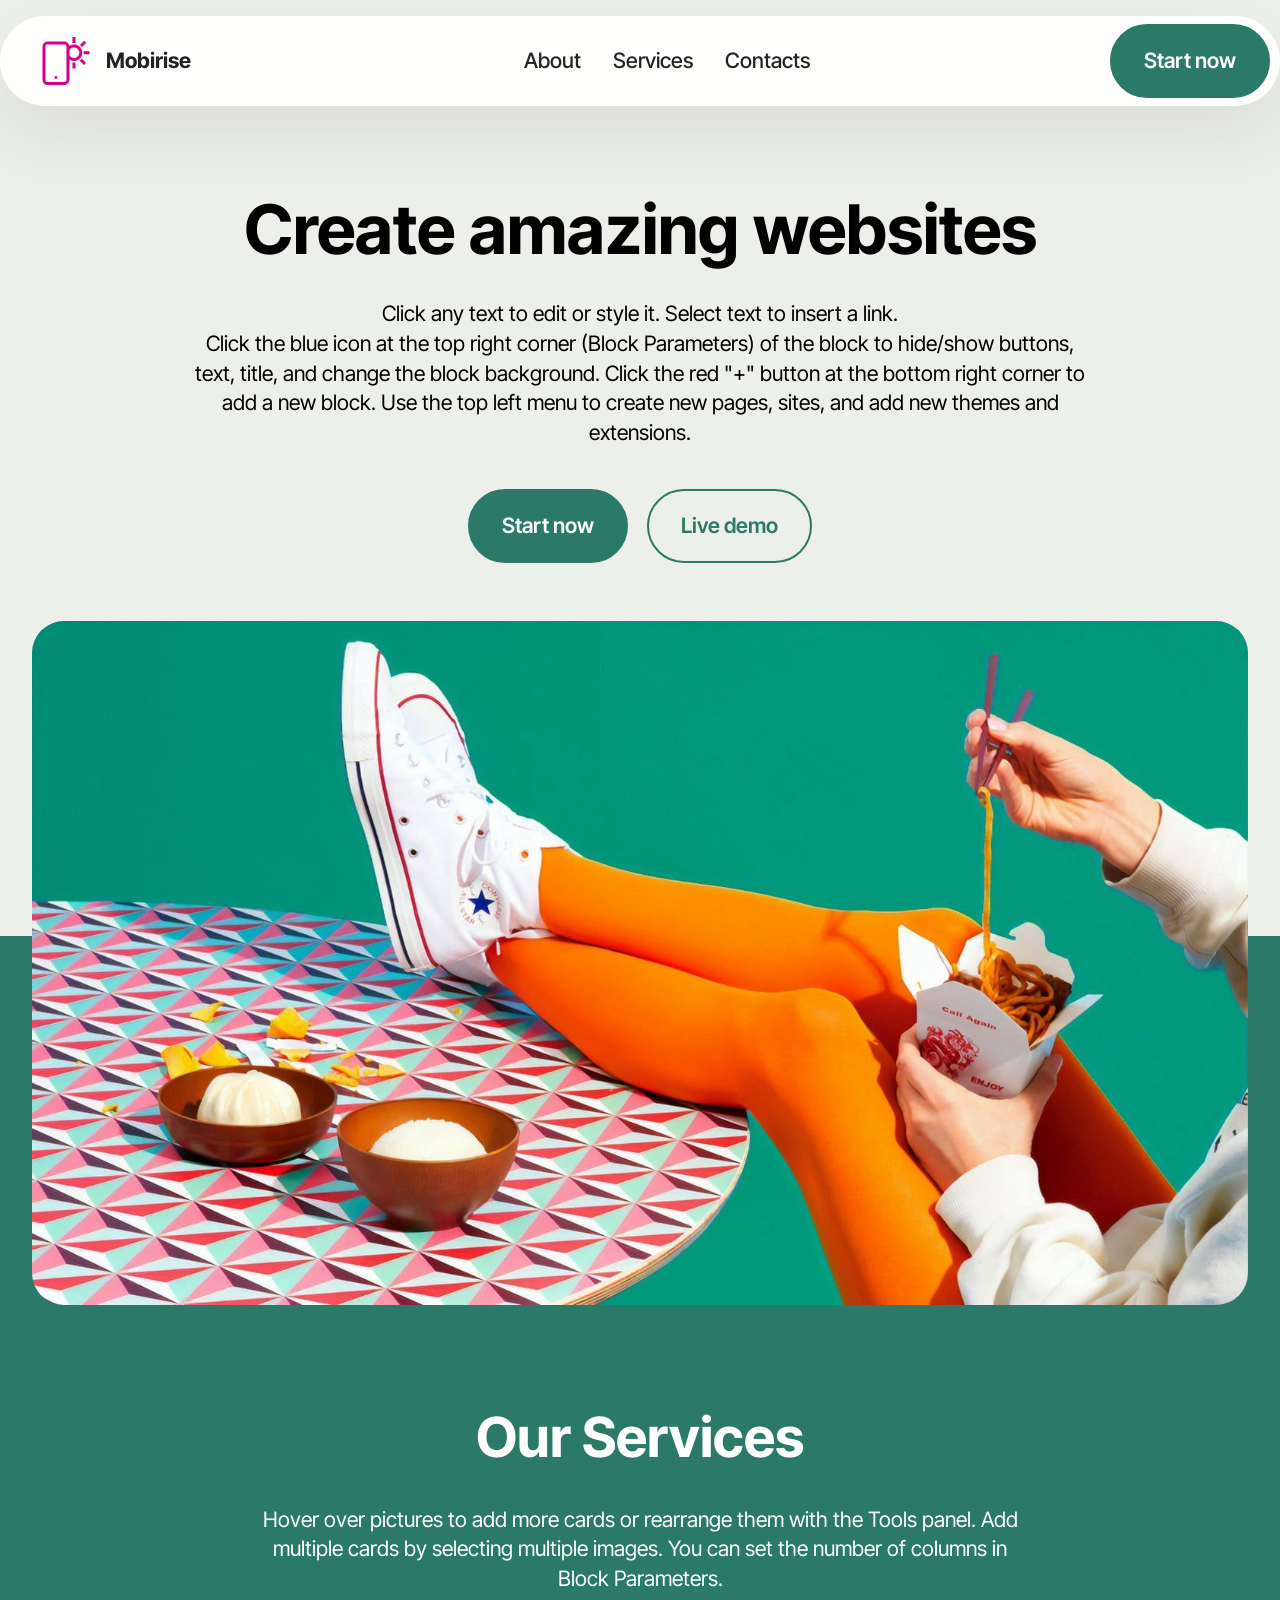
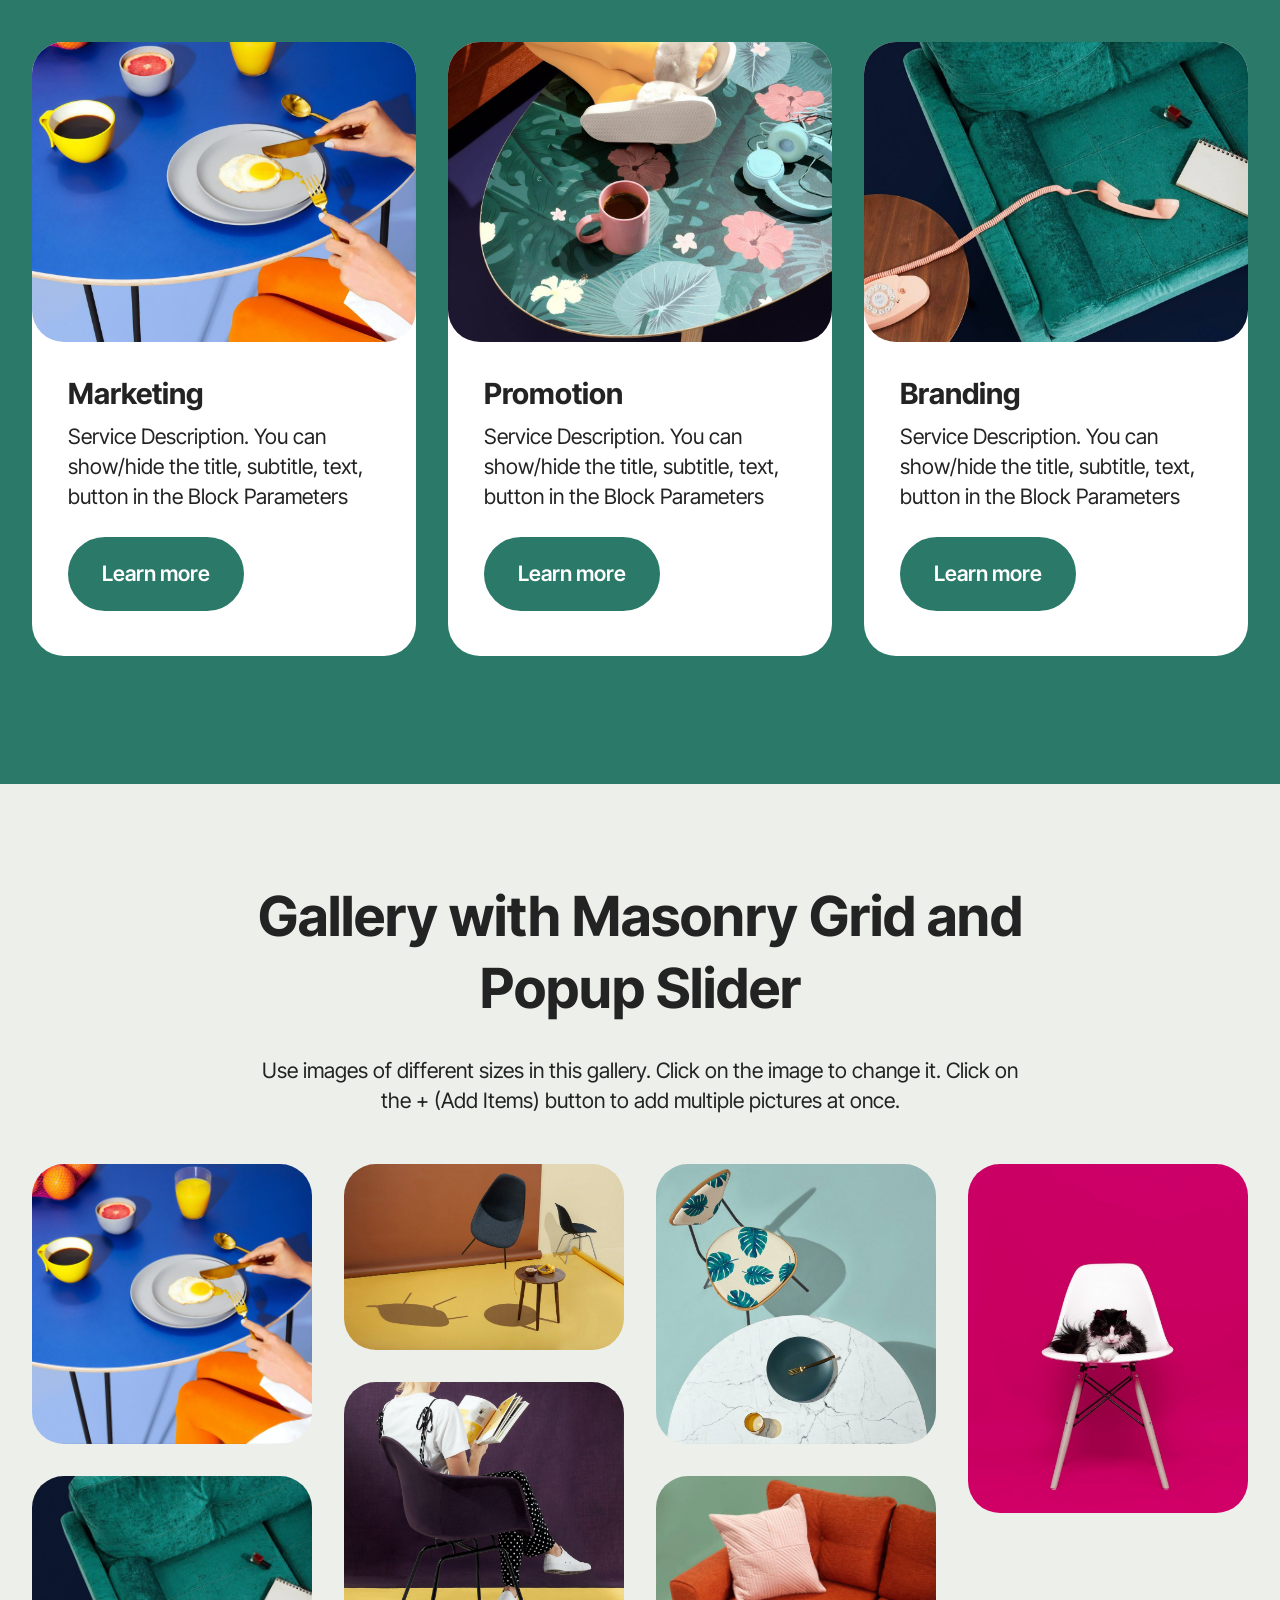
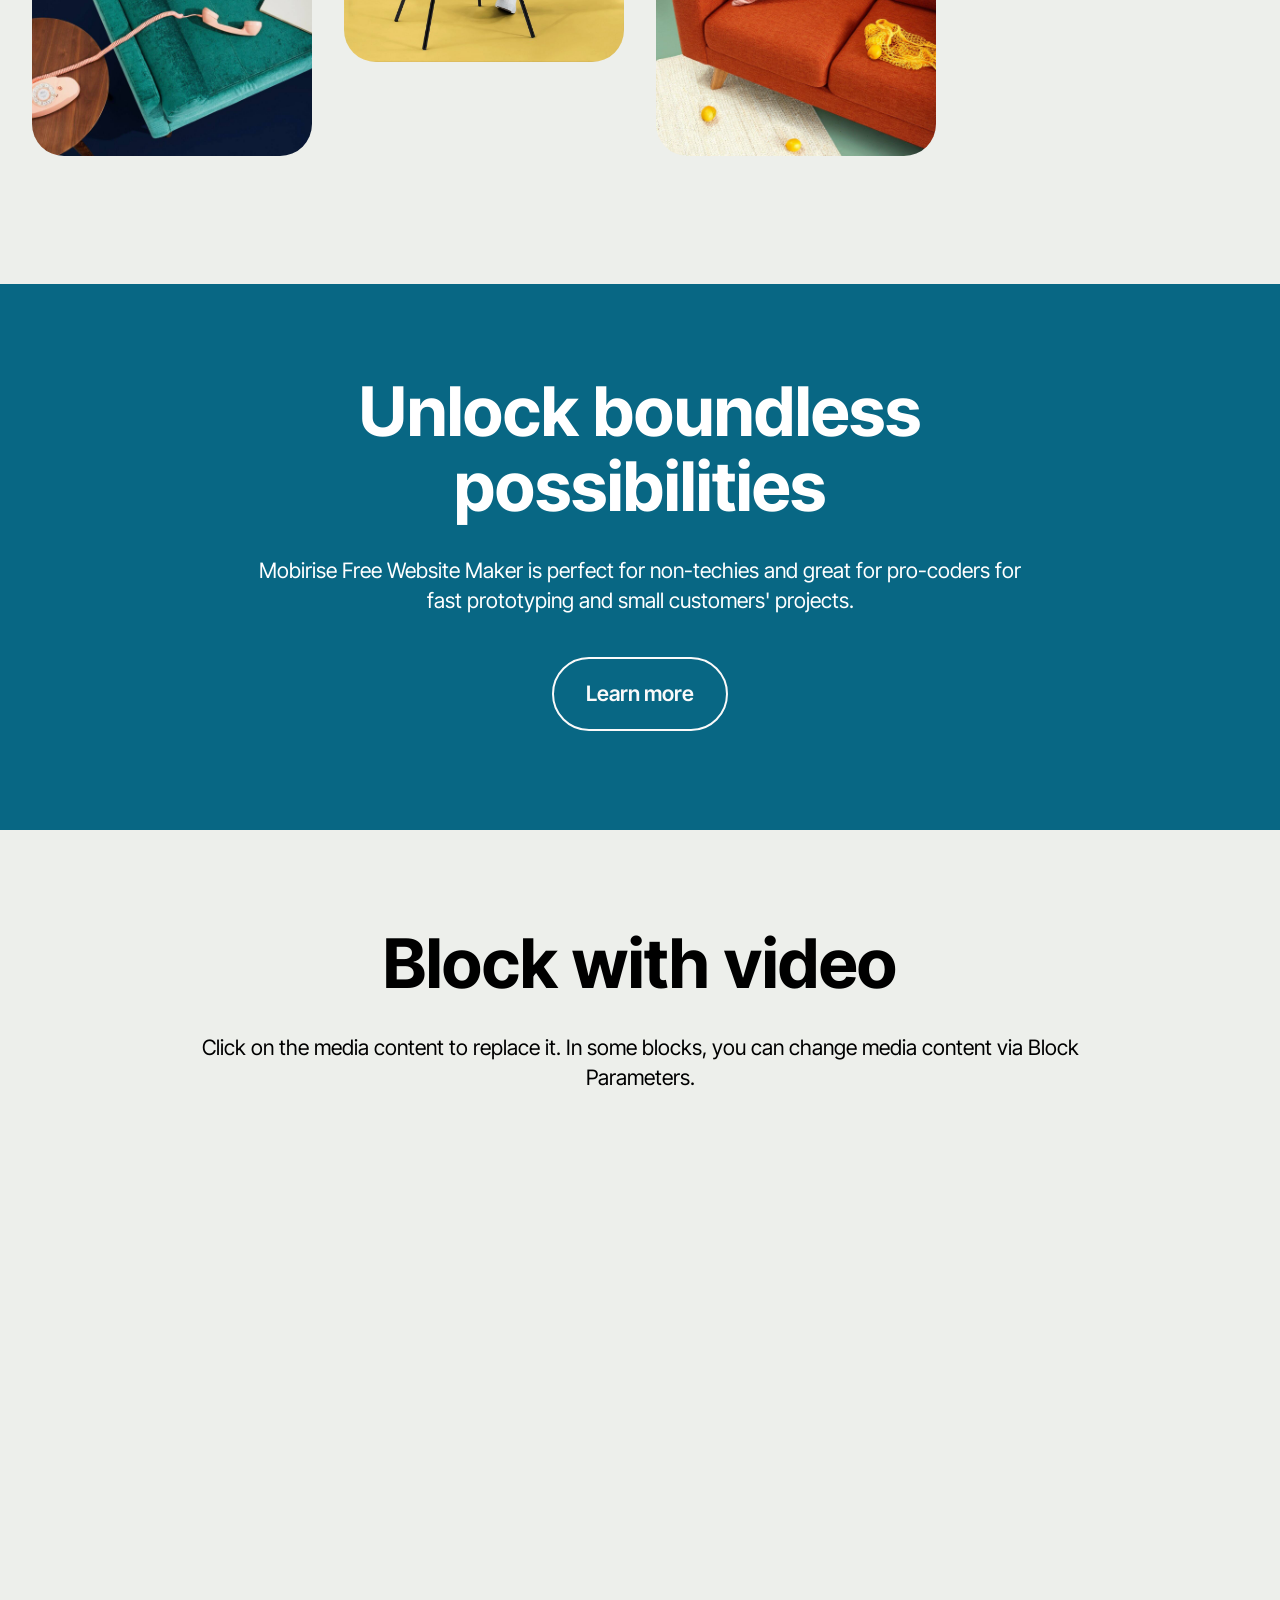
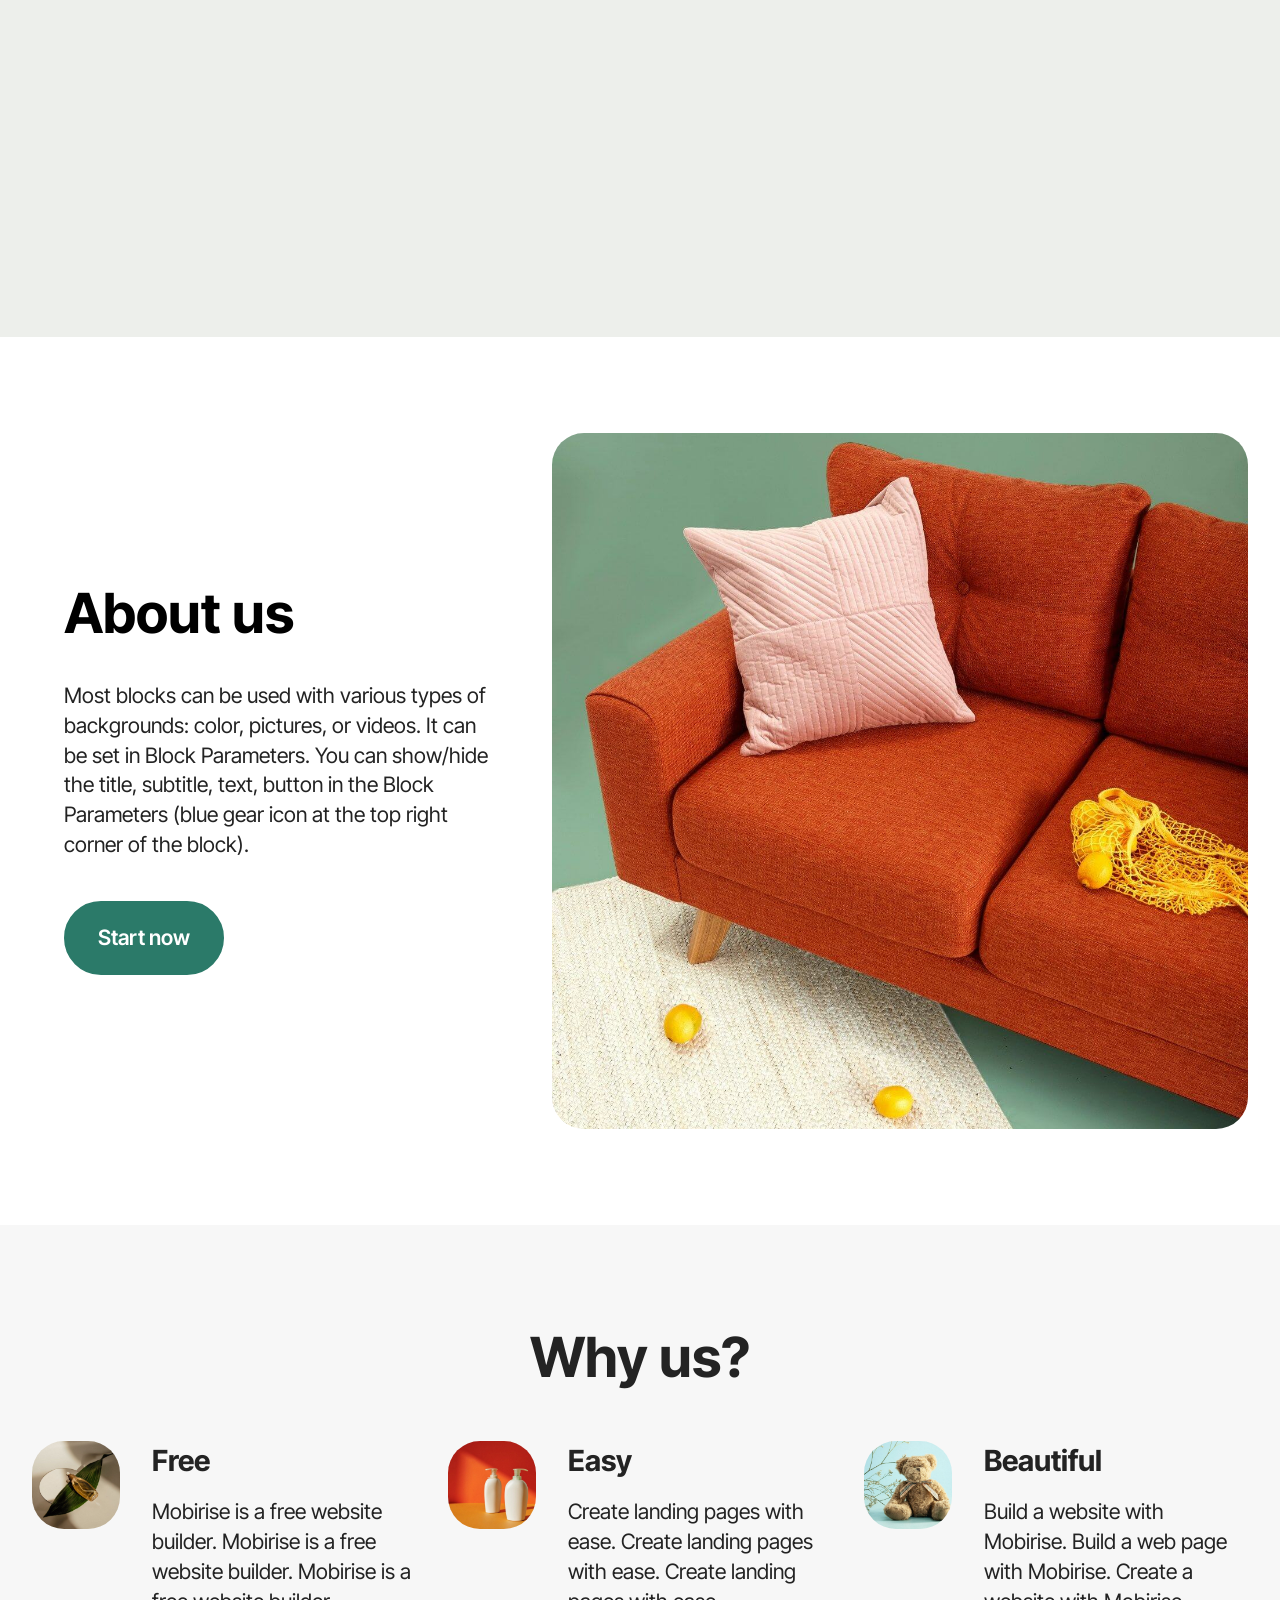
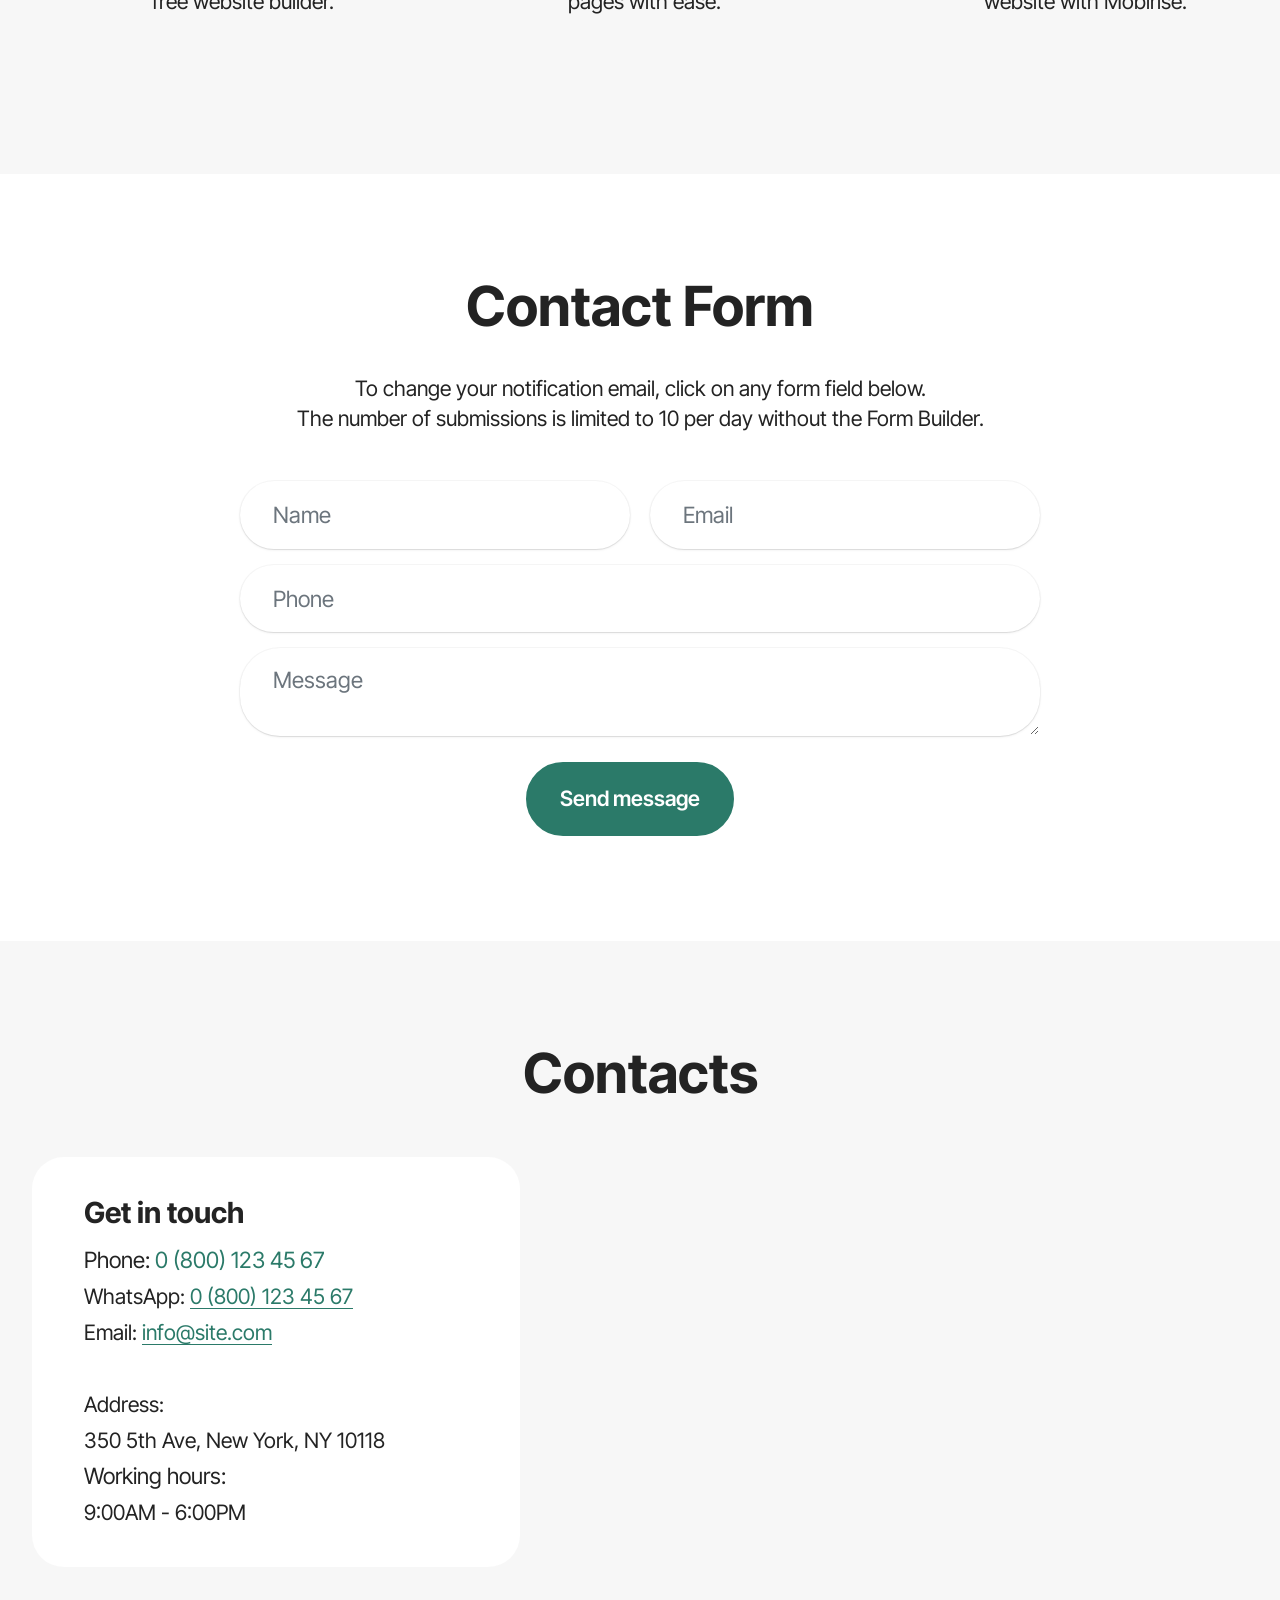
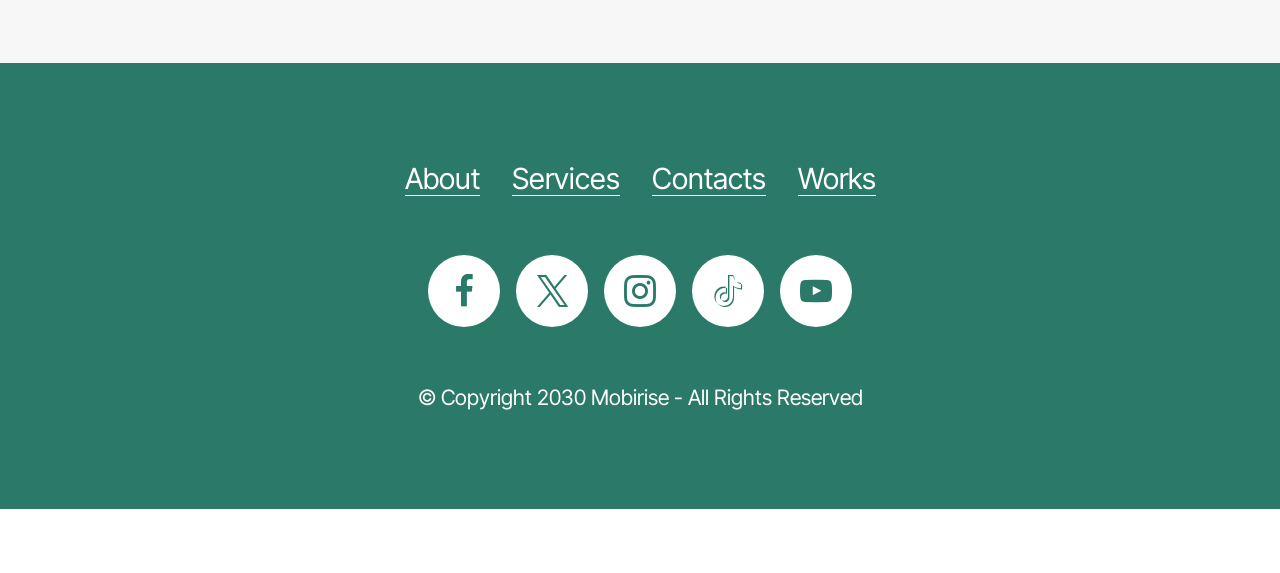
<file: index.html>
<!DOCTYPE html>
<html  >
<head>
  <!-- Site made with Mobirise Website Builder v6.1.9, https://mobirise.com -->
  <meta charset="UTF-8">
  <meta http-equiv="X-UA-Compatible" content="IE=edge">
  <meta name="generator" content="Mobirise v6.1.9, mobirise.com">
  <meta name="viewport" content="width=device-width, initial-scale=1, minimum-scale=1">
  <link rel="shortcut icon" href="assets/images/logo.png" type="image/x-icon">
  <meta name="description" content="">
  
  
  <title>Home</title>
  <link rel="stylesheet" href="assets/web/assets/mobirise-icons2/mobirise2.css">
  <link rel="stylesheet" href="assets/bootstrap/css/bootstrap.min.css">
  <link rel="stylesheet" href="assets/animatecss/animate.css">
  <link rel="stylesheet" href="assets/dropdown/css/style.css">
  <link rel="stylesheet" href="assets/socicon/css/styles.css">
  <link rel="stylesheet" href="assets/theme/css/style.css">
  <link rel="stylesheet" href="assets/gallery/style.css">
  <link rel="preload" href="https://fonts.googleapis.com/css?family=Inter+Tight:100,200,300,400,500,600,700,800,900,100i,200i,300i,400i,500i,600i,700i,800i,900i&display=swap" as="style" onload="this.onload=null;this.rel='stylesheet'">
  <noscript><link rel="stylesheet" href="https://fonts.googleapis.com/css?family=Inter+Tight:100,200,300,400,500,600,700,800,900,100i,200i,300i,400i,500i,600i,700i,800i,900i&display=swap"></noscript>
  <link rel="preload" as="style" href="assets/mobirise/css/mbr-additional.css?v=xXEJKE"><link rel="stylesheet" href="assets/mobirise/css/mbr-additional.css?v=xXEJKE" type="text/css">

  
  
  
</head>
<body>
  
  <section data-bs-version="5.1" class="menu menu2 cid-tJS6tZXiPa" once="menu" id="menu02-0">
	

	<nav class="navbar navbar-dropdown navbar-fixed-top navbar-expand-lg">
		<div class="container">
			<div class="navbar-brand">
				<span class="navbar-logo">
					<a href="https://mobirise.com">
						<img src="assets/images/logo.png" alt="Mobirise Website Builder" style="height: 3rem;">
					</a>
				</span>
				<span class="navbar-caption-wrap"><a class="navbar-caption text-black display-4" href="index.html#header05-1">Mobirise</a></span>
			</div>
			<button class="navbar-toggler" type="button" data-toggle="collapse" data-bs-toggle="collapse" data-target="#navbarSupportedContent" data-bs-target="#navbarSupportedContent" aria-controls="navbarNavAltMarkup" aria-expanded="false" aria-label="Toggle navigation">
				<div class="hamburger">
					<span></span>
					<span></span>
					<span></span>
					<span></span>
				</div>
			</button>
			<div class="collapse navbar-collapse" id="navbarSupportedContent">
				<ul class="navbar-nav nav-dropdown" data-app-modern-menu="true"><li class="nav-item">
						<a class="nav-link link text-black text-primary display-4" href="index.html#header01-7">About</a>
					</li>
					<li class="nav-item">
						<a class="nav-link link text-black text-primary display-4" href="index.html#features04-w" aria-expanded="false">Services</a>
					</li>
					<li class="nav-item">
						<a class="nav-link link text-black text-primary display-4" href="index.html#contacts02-9">Contacts</a>
					</li></ul>
				
				<div class="navbar-buttons mbr-section-btn"><a class="btn btn-primary display-4" href="index.html#form02-6"> Start now</a></div>
			</div>
		</div>
	</nav>
</section>

<section data-bs-version="5.1" class="header5 cid-tJS6uM4N87" id="header05-1">
	

	
	
	<div class="topbg"></div>
	<div class="align-center container">
		<div class="row justify-content-center">
			<div class="col-md-12 col-lg-9">
				<h1 class="mbr-section-title mbr-fonts-style mb-4 display-1"><strong>Create amazing websites</strong></h1>
				<p class="mbr-text mbr-fonts-style mb-4 display-7">Click any text to edit or style it. Select text to insert a link.
<br>Click the blue icon at the top right corner (Block Parameters) of the block to hide/show buttons, text, title, and change the block background. Click the red "+" button at the bottom right corner to add a new block. Use the top left menu to create new pages, sites, and add new themes and extensions.</p>
				<div class="mbr-section-btn mt-3"><a class="btn btn-primary display-7" href="index.html#form02-6">Start now</a> <a class="btn btn-primary-outline display-7" href="index.html#gallery02-v">Live demo</a></div>
			</div>
		</div>
		<div class="row mt-5 justify-content-center">
			<div class="col-12 col-lg-12">
				<img src="assets/images/11.jpg" alt="Mobirise Website Builder" title="">
			</div>
		</div>
	</div>
</section>

<section data-bs-version="5.1" class="features4 cid-tMlEXTHLbS" id="features04-w">
	
	
	<div class="container">
		<div class="row justify-content-center">
			<div class="col-12 content-head">
				<div class="mbr-section-head mb-5">
					<h4 class="mbr-section-title mbr-fonts-style align-center mb-0 display-2"><strong>Our Services</strong></h4>
					<h5 class="mbr-section-subtitle mbr-fonts-style align-center mb-0 mt-4 display-7">Hover over pictures to add more cards or rearrange them with the Tools panel. Add multiple cards by selecting multiple images. You can set the number of columns in Block Parameters.</h5>
					
				</div>
			</div>
		</div>
		<div class="row">
			<div class="item features-image col-12 col-md-6 col-lg-4">
				<div class="item-wrapper">
					<div class="item-img">
						<img src="assets/images/gallery03.jpg" alt="Mobirise Website Builder">
					</div>
					<div class="item-content">
						<h5 class="item-title mbr-fonts-style display-5">
							<strong>Marketing</strong>
						</h5>
						
						<p class="mbr-text mbr-fonts-style display-7">
							Service Description. You can show/hide the title, subtitle, text, button in the Block Parameters
						</p>
						<div class="mbr-section-btn item-footer"><a href="" class="btn item-btn btn-primary display-7">Learn more</a></div>
					</div>

				</div>
			</div>
			<div class="item features-image col-12 col-md-6 col-lg-4">
				<div class="item-wrapper">
					<div class="item-img">
						<img src="assets/images/gallery05.jpg" alt="Mobirise Website Builder">
					</div>
					<div class="item-content">
						<h5 class="item-title mbr-fonts-style display-5">
							<strong>Promotion</strong>
						</h5>
						
						<p class="mbr-text mbr-fonts-style display-7">
							Service Description. You can show/hide the title, subtitle, text, button in the Block Parameters
						</p>
						<div class="mbr-section-btn item-footer"><a href="" class="btn item-btn btn-primary display-7">Learn more</a></div>
					</div>
				</div>
			</div>
			<div class="item features-image col-12 col-md-6 col-lg-4">
				<div class="item-wrapper">
					<div class="item-img">
						<img src="assets/images/gallery02.jpg" alt="Mobirise Website Builder">
					</div>
					<div class="item-content">
						<h5 class="item-title mbr-fonts-style display-5">
							<strong>Branding</strong>
						</h5>
						
						<p class="mbr-text mbr-fonts-style display-7">
							Service Description. You can show/hide the title, subtitle, text, button in the Block Parameters<br>
						</p>
						<div class="mbr-section-btn item-footer"><a href="" class="btn item-btn btn-primary display-7">Learn more</a></div>
					</div>
				</div>
			</div>
		</div>
	</div>
</section>

<section data-bs-version="5.1" class="gallery1 mbr-gallery cid-tMlDYtQ5fF" id="gallery02-v">
    

    
    

    <div class="container-fluid">
        <div class="row justify-content-center">
            <div class="col-12 content-head">
                <div class="mbr-section-head mb-5">
                    <h3 class="mbr-section-title mbr-fonts-style align-center m-0 display-2"><strong>Gallery with Masonry Grid and Popup Slider</strong></h3>
                    <h4 class="mbr-section-subtitle mbr-fonts-style align-center mb-0 mt-4 display-7">Use images of different sizes in this gallery. Click on the image to change it. Click on the + (Add Items) button to add multiple pictures at once.</h4>
                </div>
            </div>
        </div>
        <div class="row mbr-gallery mbr-masonry" data-masonry="{&quot;percentPosition&quot;: true }">
            <div class="col-12 col-md-6 col-lg-3 item gallery-image">
                <div class="item-wrapper" data-toggle="modal" data-bs-toggle="modal" data-target="#v3Odc7u1sq-modal" data-bs-target="#v3Odc7u1sq-modal">
                    <img class="w-100" src="assets/images/gallery03.jpg" alt="Mobirise Website Builder" data-slide-to="0" data-bs-slide-to="0" data-target="#lb-v3Odc7u1sq" data-bs-target="#lb-v3Odc7u1sq">
                    <div class="icon-wrapper">
                        <span class="mobi-mbri mobi-mbri-search mbr-iconfont mbr-iconfont-btn"></span>
                    </div>
                </div>
                
            </div>
            <div class="col-12 col-md-6 col-lg-3 item gallery-image">
                <div class="item-wrapper" data-toggle="modal" data-bs-toggle="modal" data-target="#v3Odc7u1sq-modal" data-bs-target="#v3Odc7u1sq-modal">
                    <img class="w-100" src="assets/images/gallery13.jpg" alt="Mobirise Website Builder" data-slide-to="1" data-bs-slide-to="1" data-target="#lb-v3Odc7u1sq" data-bs-target="#lb-v3Odc7u1sq">
                    <div class="icon-wrapper">
                        <span class="mobi-mbri mobi-mbri-search mbr-iconfont mbr-iconfont-btn"></span>
                    </div>
                </div>
                
            </div>
            <div class="col-12 col-md-6 col-lg-3 item gallery-image">
                <div class="item-wrapper" data-toggle="modal" data-bs-toggle="modal" data-target="#v3Odc7u1sq-modal" data-bs-target="#v3Odc7u1sq-modal">
                    <img class="w-100" src="assets/images/gallery10.jpg" alt="Mobirise Website Builder" data-slide-to="2" data-bs-slide-to="2" data-target="#lb-v3Odc7u1sq" data-bs-target="#lb-v3Odc7u1sq">
                    <div class="icon-wrapper">
                        <span class="mobi-mbri mobi-mbri-search mbr-iconfont mbr-iconfont-btn"></span>
                    </div>
                </div>
                
            </div>
            <div class="col-12 col-md-6 col-lg-3 item gallery-image">
                <div class="item-wrapper" data-toggle="modal" data-bs-toggle="modal" data-target="#v3Odc7u1sq-modal" data-bs-target="#v3Odc7u1sq-modal">
                    <img class="w-100" src="assets/images/gallery08.jpg" alt="Mobirise Website Builder" data-slide-to="3" data-bs-slide-to="3" data-target="#lb-v3Odc7u1sq" data-bs-target="#lb-v3Odc7u1sq">
                    <div class="icon-wrapper">
                        <span class="mobi-mbri mobi-mbri-search mbr-iconfont mbr-iconfont-btn"></span>
                    </div>
                </div>
                
            </div>
            <div class="col-12 col-md-6 col-lg-3 item gallery-image">
                <div class="item-wrapper" data-toggle="modal" data-bs-toggle="modal" data-target="#v3Odc7u1sq-modal" data-bs-target="#v3Odc7u1sq-modal">
                    <img class="w-100" src="assets/images/gallery06.jpg" alt="Mobirise Website Builder" data-slide-to="4" data-bs-slide-to="4" data-target="#lb-v3Odc7u1sq" data-bs-target="#lb-v3Odc7u1sq">
                    <div class="icon-wrapper">
                        <span class="mobi-mbri mobi-mbri-search mbr-iconfont mbr-iconfont-btn"></span>
                    </div>
                </div>
                
            </div>
            <div class="col-12 col-md-6 col-lg-3 item gallery-image">
                <div class="item-wrapper" data-toggle="modal" data-bs-toggle="modal" data-target="#v3Odc7u1sq-modal" data-bs-target="#v3Odc7u1sq-modal">
                    <img class="w-100" src="assets/images/gallery02.jpg" alt="Mobirise Website Builder" data-slide-to="5" data-bs-slide-to="5" data-target="#lb-v3Odc7u1sq" data-bs-target="#lb-v3Odc7u1sq">
                    <div class="icon-wrapper">
                        <span class="mobi-mbri mobi-mbri-search mbr-iconfont mbr-iconfont-btn"></span>
                    </div>
                </div>
                
            </div>
            <div class="col-12 col-md-6 col-lg-3 item gallery-image">
                <div class="item-wrapper" data-toggle="modal" data-bs-toggle="modal" data-target="#v3Odc7u1sq-modal" data-bs-target="#v3Odc7u1sq-modal">
                    <img class="w-100" src="assets/images/gallery01.jpg" alt="Mobirise Website Builder" data-slide-to="6" data-bs-slide-to="6" data-target="#lb-v3Odc7u1sq" data-bs-target="#lb-v3Odc7u1sq">
                    <div class="icon-wrapper">
                        <span class="mobi-mbri mobi-mbri-search mbr-iconfont mbr-iconfont-btn"></span>
                    </div>
                </div>
                
            </div>
        </div>

        <div class="modal mbr-slider" tabindex="-1" role="dialog" aria-hidden="true" id="v3Odc7u1sq-modal">
            <div class="modal-dialog" role="document">
                <div class="modal-content">
                    <div class="modal-body">
                        <div class="carousel slide" id="lb-v3Odc7u1sq" data-interval="5000" data-bs-interval="5000">
                            <div class="carousel-inner">
                                <div class="carousel-item active">
                                    <img class="d-block w-100" src="assets/images/gallery03.jpg" alt="Mobirise Website Builder">
                                </div>
                                <div class="carousel-item">
                                    <img class="d-block w-100" src="assets/images/gallery13.jpg" alt="Mobirise Website Builder">
                                </div>
                                <div class="carousel-item">
                                    <img class="d-block w-100" src="assets/images/gallery10.jpg" alt="Mobirise Website Builder">
                                </div>
                                <div class="carousel-item">
                                    <img class="d-block w-100" src="assets/images/gallery08.jpg" alt="Mobirise Website Builder">
                                </div>
                                <div class="carousel-item">
                                    <img class="d-block w-100" src="assets/images/gallery06.jpg" alt="Mobirise Website Builder">
                                </div>
                                <div class="carousel-item">
                                    <img class="d-block w-100" src="assets/images/gallery02.jpg" alt="Mobirise Website Builder">
                                </div>
                                <div class="carousel-item">
                                    <img class="d-block w-100" src="assets/images/gallery01.jpg" alt="Mobirise Website Builder">
                                </div>
                            </div>
                            <ol class="carousel-indicators">
                                <li data-slide-to="0" data-bs-slide-to="0" class="active" data-target="#lb-v3Odc7u1sq" data-bs-target="#lb-v3Odc7u1sq"></li>
                                <li data-slide-to="1" data-bs-slide-to="1" data-target="#lb-v3Odc7u1sq" data-bs-target="#lb-v3Odc7u1sq"></li>
                                <li data-slide-to="2" data-bs-slide-to="2" data-target="#lb-v3Odc7u1sq" data-bs-target="#lb-v3Odc7u1sq"></li>
                                <li data-slide-to="3" data-bs-slide-to="3" data-target="#lb-v3Odc7u1sq" data-bs-target="#lb-v3Odc7u1sq"></li>
                                <li data-slide-to="4" data-bs-slide-to="4" data-target="#lb-v3Odc7u1sq" data-bs-target="#lb-v3Odc7u1sq"></li>
                                <li data-slide-to="5" data-bs-slide-to="5" data-target="#lb-v3Odc7u1sq" data-bs-target="#lb-v3Odc7u1sq"></li>
                                <li data-slide-to="6" data-bs-slide-to="6" data-target="#lb-v3Odc7u1sq" data-bs-target="#lb-v3Odc7u1sq"></li>
                            </ol>
                            <a role="button" href="" class="close" data-dismiss="modal" data-bs-dismiss="modal" aria-label="Close">
                            </a>
                            <a class="carousel-control-prev carousel-control" role="button" data-slide="prev" data-bs-slide="prev" href="#lb-v3Odc7u1sq">
                                <span class="mobi-mbri mobi-mbri-arrow-prev" aria-hidden="true"></span>
                                <span class="sr-only visually-hidden">Previous</span>
                            </a>
                            <a class="carousel-control-next carousel-control" role="button" data-slide="next" data-bs-slide="next" href="#lb-v3Odc7u1sq">
                                <span class="mobi-mbri mobi-mbri-arrow-next" aria-hidden="true"></span>
                                <span class="sr-only visually-hidden">Next</span>
                            </a>
                        </div>
                    </div>
                </div>
            </div>
        </div>
    </div>
</section>

<section data-bs-version="5.1" class="header09 cid-tLAX5BnXkJ" id="header09-q">
	
	
	<div class="container">
		<div class="row">
			<div class="content-wrap col-12 col-md-8">
				<h1 class="mbr-section-title mbr-fonts-style mbr-white mb-4 display-1"><strong>Unlock boundless possibilities</strong></h1>
				
				<p class="mbr-fonts-style mbr-text mbr-white mb-4 display-7">
					Mobirise Free Website Maker is perfect for non-techies and great for pro-coders for fast prototyping and small customers' projects.
				</p>
				<div class="mbr-section-btn"><a class="btn btn-white-outline display-7" href="https://mobiri.se">Learn more</a></div>
			</div>
		</div>
	</div>
</section>

<section data-bs-version="5.1" class="header7 cid-tLeaLmEeFr" id="header07-h">
  

  
  
  
  <div class="align-center container">
    <div class="row justify-content-center">
      <div class="col-md-12 col-lg-9 mb-5">
        <h1 class="mbr-section-title mbr-fonts-style display-1"><strong>Block with video</strong>
        </h1>
        <p class="mbr-text mbr-fonts-style mt-4 display-7">
          Click on the media content to replace it. In some blocks, you can change media content via Block Parameters.
        </p>
        
      </div>
    </div>

    <div class="row justify-content-center">
      <div class="mbr-figure col-12 col-md-12"><iframe class="mbr-embedded-video" src="https://www.youtube.com/embed/sGpPgQeEyOc?rel=0&amp;amp;mute=1&amp;showinfo=0&amp;autoplay=1&amp;loop=1&amp;playlist=sGpPgQeEyOc" width="1280" height="720" frameborder="0" allowfullscreen></iframe></div>
    </div>
  </div>
</section>

<section data-bs-version="5.1" class="header1 cid-tJS9vXDdRK" id="header01-7">
	

	
	

	<div class="container">
		<div class="row justify-content-center">
			<div class="col-12 col-md-12 col-lg-7 image-wrapper">
				<img class="w-100" src="assets/images/gallery01.jpg" alt="Mobirise Website Builder">
			</div>
			<div class="col-12 col-lg col-md-12">
				<div class="text-wrapper align-left">
					<h1 class="mbr-section-title mbr-fonts-style mb-4 display-2"><strong>About us</strong></h1>
					<p class="mbr-text mbr-fonts-style mb-4 display-7">
						Most blocks can be used with various types of backgrounds: color, pictures, or videos. It can be set in Block Parameters.&nbsp;You can show/hide the title, subtitle, text, button in the Block Parameters (blue gear icon at the top right corner of the block).&nbsp;</p>
					<div class="mbr-section-btn mt-3"><a class="btn btn-primary display-7" href="https://mobiri.se">Start now</a></div>
				</div>
			</div>
		</div>
	</div>
</section>

<section data-bs-version="5.1" class="features15 cid-tLek7gQhG7" id="features015-m">
	

	
	
	<div class="container">
		<div class="mbr-section-head mb-5">
			<h4 class="mbr-section-title mbr-fonts-style align-center mb-0 display-2">
			  <strong>Why us?</strong></h4>
			
		  </div>
		<div class="row justify-content-center">
			<div class="item features-without-image col-12 col-lg-4">
				<div class="item-wrapper">
					<div class="img-wrapper">
						<img src="assets/images/shop1.jpg" alt="Mobirise Website Builder">
					</div>
					<div class="card-box">
						<h4 class="card-title mbr-fonts-style mb-3 display-5">
							<strong>Free</strong></h4>
						<h5 class="card-text mbr-fonts-style display-7">
							Mobirise is a free website builder. Mobirise is a free website builder. Mobirise is a free website builder.</h5>
					</div>
				</div>
			</div>
			<div class="item features-without-image col-12 col-lg-4">
				<div class="item-wrapper">
					<div class="img-wrapper">
						<img src="assets/images/shop2.jpg" alt="Mobirise Website Builder">
					</div>
					<div class="card-box">
						<h4 class="card-title mbr-fonts-style mb-3 display-5">
							<strong>Easy</strong></h4>
						<h5 class="card-text mbr-fonts-style display-7">
							Create landing pages with ease. Create landing pages with ease. Create landing pages with ease.<br><br></h5>
					</div>
				</div>
			</div>
			<div class="item features-without-image col-12 col-lg-4">
				<div class="item-wrapper">
					<div class="img-wrapper">
						<img src="assets/images/shop3.jpg" alt="Mobirise Website Builder">
					</div>
					<div class="card-box">
						<h4 class="card-title mbr-fonts-style mb-3 display-5">
							<strong>Beautiful</strong></h4>
						<h5 class="card-text mbr-fonts-style display-7">
							Build a website with Mobirise. Build a web page with Mobirise. Create a website with Mobirise.</h5>
					</div>
				</div>
			</div>
		</div>
	</div>
</section>

<section data-bs-version="5.1" class="form5 cid-tJS9pBcTSa" id="form02-6">
    
    
    <div class="container">
        <div class="mbr-section-head mb-5">
            <h3 class="mbr-section-title mbr-fonts-style align-center mb-0 display-2">
                <strong>Contact Form</strong></h3>
            <h4 class="mbr-section-subtitle mbr-fonts-style align-center mb-0 mt-4 display-7">To change your notification email, click on any form field below.
<div>The number of submissions is limited to 10 per day without the Form Builder.</div></h4>
        </div>
        <div class="row justify-content-center mt-4">
            <div class="col-lg-8 mx-auto mbr-form">
                <form action="https://mobirise.eu/" method="POST" class="mbr-form form-with-styler" data-verified="">
                    <div class="row">
                        
                        <div hidden="hidden" data-form-alert-danger="" class="alert alert-danger col-12">
                            Oops...! some problem!
                        </div>
                    </div>
                    <div class="dragArea row">
                        <div class="col-md col-sm-12 form-group mb-3" data-for="name">
                            <input type="text" name="name" placeholder="Name" data-form-field="name" class="form-control" value="" id="name-form02-6">
                        </div>
                        <div class="col-md col-sm-12 form-group mb-3" data-for="email">
                            <input type="email" name="email" placeholder="Email" data-form-field="email" class="form-control" value="" id="email-form02-6">
                        </div>
                        <div class="col-12 form-group mb-3" data-for="phone">
                            <input type="tel" name="phone" placeholder="Phone" data-form-field="phone" class="form-control" value="" id="phone-form02-6">
                        </div>
                        <div class="col-12 form-group mb-3" data-for="textarea">
                            <textarea name="textarea" placeholder="Message" data-form-field="textarea" class="form-control" id="textarea-form02-6"></textarea>
                        </div>
                        <div class="col-lg-12 col-md-12 col-sm-12 align-center mbr-section-btn">
                            <button type="submit" class="btn btn-primary display-7">Send message</button>
                        </div>
                    </div>
                </form>
            </div>
        </div>
    </div>
</section>

<section data-bs-version="5.1" class="contacts2 map1 cid-tLdYHD757A" id="contacts02-9">

    

    
    <div class="container">
        <div class="mbr-section-head mb-5">
            <h3 class="mbr-section-title mbr-fonts-style align-center mb-0 display-2">
                <strong>Contacts</strong>
            </h3>
            
        </div>
        <div class="row justify-content-center mt-4">
            <div class="card col-12 col-md-5">
                <div class="card-wrapper">
                    <div class="text-wrapper">
                        <h5 class="cardTitle mbr-fonts-style mb-2 display-5">
                        <strong>Get in touch</strong></h5>
                    <ul class="list mbr-fonts-style display-7">
                        <li class="mbr-text item-wrap"><span style="font-size: 1.4rem;">Phone: </span><a href="tel:+12345678910" class="text-primary" style="font-size: 1.4rem;">0 (800) 123 45 67</a><br></li>
                        <li class="mbr-text item-wrap">WhatsApp: <a href="https://wa.me/12345678910" class="text-primary">0 (800) 123 45 67</a></li>
                        <li class="mbr-text item-wrap">Email: <a href="mailto:info@site.com" class="text-primary">info@site.com</a></li><li class="mbr-text item-wrap"><br></li>
                        <li class="mbr-text item-wrap">Address: </li><li class="mbr-text item-wrap">350 5th Ave, New York, NY 10118</li><li class="mbr-text item-wrap"><span style="font-size: 1.4rem;">Working hours:</span><br></li><li class="mbr-text item-wrap">9:00AM - 6:00PM</li>
                    </ul>
                    </div>
                </div>
            </div>
            <div class="map-wrapper col-12 col-md-7">
                <div class="google-map"><iframe frameborder="0" style="border:0" src="https://www.google.com/maps/embed?pb=!1m14!1m8!1m3!1d6045.3003145248895!2d-73.9884657!3d40.7477229!3m2!1i1024!2i768!4f13.1!3m3!1m2!1s0x89c259a9ac1f1b85%3A0x7e33d1c0e7af3be4!2zMzUwIDV0aCBBdmUsIE5ldyBZb3JrLCBOWSAxMDExOCwg0KHQqNCQ!5e0!3m2!1sru!2sru!4v1689597362021!5m2!1sen!2sen" allowfullscreen=""></iframe></div>
            </div>
        </div>
    </div>
</section>

<section data-bs-version="5.1" class="footer1 programm5 cid-tJS9NNcTLZ" once="footers" id="footer03-8">

        

    

    <div class="container">
        <div class="row">

            <div class="row-links mb-4">
                <ul class="header-menu">
                  
                  
                  
                  
                <li class="header-menu-item mbr-fonts-style display-5"><a href="index.html#header01-7" class="text-danger">About</a></li><li class="header-menu-item mbr-fonts-style display-5"><a href="index.html#features04-w" class="text-danger text-primary">Services</a></li><li class="header-menu-item mbr-fonts-style display-5"><a href="index.html#contacts02-9" class="text-danger">Contacts</a></li><li class="header-menu-item mbr-fonts-style display-5"><a href="index.html#gallery02-v" class="text-danger text-primary">Works</a></li></ul>
              </div>

            <div class="col-12">
                <div class="social-row">
                    <div class="soc-item">
                        <a href="https://mobiri.se/" target="_blank">
                            <span class="mbr-iconfont socicon socicon-facebook display-7"></span>
                        </a>
                    </div>
                    <div class="soc-item">
                        <a href="https://mobiri.se/" target="_blank">
                            <span class="mbr-iconfont socicon-twitter socicon"></span>
                        </a>
                    </div>
                    <div class="soc-item">
                        <a href="https://mobiri.se/" target="_blank">
                            <span class="mbr-iconfont socicon-instagram socicon"></span>
                        </a>
                    </div>
                    <div class="soc-item">
                        <a href="https://mobiri.se/" target="_blank">
                            <span class="mbr-iconfont socicon-tiktok socicon"></span>
                        </a>
                    </div>
                    <div class="soc-item">
                        <a href="https://mobiri.se/" target="_blank">
                            <span class="mbr-iconfont socicon-youtube socicon"></span>
                        </a>
                    </div>
                </div>
            </div>
            <div class="col-12 mt-5">
                <p class="mbr-fonts-style copyright display-7">
                    © Copyright 2030 Mobirise - All Rights Reserved
                </p>
            </div>
        </div>
    </div>
</section><section class="display-7" style="padding: 0;align-items: center;justify-content: center;flex-wrap: wrap;    align-content: center;display: flex;position: relative;height: 4rem;"><a href="https://mobiri.se/" style="flex: 1 1;height: 4rem;position: absolute;width: 100%;z-index: 1;"><img alt="" style="height: 4rem;" src="[data-uri]"></a><p style="margin: 0;text-align: center;" class="display-7">&#8204;</p><a style="z-index:1" href="https://mobirise.com/builder/ai-website-creator.html">Best AI Website Creator</a></section><script src="assets/bootstrap/js/bootstrap.bundle.min.js"></script>  <script src="assets/smoothscroll/smooth-scroll.js"></script>  <script src="assets/ytplayer/index.js"></script>  <script src="assets/dropdown/js/navbar-dropdown.js"></script>  <script src="assets/masonry/masonry.pkgd.min.js"></script>  <script src="assets/imagesloaded/imagesloaded.pkgd.min.js"></script>  <script src="assets/theme/js/script.js"></script>  <script src="assets/gallery/player.min.js"></script>  <script src="assets/gallery/script.js"></script>  
  
  
  <input name="animation" type="hidden">
  </body>
</html>
</file>
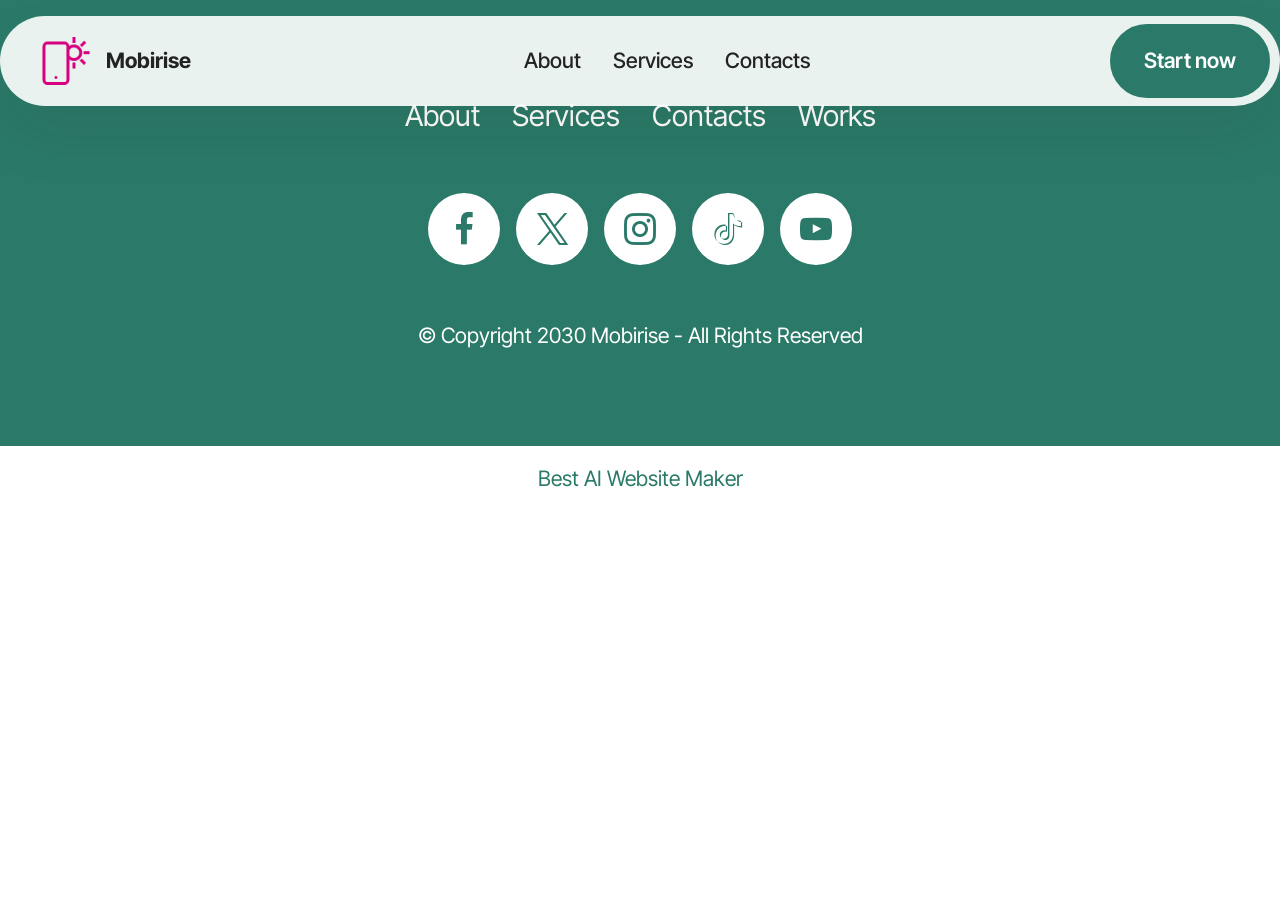
<file: page1.html>
<!DOCTYPE html>
<html  >
<head>
  <!-- Site made with Mobirise Website Builder v6.1.9, https://mobirise.com -->
  <meta charset="UTF-8">
  <meta http-equiv="X-UA-Compatible" content="IE=edge">
  <meta name="generator" content="Mobirise v6.1.9, mobirise.com">
  <meta name="viewport" content="width=device-width, initial-scale=1, minimum-scale=1">
  <link rel="shortcut icon" href="assets/images/logo.png" type="image/x-icon">
  <meta name="description" content="">
  
  
  <title>Test Page&nbsp;</title>
  <link rel="stylesheet" href="assets/web/assets/mobirise-icons2/mobirise2.css">
  <link rel="stylesheet" href="assets/bootstrap/css/bootstrap.min.css">
  <link rel="stylesheet" href="assets/animatecss/animate.css">
  <link rel="stylesheet" href="assets/dropdown/css/style.css">
  <link rel="stylesheet" href="assets/socicon/css/styles.css">
  <link rel="stylesheet" href="assets/theme/css/style.css">
  <link rel="preload" href="https://fonts.googleapis.com/css?family=Inter+Tight:100,200,300,400,500,600,700,800,900,100i,200i,300i,400i,500i,600i,700i,800i,900i&display=swap" as="style" onload="this.onload=null;this.rel='stylesheet'">
  <noscript><link rel="stylesheet" href="https://fonts.googleapis.com/css?family=Inter+Tight:100,200,300,400,500,600,700,800,900,100i,200i,300i,400i,500i,600i,700i,800i,900i&display=swap"></noscript>
  <link rel="preload" as="style" href="assets/mobirise/css/mbr-additional.css?v=Shead0"><link rel="stylesheet" href="assets/mobirise/css/mbr-additional.css?v=Shead0" type="text/css">

  
  
  
</head>
<body>
  
  <section data-bs-version="5.1" class="menu menu2 cid-tJS6tZXiPa" once="menu" id="menu02-1i">
	

	<nav class="navbar navbar-dropdown navbar-fixed-top navbar-expand-lg">
		<div class="container">
			<div class="navbar-brand">
				<span class="navbar-logo">
					<a href="https://mobirise.com">
						<img src="assets/images/logo.png" alt="Mobirise Website Builder" style="height: 3rem;">
					</a>
				</span>
				<span class="navbar-caption-wrap"><a class="navbar-caption text-black display-4" href="index.html#header05-1">Mobirise</a></span>
			</div>
			<button class="navbar-toggler" type="button" data-toggle="collapse" data-bs-toggle="collapse" data-target="#navbarSupportedContent" data-bs-target="#navbarSupportedContent" aria-controls="navbarNavAltMarkup" aria-expanded="false" aria-label="Toggle navigation">
				<div class="hamburger">
					<span></span>
					<span></span>
					<span></span>
					<span></span>
				</div>
			</button>
			<div class="collapse navbar-collapse" id="navbarSupportedContent">
				<ul class="navbar-nav nav-dropdown" data-app-modern-menu="true"><li class="nav-item">
						<a class="nav-link link text-black text-primary display-4" href="index.html#header01-7">About</a>
					</li>
					<li class="nav-item">
						<a class="nav-link link text-black text-primary display-4" href="index.html#features04-w" aria-expanded="false">Services</a>
					</li>
					<li class="nav-item">
						<a class="nav-link link text-black text-primary display-4" href="index.html#contacts02-9">Contacts</a>
					</li></ul>
				
				<div class="navbar-buttons mbr-section-btn"><a class="btn btn-primary display-4" href="index.html#form02-6"> Start now</a></div>
			</div>
		</div>
	</nav>
</section>

<section data-bs-version="5.1" class="footer1 programm5 cid-tJS9NNcTLZ" once="footers" id="footer03-1j">

        

    

    <div class="container">
        <div class="row">

            <div class="row-links mb-4">
                <ul class="header-menu">
                  
                  
                  
                  
                <li class="header-menu-item mbr-fonts-style display-5"><a href="index.html#header01-7" class="text-danger">About</a></li><li class="header-menu-item mbr-fonts-style display-5"><a href="index.html#features04-w" class="text-danger text-primary">Services</a></li><li class="header-menu-item mbr-fonts-style display-5"><a href="index.html#contacts02-9" class="text-danger">Contacts</a></li><li class="header-menu-item mbr-fonts-style display-5"><a href="index.html#gallery02-v" class="text-danger text-primary">Works</a></li></ul>
              </div>

            <div class="col-12">
                <div class="social-row">
                    <div class="soc-item">
                        <a href="https://mobiri.se/" target="_blank">
                            <span class="mbr-iconfont socicon socicon-facebook display-7"></span>
                        </a>
                    </div>
                    <div class="soc-item">
                        <a href="https://mobiri.se/" target="_blank">
                            <span class="mbr-iconfont socicon-twitter socicon"></span>
                        </a>
                    </div>
                    <div class="soc-item">
                        <a href="https://mobiri.se/" target="_blank">
                            <span class="mbr-iconfont socicon-instagram socicon"></span>
                        </a>
                    </div>
                    <div class="soc-item">
                        <a href="https://mobiri.se/" target="_blank">
                            <span class="mbr-iconfont socicon-tiktok socicon"></span>
                        </a>
                    </div>
                    <div class="soc-item">
                        <a href="https://mobiri.se/" target="_blank">
                            <span class="mbr-iconfont socicon-youtube socicon"></span>
                        </a>
                    </div>
                </div>
            </div>
            <div class="col-12 mt-5">
                <p class="mbr-fonts-style copyright display-7">
                    © Copyright 2030 Mobirise - All Rights Reserved
                </p>
            </div>
        </div>
    </div>
</section><section class="display-7" style="padding: 0;align-items: center;justify-content: center;flex-wrap: wrap;    align-content: center;display: flex;position: relative;height: 4rem;"><a href="https://mobiri.se/" style="flex: 1 1;height: 4rem;position: absolute;width: 100%;z-index: 1;"><img alt="" style="height: 4rem;" src="[data-uri]"></a><p style="margin: 0;text-align: center;" class="display-7">&#8204;</p><a style="z-index:1" href="https://mobirise.com/builder/ai-website-maker.html">Best AI Website Maker</a></section><script src="assets/bootstrap/js/bootstrap.bundle.min.js"></script>  <script src="assets/smoothscroll/smooth-scroll.js"></script>  <script src="assets/ytplayer/index.js"></script>  <script src="assets/dropdown/js/navbar-dropdown.js"></script>  <script src="assets/theme/js/script.js"></script>  
  
  
  <input name="animation" type="hidden">
  </body>
</html>
</file>
<file: assets/web/assets/mobirise-icons2/mobirise2.css>
@font-face {
  font-family: 'Moririse2';
  font-display: swap;
  src:  url('mobirise2.eot?f2bix4');
  src:  url('mobirise2.eot?f2bix4#iefix') format('embedded-opentype'),
    url('mobirise2.woff2?f2bix4') format('woff2'),
    url('mobirise2.woff?f2bix4') format('woff'),
    url('mobirise2.ttf?f2bix4') format('truetype'),
    url('mobirise2.svg?f2bix4#mobirise2') format('svg');
  font-weight: normal;
  font-style: normal;
}

[class^="mobi-"], [class*=" mobi-"] {
  /* use !important to prevent issues with browser extensions that change fonts */
  font-family: 'Moririse2' !important;
  speak: none;
  font-style: normal;
  font-weight: normal;
  font-variant: normal;
  text-transform: none;
  line-height: 1;

  /* Better Font Rendering =========== */
  -webkit-font-smoothing: antialiased;
  -moz-osx-font-smoothing: grayscale;
}

.mobi-mbri-add-submenu:before {
  content: "\e900";
}
.mobi-mbri-alert:before {
  content: "\e901";
}
.mobi-mbri-align-center:before {
  content: "\e902";
}
.mobi-mbri-align-justify:before {
  content: "\e903";
}
.mobi-mbri-align-left:before {
  content: "\e904";
}
.mobi-mbri-align-right:before {
  content: "\e905";
}
.mobi-mbri-android:before {
  content: "\e906";
}
.mobi-mbri-apple:before {
  content: "\e907";
}
.mobi-mbri-arrow-down:before {
  content: "\e908";
}
.mobi-mbri-arrow-next:before {
  content: "\e909";
}
.mobi-mbri-arrow-prev:before {
  content: "\e90a";
}
.mobi-mbri-arrow-up:before {
  content: "\e90b";
}
.mobi-mbri-bold:before {
  content: "\e90c";
}
.mobi-mbri-bookmark:before {
  content: "\e90d";
}
.mobi-mbri-bootstrap:before {
  content: "\e90e";
}
.mobi-mbri-briefcase:before {
  content: "\e90f";
}
.mobi-mbri-browse:before {
  content: "\e910";
}
.mobi-mbri-bulleted-list:before {
  content: "\e911";
}
.mobi-mbri-calendar:before {
  content: "\e912";
}
.mobi-mbri-camera:before {
  content: "\e913";
}
.mobi-mbri-cart-add:before {
  content: "\e914";
}
.mobi-mbri-cart-full:before {
  content: "\e915";
}
.mobi-mbri-cash:before {
  content: "\e916";
}
.mobi-mbri-change-style:before {
  content: "\e917";
}
.mobi-mbri-chat:before {
  content: "\e918";
}
.mobi-mbri-clock:before {
  content: "\e919";
}
.mobi-mbri-close:before {
  content: "\e91a";
}
.mobi-mbri-cloud:before {
  content: "\e91b";
}
.mobi-mbri-code:before {
  content: "\e91c";
}
.mobi-mbri-contact-form:before {
  content: "\e91d";
}
.mobi-mbri-credit-card:before {
  content: "\e91e";
}
.mobi-mbri-cursor-click:before {
  content: "\e91f";
}
.mobi-mbri-cust-feedback:before {
  content: "\e920";
}
.mobi-mbri-database:before {
  content: "\e921";
}
.mobi-mbri-delivery:before {
  content: "\e922";
}
.mobi-mbri-desktop:before {
  content: "\e923";
}
.mobi-mbri-devices:before {
  content: "\e924";
}
.mobi-mbri-down:before {
  content: "\e925";
}
.mobi-mbri-download-2:before {
  content: "\e926";
}
.mobi-mbri-download:before {
  content: "\e927";
}
.mobi-mbri-drag-n-drop-2:before {
  content: "\e928";
}
.mobi-mbri-drag-n-drop:before {
  content: "\e929";
}
.mobi-mbri-edit-2:before {
  content: "\e92a";
}
.mobi-mbri-edit:before {
  content: "\e92b";
}
.mobi-mbri-error:before {
  content: "\e92c";
}
.mobi-mbri-extension:before {
  content: "\e92d";
}
.mobi-mbri-features:before {
  content: "\e92e";
}
.mobi-mbri-file:before {
  content: "\e92f";
}
.mobi-mbri-flag:before {
  content: "\e930";
}
.mobi-mbri-folder:before {
  content: "\e931";
}
.mobi-mbri-gift:before {
  content: "\e932";
}
.mobi-mbri-github:before {
  content: "\e933";
}
.mobi-mbri-globe-2:before {
  content: "\e934";
}
.mobi-mbri-globe:before {
  content: "\e935";
}
.mobi-mbri-growing-chart:before {
  content: "\e936";
}
.mobi-mbri-hearth:before {
  content: "\e937";
}
.mobi-mbri-help:before {
  content: "\e938";
}
.mobi-mbri-home:before {
  content: "\e939";
}
.mobi-mbri-hot-cup:before {
  content: "\e93a";
}
.mobi-mbri-idea:before {
  content: "\e93b";
}
.mobi-mbri-image-gallery:before {
  content: "\e93c";
}
.mobi-mbri-image-slider:before {
  content: "\e93d";
}
.mobi-mbri-info:before {
  content: "\e93e";
}
.mobi-mbri-italic:before {
  content: "\e93f";
}
.mobi-mbri-key:before {
  content: "\e940";
}
.mobi-mbri-laptop:before {
  content: "\e941";
}
.mobi-mbri-layers:before {
  content: "\e942";
}
.mobi-mbri-left-right:before {
  content: "\e943";
}
.mobi-mbri-left:before {
  content: "\e944";
}
.mobi-mbri-letter:before {
  content: "\e945";
}
.mobi-mbri-like:before {
  content: "\e946";
}
.mobi-mbri-link:before {
  content: "\e947";
}
.mobi-mbri-lock:before {
  content: "\e948";
}
.mobi-mbri-login:before {
  content: "\e949";
}
.mobi-mbri-logout:before {
  content: "\e94a";
}
.mobi-mbri-magic-stick:before {
  content: "\e94b";
}
.mobi-mbri-map-pin:before {
  content: "\e94c";
}
.mobi-mbri-menu:before {
  content: "\e94d";
}
.mobi-mbri-mobile-2:before {
  content: "\e94e";
}
.mobi-mbri-mobile-horizontal:before {
  content: "\e94f";
}
.mobi-mbri-mobile:before {
  content: "\e950";
}
.mobi-mbri-mobirise:before {
  content: "\e951";
}
.mobi-mbri-more-horizontal:before {
  content: "\e952";
}
.mobi-mbri-more-vertical:before {
  content: "\e953";
}
.mobi-mbri-music:before {
  content: "\e954";
}
.mobi-mbri-new-file:before {
  content: "\e955";
}
.mobi-mbri-numbered-list:before {
  content: "\e956";
}
.mobi-mbri-opened-folder:before {
  content: "\e957";
}
.mobi-mbri-pages:before {
  content: "\e958";
}
.mobi-mbri-paper-plane:before {
  content: "\e959";
}
.mobi-mbri-paperclip:before {
  content: "\e95a";
}
.mobi-mbri-phone:before {
  content: "\e95b";
}
.mobi-mbri-photo:before {
  content: "\e95c";
}
.mobi-mbri-photos:before {
  content: "\e95d";
}
.mobi-mbri-pin:before {
  content: "\e95e";
}
.mobi-mbri-play:before {
  content: "\e95f";
}
.mobi-mbri-plus:before {
  content: "\e960";
}
.mobi-mbri-preview:before {
  content: "\e961";
}
.mobi-mbri-print:before {
  content: "\e962";
}
.mobi-mbri-protect:before {
  content: "\e963";
}
.mobi-mbri-question:before {
  content: "\e964";
}
.mobi-mbri-quote-left:before {
  content: "\e965";
}
.mobi-mbri-quote-right:before {
  content: "\e966";
}
.mobi-mbri-redo:before {
  content: "\e967";
}
.mobi-mbri-refresh:before {
  content: "\e968";
}
.mobi-mbri-responsive-2:before {
  content: "\e969";
}
.mobi-mbri-responsive:before {
  content: "\e96a";
}
.mobi-mbri-right:before {
  content: "\e96b";
}
.mobi-mbri-rocket:before {
  content: "\e96c";
}
.mobi-mbri-sad-face:before {
  content: "\e96d";
}
.mobi-mbri-sale:before {
  content: "\e96e";
}
.mobi-mbri-save:before {
  content: "\e96f";
}
.mobi-mbri-search:before {
  content: "\e970";
}
.mobi-mbri-setting-2:before {
  content: "\e971";
}
.mobi-mbri-setting-3:before {
  content: "\e972";
}
.mobi-mbri-setting:before {
  content: "\e973";
}
.mobi-mbri-share:before {
  content: "\e974";
}
.mobi-mbri-shopping-bag:before {
  content: "\e975";
}
.mobi-mbri-shopping-basket:before {
  content: "\e976";
}
.mobi-mbri-shopping-cart:before {
  content: "\e977";
}
.mobi-mbri-sites:before {
  content: "\e978";
}
.mobi-mbri-smile-face:before {
  content: "\e979";
}
.mobi-mbri-speed:before {
  content: "\e97a";
}
.mobi-mbri-star:before {
  content: "\e97b";
}
.mobi-mbri-success:before {
  content: "\e97c";
}
.mobi-mbri-sun:before {
  content: "\e97d";
}
.mobi-mbri-sun2:before {
  content: "\e97e";
}
.mobi-mbri-tablet-vertical:before {
  content: "\e97f";
}
.mobi-mbri-tablet:before {
  content: "\e980";
}
.mobi-mbri-target:before {
  content: "\e981";
}
.mobi-mbri-timer:before {
  content: "\e982";
}
.mobi-mbri-to-ftp:before {
  content: "\e983";
}
.mobi-mbri-to-local-drive:before {
  content: "\e984";
}
.mobi-mbri-touch-swipe:before {
  content: "\e985";
}
.mobi-mbri-touch:before {
  content: "\e986";
}
.mobi-mbri-trash:before {
  content: "\e987";
}
.mobi-mbri-underline:before {
  content: "\e988";
}
.mobi-mbri-undo:before {
  content: "\e989";
}
.mobi-mbri-unlink:before {
  content: "\e98a";
}
.mobi-mbri-unlock:before {
  content: "\e98b";
}
.mobi-mbri-up-down:before {
  content: "\e98c";
}
.mobi-mbri-up:before {
  content: "\e98d";
}
.mobi-mbri-update:before {
  content: "\e98e";
}
.mobi-mbri-upload-2:before {
  content: "\e98f";
}
.mobi-mbri-upload:before {
  content: "\e990";
}
.mobi-mbri-user-2:before {
  content: "\e991";
}
.mobi-mbri-user:before {
  content: "\e992";
}
.mobi-mbri-users:before {
  content: "\e993";
}
.mobi-mbri-video-play:before {
  content: "\e994";
}
.mobi-mbri-video:before {
  content: "\e995";
}
.mobi-mbri-watch:before {
  content: "\e996";
}
.mobi-mbri-website-theme-2:before {
  content: "\e997";
}
.mobi-mbri-website-theme:before {
  content: "\e998";
}
.mobi-mbri-wifi:before {
  content: "\e999";
}
.mobi-mbri-windows:before {
  content: "\e99a";
}
.mobi-mbri-zoom-in:before {
  content: "\e99b";
}
.mobi-mbri-zoom-out:before {
  content: "\e99c";
}
</file>
<file: assets/dropdown/css/style.css>
.navbar-dropdown {
  left: 0;
  padding: 0;
  position: absolute;
  right: 0;
  top: 0;
  transition: all 0.45s ease;
  z-index: 1030;
  background: #282828; }
  .navbar-dropdown .navbar-logo {
    margin-right: 0.8rem;
    transition: margin 0.3s ease-in-out;
    vertical-align: middle; }
    .navbar-dropdown .navbar-logo img {
      height: 3.125rem;
      transition: all 0.3s ease-in-out; }
    .navbar-dropdown .navbar-logo.mbr-iconfont {
      font-size: 3.125rem;
      line-height: 3.125rem; }
  .navbar-dropdown .navbar-caption {
    font-weight: 700;
    white-space: normal;
    vertical-align: -4px;
    line-height: 3.125rem !important; }
    .navbar-dropdown .navbar-caption, .navbar-dropdown .navbar-caption:hover {
      color: inherit;
      text-decoration: none; }
  .navbar-dropdown .mbr-iconfont + .navbar-caption {
    vertical-align: -1px; }
  .navbar-dropdown.navbar-fixed-top {
    position: fixed; }
  .navbar-dropdown .navbar-brand span {
    vertical-align: -4px; }
  .navbar-dropdown.bg-color.transparent {
    background: none; }
  .navbar-dropdown.navbar-short .navbar-brand {
    padding: 0.625rem 0; }
    .navbar-dropdown.navbar-short .navbar-brand span {
      vertical-align: -1px; }
  .navbar-dropdown.navbar-short .navbar-caption {
    line-height: 2.375rem !important;
    vertical-align: -2px; }
  .navbar-dropdown.navbar-short .navbar-logo {
    margin-right: 0.5rem; }
    .navbar-dropdown.navbar-short .navbar-logo img {
      height: 2.375rem; }
    .navbar-dropdown.navbar-short .navbar-logo.mbr-iconfont {
      font-size: 2.375rem;
      line-height: 2.375rem; }
  .navbar-dropdown.navbar-short .mbr-table-cell {
    height: 3.625rem; }
  .navbar-dropdown .navbar-close {
    left: 0.6875rem;
    position: fixed;
    top: 0.75rem;
    z-index: 1000; }
  .navbar-dropdown .hamburger-icon {
    content: "";
    display: inline-block;
    vertical-align: middle;
    width: 16px;
    -webkit-box-shadow: 0 -6px 0 1px #282828,0 0 0 1px #282828,0 6px 0 1px #282828;
    -moz-box-shadow: 0 -6px 0 1px #282828,0 0 0 1px #282828,0 6px 0 1px #282828;
    box-shadow: 0 -6px 0 1px #282828,0 0 0 1px #282828,0 6px 0 1px #282828; }

.dropdown-menu .dropdown-toggle[data-toggle="dropdown-submenu"]::after {
  border-bottom: 0.35em solid transparent;
  border-left: 0.35em solid;
  border-right: 0;
  border-top: 0.35em solid transparent;
  margin-left: 0.3rem; }

.dropdown-menu .dropdown-item:focus {
  outline: 0; }

.nav-dropdown {
  font-size: 0.75rem;
  font-weight: 500;
  height: auto !important; }
  .nav-dropdown .nav-btn {
    padding-left: 1rem; }
  .nav-dropdown .link {
    margin: .667em 1.667em;
    font-weight: 500;
    padding: 0;
    transition: color .2s ease-in-out; }
    .nav-dropdown .link.dropdown-toggle {
      margin-right: 2.583em; }
      .nav-dropdown .link.dropdown-toggle::after {
        margin-left: .25rem;
        border-top: 0.35em solid;
        border-right: 0.35em solid transparent;
        border-left: 0.35em solid transparent;
        border-bottom: 0; }
      .nav-dropdown .link.dropdown-toggle[aria-expanded="true"] {
        margin: 0;
        padding: 0.667em 3.263em  0.667em 1.667em; }
  .nav-dropdown .link::after,
  .nav-dropdown .dropdown-item::after {
    color: inherit; }
  .nav-dropdown .btn {
    font-size: 0.75rem;
    font-weight: 700;
    letter-spacing: 0;
    margin-bottom: 0;
    padding-left: 1.25rem;
    padding-right: 1.25rem; }
  .nav-dropdown .dropdown-menu {
    border-radius: 0;
    border: 0;
    left: 0;
    margin: 0;
    padding-bottom: 1.25rem;
    padding-top: 1.25rem;
    position: relative; }
  .nav-dropdown .dropdown-submenu {
    margin-left: 0.125rem;
    top: 0; }
  .nav-dropdown .dropdown-item {
    font-weight: 500;
    line-height: 2;
    padding: 0.3846em 4.615em 0.3846em 1.5385em;
    position: relative;
    transition: color .2s ease-in-out, background-color .2s ease-in-out; }
    .nav-dropdown .dropdown-item::after {
      margin-top: -0.3077em;
      position: absolute;
      right: 1.1538em;
      top: 50%; }
    .nav-dropdown .dropdown-item:focus, .nav-dropdown .dropdown-item:hover {
      background: none; }

@media (max-width: 767px) {
  .nav-dropdown.navbar-toggleable-sm {
    bottom: 0;
    display: none;
    left: 0;
    overflow-x: hidden;
    position: fixed;
    top: 0;
    transform: translateX(-100%);
    -ms-transform: translateX(-100%);
    -webkit-transform: translateX(-100%);
    width: 18.75rem;
    z-index: 999; } }
.nav-dropdown.navbar-toggleable-xl {
  bottom: 0;
  display: none;
  left: 0;
  overflow-x: hidden;
  position: fixed;
  top: 0;
  transform: translateX(-100%);
  -ms-transform: translateX(-100%);
  -webkit-transform: translateX(-100%);
  width: 18.75rem;
  z-index: 999; }

.nav-dropdown-sm {
  display: block !important;
  overflow-x: hidden;
  overflow: auto;
  padding-top: 3.875rem; }
  .nav-dropdown-sm::after {
    content: "";
    display: block;
    height: 3rem;
    width: 100%; }
  .nav-dropdown-sm.collapse.in ~ .navbar-close {
    display: block !important; }
  .nav-dropdown-sm.collapsing, .nav-dropdown-sm.collapse.in {
    transform: translateX(0);
    -ms-transform: translateX(0);
    -webkit-transform: translateX(0);
    transition: all 0.25s ease-out;
    -webkit-transition: all 0.25s ease-out;
    background: #282828; }
  .nav-dropdown-sm.collapsing[aria-expanded="false"] {
    transform: translateX(-100%);
    -ms-transform: translateX(-100%);
    -webkit-transform: translateX(-100%); }
  .nav-dropdown-sm .nav-item {
    display: block;
    margin-left: 0 !important;
    padding-left: 0; }
  .nav-dropdown-sm .link,
  .nav-dropdown-sm .dropdown-item {
    border-top: 1px dotted rgba(255, 255, 255, 0.1);
    font-size: 0.8125rem;
    line-height: 1.6;
    margin: 0 !important;
    padding: 0.875rem 2.4rem 0.875rem 1.5625rem !important;
    position: relative;
    white-space: normal; }
    .nav-dropdown-sm .link:focus, .nav-dropdown-sm .link:hover,
    .nav-dropdown-sm .dropdown-item:focus,
    .nav-dropdown-sm .dropdown-item:hover {
      background: rgba(0, 0, 0, 0.2) !important;
      color: #c0a375; }
  .nav-dropdown-sm .nav-btn {
    position: relative;
    padding: 1.5625rem 1.5625rem 0 1.5625rem; }
    .nav-dropdown-sm .nav-btn::before {
      border-top: 1px dotted rgba(255, 255, 255, 0.1);
      content: "";
      left: 0;
      position: absolute;
      top: 0;
      width: 100%; }
    .nav-dropdown-sm .nav-btn + .nav-btn {
      padding-top: 0.625rem; }
      .nav-dropdown-sm .nav-btn + .nav-btn::before {
        display: none; }
  .nav-dropdown-sm .btn {
    padding: 0.625rem 0; }
  .nav-dropdown-sm .dropdown-toggle[data-toggle="dropdown-submenu"]::after {
    margin-left: .25rem;
    border-top: 0.35em solid;
    border-right: 0.35em solid transparent;
    border-left: 0.35em solid transparent;
    border-bottom: 0; }
  .nav-dropdown-sm .dropdown-toggle[data-toggle="dropdown-submenu"][aria-expanded="true"]::after {
    border-top: 0;
    border-right: 0.35em solid transparent;
    border-left: 0.35em solid transparent;
    border-bottom: 0.35em solid; }
  .nav-dropdown-sm .dropdown-menu {
    margin: 0;
    padding: 0;
    position: relative;
    top: 0;
    left: 0;
    width: 100%;
    border: 0;
    float: none;
    border-radius: 0;
    background: none; }
  .nav-dropdown-sm .dropdown-submenu {
    left: 100%;
    margin-left: 0.125rem;
    margin-top: -1.25rem;
    top: 0; }

.navbar-toggleable-sm .nav-dropdown .dropdown-menu {
  position: absolute; }

.navbar-toggleable-sm .nav-dropdown .dropdown-submenu {
  left: 100%;
  margin-left: 0.125rem;
  margin-top: -1.25rem;
  top: 0; }

.navbar-toggleable-sm.opened .nav-dropdown .dropdown-menu {
  position: relative; }

.navbar-toggleable-sm.opened .nav-dropdown .dropdown-submenu {
  left: 0;
  margin-left: 00rem;
  margin-top: 0rem;
  top: 0; }

.is-builder .nav-dropdown.collapsing {
  transition: none !important; }
</file>
<file: assets/socicon/css/styles.css>
@charset "UTF-8";

@font-face {
  font-family: 'Socicon';
  src:  url('../fonts/socicon.eot');
  src:  url('../fonts/socicon.eot?#iefix') format('embedded-opentype'),
    url('../fonts/socicon.woff2') format('woff2'),
    url('../fonts/socicon.ttf') format('truetype'),
    url('../fonts/socicon.woff') format('woff'),
    url('../fonts/socicon.svg#socicon') format('svg');
  font-weight: normal;
  font-style: normal;
  font-display: swap;
}

[data-icon]:before {
  font-family: "socicon" !important;
  content: attr(data-icon);
  font-style: normal !important;
  font-weight: normal !important;
  font-variant: normal !important;
  text-transform: none !important;
  speak: none;
  line-height: 1;
  -webkit-font-smoothing: antialiased;
  -moz-osx-font-smoothing: grayscale;
}

[class^="socicon-"], [class*=" socicon-"] {
  /* use !important to prevent issues with browser extensions that change fonts */
  font-family: 'Socicon' !important;
  speak: none;
  font-style: normal;
  font-weight: normal;
  font-variant: normal;
  text-transform: none;
  line-height: 1;

  /* Better Font Rendering =========== */
  -webkit-font-smoothing: antialiased;
  -moz-osx-font-smoothing: grayscale;
}

.socicon-500px:before {
  content: "\e000";
}
.socicon-8tracks:before {
  content: "\e001";
}
.socicon-airbnb:before {
  content: "\e002";
}
.socicon-alliance:before {
  content: "\e003";
}
.socicon-amazon:before {
  content: "\e004";
}
.socicon-amplement:before {
  content: "\e005";
}
.socicon-android:before {
  content: "\e006";
}
.socicon-angellist:before {
  content: "\e007";
}
.socicon-apple:before {
  content: "\e008";
}
.socicon-appnet:before {
  content: "\e009";
}
.socicon-baidu:before {
  content: "\e00a";
}
.socicon-bandcamp:before {
  content: "\e00b";
}
.socicon-battlenet:before {
  content: "\e00c";
}
.socicon-mixer:before {
  content: "\e00d";
}
.socicon-bebee:before {
  content: "\e00e";
}
.socicon-bebo:before {
  content: "\e00f";
}
.socicon-behance:before {
  content: "\e010";
}
.socicon-blizzard:before {
  content: "\e011";
}
.socicon-blogger:before {
  content: "\e012";
}
.socicon-buffer:before {
  content: "\e013";
}
.socicon-chrome:before {
  content: "\e014";
}
.socicon-coderwall:before {
  content: "\e015";
}
.socicon-curse:before {
  content: "\e016";
}
.socicon-dailymotion:before {
  content: "\e017";
}
.socicon-deezer:before {
  content: "\e018";
}
.socicon-delicious:before {
  content: "\e019";
}
.socicon-deviantart:before {
  content: "\e01a";
}
.socicon-diablo:before {
  content: "\e01b";
}
.socicon-digg:before {
  content: "\e01c";
}
.socicon-discord:before {
  content: "\e01d";
}
.socicon-disqus:before {
  content: "\e01e";
}
.socicon-douban:before {
  content: "\e01f";
}
.socicon-draugiem:before {
  content: "\e020";
}
.socicon-dribbble:before {
  content: "\e021";
}
.socicon-drupal:before {
  content: "\e022";
}
.socicon-ebay:before {
  content: "\e023";
}
.socicon-ello:before {
  content: "\e024";
}
.socicon-endomodo:before {
  content: "\e025";
}
.socicon-envato:before {
  content: "\e026";
}
.socicon-etsy:before {
  content: "\e027";
}
.socicon-facebook:before {
  content: "\e028";
}
.socicon-feedburner:before {
  content: "\e029";
}
.socicon-filmweb:before {
  content: "\e02a";
}
.socicon-firefox:before {
  content: "\e02b";
}
.socicon-flattr:before {
  content: "\e02c";
}
.socicon-flickr:before {
  content: "\e02d";
}
.socicon-formulr:before {
  content: "\e02e";
}
.socicon-forrst:before {
  content: "\e02f";
}
.socicon-foursquare:before {
  content: "\e030";
}
.socicon-friendfeed:before {
  content: "\e031";
}
.socicon-github:before {
  content: "\e032";
}
.socicon-goodreads:before {
  content: "\e033";
}
.socicon-google:before {
  content: "\e034";
}
.socicon-googlescholar:before {
  content: "\e035";
}
.socicon-googlegroups:before {
  content: "\e036";
}
.socicon-googlephotos:before {
  content: "\e037";
}
.socicon-googleplus:before {
  content: "\e038";
}
.socicon-grooveshark:before {
  content: "\e039";
}
.socicon-hackerrank:before {
  content: "\e03a";
}
.socicon-hearthstone:before {
  content: "\e03b";
}
.socicon-hellocoton:before {
  content: "\e03c";
}
.socicon-heroes:before {
  content: "\e03d";
}
.socicon-smashcast:before {
  content: "\e03e";
}
.socicon-horde:before {
  content: "\e03f";
}
.socicon-houzz:before {
  content: "\e040";
}
.socicon-icq:before {
  content: "\e041";
}
.socicon-identica:before {
  content: "\e042";
}
.socicon-imdb:before {
  content: "\e043";
}
.socicon-instagram:before {
  content: "\e044";
}
.socicon-issuu:before {
  content: "\e045";
}
.socicon-istock:before {
  content: "\e046";
}
.socicon-itunes:before {
  content: "\e047";
}
.socicon-keybase:before {
  content: "\e048";
}
.socicon-lanyrd:before {
  content: "\e049";
}
.socicon-lastfm:before {
  content: "\e04a";
}
.socicon-line:before {
  content: "\e04b";
}
.socicon-linkedin:before {
  content: "\e04c";
}
.socicon-livejournal:before {
  content: "\e04d";
}
.socicon-lyft:before {
  content: "\e04e";
}
.socicon-macos:before {
  content: "\e04f";
}
.socicon-mail:before {
  content: "\e050";
}
.socicon-medium:before {
  content: "\e051";
}
.socicon-meetup:before {
  content: "\e052";
}
.socicon-mixcloud:before {
  content: "\e053";
}
.socicon-modelmayhem:before {
  content: "\e054";
}
.socicon-mumble:before {
  content: "\e055";
}
.socicon-myspace:before {
  content: "\e056";
}
.socicon-newsvine:before {
  content: "\e057";
}
.socicon-nintendo:before {
  content: "\e058";
}
.socicon-npm:before {
  content: "\e059";
}
.socicon-odnoklassniki:before {
  content: "\e05a";
}
.socicon-openid:before {
  content: "\e05b";
}
.socicon-opera:before {
  content: "\e05c";
}
.socicon-outlook:before {
  content: "\e05d";
}
.socicon-overwatch:before {
  content: "\e05e";
}
.socicon-patreon:before {
  content: "\e05f";
}
.socicon-paypal:before {
  content: "\e060";
}
.socicon-periscope:before {
  content: "\e061";
}
.socicon-persona:before {
  content: "\e062";
}
.socicon-pinterest:before {
  content: "\e063";
}
.socicon-play:before {
  content: "\e064";
}
.socicon-player:before {
  content: "\e065";
}
.socicon-playstation:before {
  content: "\e066";
}
.socicon-pocket:before {
  content: "\e067";
}
.socicon-qq:before {
  content: "\e068";
}
.socicon-quora:before {
  content: "\e069";
}
.socicon-raidcall:before {
  content: "\e06a";
}
.socicon-ravelry:before {
  content: "\e06b";
}
.socicon-reddit:before {
  content: "\e06c";
}
.socicon-renren:before {
  content: "\e06d";
}
.socicon-researchgate:before {
  content: "\e06e";
}
.socicon-residentadvisor:before {
  content: "\e06f";
}
.socicon-reverbnation:before {
  content: "\e070";
}
.socicon-rss:before {
  content: "\e071";
}
.socicon-sharethis:before {
  content: "\e072";
}
.socicon-skype:before {
  content: "\e073";
}
.socicon-slideshare:before {
  content: "\e074";
}
.socicon-smugmug:before {
  content: "\e075";
}
.socicon-snapchat:before {
  content: "\e076";
}
.socicon-songkick:before {
  content: "\e077";
}
.socicon-soundcloud:before {
  content: "\e078";
}
.socicon-spotify:before {
  content: "\e079";
}
.socicon-stackexchange:before {
  content: "\e07a";
}
.socicon-stackoverflow:before {
  content: "\e07b";
}
.socicon-starcraft:before {
  content: "\e07c";
}
.socicon-stayfriends:before {
  content: "\e07d";
}
.socicon-steam:before {
  content: "\e07e";
}
.socicon-storehouse:before {
  content: "\e07f";
}
.socicon-strava:before {
  content: "\e080";
}
.socicon-streamjar:before {
  content: "\e081";
}
.socicon-stumbleupon:before {
  content: "\e082";
}
.socicon-swarm:before {
  content: "\e083";
}
.socicon-teamspeak:before {
  content: "\e084";
}
.socicon-teamviewer:before {
  content: "\e085";
}
.socicon-technorati:before {
  content: "\e086";
}
.socicon-telegram:before {
  content: "\e087";
}
.socicon-tripadvisor:before {
  content: "\e088";
}
.socicon-tripit:before {
  content: "\e089";
}
.socicon-triplej:before {
  content: "\e08a";
}
.socicon-tumblr:before {
  content: "\e08b";
}
.socicon-twitch:before {
  content: "\e08c";
}
.socicon-twitter:before {
  content: "\e08d";
}
.socicon-uber:before {
  content: "\e08e";
}
.socicon-ventrilo:before {
  content: "\e08f";
}
.socicon-viadeo:before {
  content: "\e090";
}
.socicon-viber:before {
  content: "\e091";
}
.socicon-viewbug:before {
  content: "\e092";
}
.socicon-vimeo:before {
  content: "\e093";
}
.socicon-vine:before {
  content: "\e094";
}
.socicon-vkontakte:before {
  content: "\e095";
}
.socicon-warcraft:before {
  content: "\e096";
}
.socicon-wechat:before {
  content: "\e097";
}
.socicon-weibo:before {
  content: "\e098";
}
.socicon-whatsapp:before {
  content: "\e099";
}
.socicon-wikipedia:before {
  content: "\e09a";
}
.socicon-windows:before {
  content: "\e09b";
}
.socicon-wordpress:before {
  content: "\e09c";
}
.socicon-wykop:before {
  content: "\e09d";
}
.socicon-xbox:before {
  content: "\e09e";
}
.socicon-xing:before {
  content: "\e09f";
}
.socicon-yahoo:before {
  content: "\e0a0";
}
.socicon-yammer:before {
  content: "\e0a1";
}
.socicon-yandex:before {
  content: "\e0a2";
}
.socicon-yelp:before {
  content: "\e0a3";
}
.socicon-younow:before {
  content: "\e0a4";
}
.socicon-youtube:before {
  content: "\e0a5";
}
.socicon-zapier:before {
  content: "\e0a6";
}
.socicon-zerply:before {
  content: "\e0a7";
}
.socicon-zomato:before {
  content: "\e0a8";
}
.socicon-zynga:before {
  content: "\e0a9";
}
.socicon-bluesky:before {
  content: "\e0aa";
}
.socicon-threads:before {
  content: "\e0ab";
}
.socicon-spreadshirt:before {
  content: "\e901";
}
.socicon-gamejolt:before {
  content: "\e902";
}
.socicon-trello:before {
  content: "\e903";
}
.socicon-tunein:before {
  content: "\e904";
}
.socicon-bloglovin:before {
  content: "\e905";
}
.socicon-gamewisp:before {
  content: "\e906";
}
.socicon-messenger:before {
  content: "\e907";
}
.socicon-pandora:before {
  content: "\e908";
}
.socicon-augment:before {
  content: "\e909";
}
.socicon-bitbucket:before {
  content: "\e90a";
}
.socicon-fyuse:before {
  content: "\e90b";
}
.socicon-yt-gaming:before {
  content: "\e90c";
}
.socicon-sketchfab:before {
  content: "\e90d";
}
.socicon-mobcrush:before {
  content: "\e90e";
}
.socicon-microsoft:before {
  content: "\e90f";
}
.socicon-realtor:before {
  content: "\e910";
}
.socicon-tidal:before {
  content: "\e911";
}
.socicon-qobuz:before {
  content: "\e912";
}
.socicon-natgeo:before {
  content: "\e913";
}
.socicon-mastodon:before {
  content: "\e914";
}
.socicon-unsplash:before {
  content: "\e915";
}
.socicon-homeadvisor:before {
  content: "\e916";
}
.socicon-angieslist:before {
  content: "\e917";
}
.socicon-codepen:before {
  content: "\e918";
}
.socicon-slack:before {
  content: "\e919";
}
.socicon-openaigym:before {
  content: "\e91a";
}
.socicon-logmein:before {
  content: "\e91b";
}
.socicon-fiverr:before {
  content: "\e91c";
}
.socicon-gotomeeting:before {
  content: "\e91d";
}
.socicon-aliexpress:before {
  content: "\e91e";
}
.socicon-guru:before {
  content: "\e91f";
}
.socicon-appstore:before {
  content: "\e920";
}
.socicon-homes:before {
  content: "\e921";
}
.socicon-zoom:before {
  content: "\e922";
}
.socicon-alibaba:before {
  content: "\e923";
}
.socicon-craigslist:before {
  content: "\e924";
}
.socicon-wix:before {
  content: "\e925";
}
.socicon-redfin:before {
  content: "\e926";
}
.socicon-googlecalendar:before {
  content: "\e927";
}
.socicon-shopify:before {
  content: "\e928";
}
.socicon-freelancer:before {
  content: "\e929";
}
.socicon-seedrs:before {
  content: "\e92a";
}
.socicon-bing:before {
  content: "\e92b";
}
.socicon-doodle:before {
  content: "\e92c";
}
.socicon-bonanza:before {
  content: "\e92d";
}
.socicon-squarespace:before {
  content: "\e92e";
}
.socicon-toptal:before {
  content: "\e92f";
}
.socicon-gust:before {
  content: "\e930";
}
.socicon-ask:before {
  content: "\e931";
}
.socicon-trulia:before {
  content: "\e932";
}
.socicon-loomly:before {
  content: "\e933";
}
.socicon-ghost:before {
  content: "\e934";
}
.socicon-upwork:before {
  content: "\e935";
}
.socicon-fundable:before {
  content: "\e936";
}
.socicon-booking:before {
  content: "\e937";
}
.socicon-googlemaps:before {
  content: "\e938";
}
.socicon-zillow:before {
  content: "\e939";
}
.socicon-niconico:before {
  content: "\e93a";
}
.socicon-toneden:before {
  content: "\e93b";
}
.socicon-crunchbase:before {
  content: "\e93c";
}
.socicon-homefy:before {
  content: "\e93d";
}
.socicon-calendly:before {
  content: "\e93e";
}
.socicon-livemaster:before {
  content: "\e93f";
}
.socicon-udemy:before {
  content: "\e940";
}
.socicon-codered:before {
  content: "\e941";
}
.socicon-origin:before {
  content: "\e942";
}
.socicon-nextdoor:before {
  content: "\e943";
}
.socicon-portfolio:before {
  content: "\e944";
}
.socicon-instructables:before {
  content: "\e945";
}
.socicon-gitlab:before {
  content: "\e946";
}
.socicon-hackernews:before {
  content: "\e947";
}
.socicon-smashwords:before {
  content: "\e948";
}
.socicon-kobo:before {
  content: "\e949";
}
.socicon-bookbub:before {
  content: "\e94a";
}
.socicon-mailru:before {
  content: "\e94b";
}
.socicon-moddb:before {
  content: "\e94c";
}
.socicon-indiedb:before {
  content: "\e94d";
}
.socicon-traxsource:before {
  content: "\e94e";
}
.socicon-gamefor:before {
  content: "\e94f";
}
.socicon-pixiv:before {
  content: "\e950";
}
.socicon-myanimelist:before {
  content: "\e951";
}
.socicon-blackberry:before {
  content: "\e952";
}
.socicon-wickr:before {
  content: "\e953";
}
.socicon-spip:before {
  content: "\e954";
}
.socicon-napster:before {
  content: "\e955";
}
.socicon-beatport:before {
  content: "\e956";
}
.socicon-hackerone:before {
  content: "\e957";
}
.socicon-internet:before {
  content: "\e958";
}
.socicon-ubuntu:before {
  content: "\e959";
}
.socicon-artstation:before {
  content: "\e95a";
}
.socicon-invision:before {
  content: "\e95b";
}
.socicon-torial:before {
  content: "\e95c";
}
.socicon-collectorz:before {
  content: "\e95d";
}
.socicon-seenthis:before {
  content: "\e95e";
}
.socicon-googleplaymusic:before {
  content: "\e95f";
}
.socicon-debian:before {
  content: "\e960";
}
.socicon-filmfreeway:before {
  content: "\e961";
}
.socicon-gnome:before {
  content: "\e962";
}
.socicon-itchio:before {
  content: "\e963";
}
.socicon-jamendo:before {
  content: "\e964";
}
.socicon-mix:before {
  content: "\e965";
}
.socicon-sharepoint:before {
  content: "\e966";
}
.socicon-tinder:before {
  content: "\e967";
}
.socicon-windguru:before {
  content: "\e968";
}
.socicon-cdbaby:before {
  content: "\e969";
}
.socicon-elementaryos:before {
  content: "\e96a";
}
.socicon-stage32:before {
  content: "\e96b";
}
.socicon-tiktok:before {
  content: "\e96c";
}
.socicon-gitter:before {
  content: "\e96d";
}
.socicon-letterboxd:before {
  content: "\e96e";
}
.socicon-threema:before {
  content: "\e96f";
}
.socicon-splice:before {
  content: "\e970";
}
.socicon-metapop:before {
  content: "\e971";
}
.socicon-naver:before {
  content: "\e972";
}
.socicon-remote:before {
  content: "\e973";
}
.socicon-flipboard:before {
  content: "\e974";
}
.socicon-googlehangouts:before {
  content: "\e975";
}
.socicon-dlive:before {
  content: "\e976";
}
.socicon-vsco:before {
  content: "\e977";
}
.socicon-stitcher:before {
  content: "\e978";
}
.socicon-avvo:before {
  content: "\e979";
}
.socicon-redbubble:before {
  content: "\e97a";
}
.socicon-society6:before {
  content: "\e97b";
}
.socicon-zazzle:before {
  content: "\e97c";
}
.socicon-eitaa:before {
  content: "\e97d";
}
.socicon-soroush:before {
  content: "\e97e";
}
.socicon-bale:before {
  content: "\e97f";
}
</file>
<file: assets/theme/css/style.css>
@charset "UTF-8";
section {
  background-color: #ffffff;
}

body {
  font-style: normal;
  line-height: 1.5;
  font-weight: 400;
  color: #232323;
  position: relative;
}

button {
  background-color: transparent;
  border-color: transparent;
}

.embla__button,
.carousel-control {
  background-color: #edefea !important;
  opacity: 0.8 !important;
  color: #464845 !important;
  border-color: #edefea !important;
}

.carousel .close,
.modalWindow .close {
  background-color: #edefea !important;
  color: #464845 !important;
  border-color: #edefea !important;
  opacity: 0.8 !important;
}

.carousel .close:hover,
.modalWindow .close:hover {
  opacity: 1 !important;
}

.carousel-indicators li {
  background-color: #edefea !important;
  border: 2px solid #464845 !important;
}

.carousel-indicators li:hover,
.carousel-indicators li:active {
  opacity: 0.8 !important;
}

.embla__button:hover,
.carousel-control:hover {
  background-color: #edefea !important;
  opacity: 1 !important;
}

.modalWindow-video-container {
  height: 80%;
}

section,
.container,
.container-fluid {
  position: relative;
  word-wrap: break-word;
}

a.mbr-iconfont:hover {
  text-decoration: none;
}

.article .lead p,
.article .lead ul,
.article .lead ol,
.article .lead pre,
.article .lead blockquote {
  margin-bottom: 0;
}

a {
  font-style: normal;
  font-weight: 400;
  cursor: pointer;
}
a, a:hover {
  text-decoration: none;
}

.mbr-section-title {
  font-style: normal;
  line-height: 1.3;
}

.mbr-section-subtitle {
  line-height: 1.3;
}

.mbr-text {
  font-style: normal;
  line-height: 1.7;
}

h1,
h2,
h3,
h4,
h5,
h6,
.display-1,
.display-2,
.display-4,
.display-5,
.display-7,
span,
p,
a {
  line-height: 1;
  word-break: break-word;
  word-wrap: break-word;
  font-weight: 400;
}

b,
strong {
  font-weight: bold;
}

input:-webkit-autofill, input:-webkit-autofill:hover, input:-webkit-autofill:focus, input:-webkit-autofill:active {
  transition-delay: 9999s;
  -webkit-transition-property: background-color, color;
  transition-property: background-color, color;
}

textarea[type=hidden] {
  display: none;
}

section {
  background-position: 50% 50%;
  background-repeat: no-repeat;
  background-size: cover;
}
section .mbr-background-video,
section .mbr-background-video-preview {
  position: absolute;
  bottom: 0;
  left: 0;
  right: 0;
  top: 0;
}

.hidden {
  visibility: hidden;
}

.mbr-z-index20 {
  z-index: 20;
}

/*! Base colors */
.mbr-white {
  color: #ffffff;
}

.mbr-black {
  color: #111111;
}

.mbr-bg-white {
  background-color: #ffffff;
}

.mbr-bg-black {
  background-color: #000000;
}

/*! Text-aligns */
.align-left {
  text-align: left;
}

.align-center {
  text-align: center;
}

.align-right {
  text-align: right;
}

/*! Font-weight  */
.mbr-light {
  font-weight: 300;
}

.mbr-regular {
  font-weight: 400;
}

.mbr-semibold {
  font-weight: 500;
}

.mbr-bold {
  font-weight: 700;
}

/*! Media  */
.media-content {
  flex-basis: 100%;
}

.media-container-row {
  display: flex;
  flex-direction: row;
  flex-wrap: wrap;
  justify-content: center;
  align-content: center;
  align-items: start;
}
.media-container-row .media-size-item {
  width: 400px;
}

.media-container-column {
  display: flex;
  flex-direction: column;
  flex-wrap: wrap;
  justify-content: center;
  align-content: center;
  align-items: stretch;
}
.media-container-column > * {
  width: 100%;
}

@media (min-width: 992px) {
  .media-container-row {
    flex-wrap: nowrap;
  }
}
figure {
  margin-bottom: 0;
  overflow: hidden;
}

figure[mbr-media-size] {
  transition: width 0.1s;
}

img,
iframe {
  display: block;
  width: 100%;
}

.card {
  background-color: transparent;
  border: none;
}

.card-box {
  width: 100%;
}

.card-img {
  text-align: center;
  flex-shrink: 0;
  -webkit-flex-shrink: 0;
}

.media {
  max-width: 100%;
  margin: 0 auto;
}

.mbr-figure {
  align-self: center;
}

.media-container > div {
  max-width: 100%;
}

.mbr-figure img,
.card-img img {
  width: 100%;
}

@media (max-width: 991px) {
  .media-size-item {
    width: auto !important;
  }
  .media {
    width: auto;
  }
  .mbr-figure {
    width: 100% !important;
  }
}
/*! Buttons */
.mbr-section-btn {
  margin-left: -0.6rem;
  margin-right: -0.6rem;
  font-size: 0;
}

.btn {
  font-weight: 600;
  border-width: 1px;
  font-style: normal;
  margin: 0.6rem 0.6rem;
  white-space: normal;
  transition: all 0.2s ease-in-out;
  display: inline-flex;
  align-items: center;
  justify-content: center;
  word-break: break-word;
}

.btn-sm {
  font-weight: 600;
  letter-spacing: 0px;
  transition: all 0.3s ease-in-out;
}

.btn-md {
  font-weight: 600;
  letter-spacing: 0px;
  transition: all 0.3s ease-in-out;
}

.btn-lg {
  font-weight: 600;
  letter-spacing: 0px;
  transition: all 0.3s ease-in-out;
}

.btn-form {
  margin: 0;
}
.btn-form:hover {
  cursor: pointer;
}

nav .mbr-section-btn {
  margin-left: 0rem;
  margin-right: 0rem;
}

/*! Btn icon margin */
.btn .mbr-iconfont,
.btn.btn-sm .mbr-iconfont {
  order: 1;
  cursor: pointer;
  margin-left: 0.5rem;
  vertical-align: sub;
}

.btn.btn-md .mbr-iconfont,
.btn.btn-md .mbr-iconfont {
  margin-left: 0.8rem;
}

.mbr-regular {
  font-weight: 400;
}

.mbr-semibold {
  font-weight: 500;
}

.mbr-bold {
  font-weight: 700;
}

[type=submit] {
  -webkit-appearance: none;
}

/*! Full-screen */
.mbr-fullscreen .mbr-overlay {
  min-height: 100vh;
}

.mbr-fullscreen {
  display: flex;
  display: -moz-flex;
  display: -ms-flex;
  display: -o-flex;
  align-items: center;
  min-height: 100vh;
  padding-top: 3rem;
  padding-bottom: 3rem;
}

/*! Map */
.map {
  height: 25rem;
  position: relative;
}
.map iframe {
  width: 100%;
  height: 100%;
}

/*! Scroll to top arrow */
.mbr-arrow-up {
  bottom: 25px;
  right: 90px;
  position: fixed;
  text-align: right;
  z-index: 5000;
  color: #ffffff;
  font-size: 22px;
}

.mbr-arrow-up a {
  background: rgba(0, 0, 0, 0.2);
  border-radius: 50%;
  color: #fff;
  display: inline-block;
  height: 60px;
  width: 60px;
  border: 2px solid #fff;
  outline-style: none !important;
  position: relative;
  text-decoration: none;
  transition: all 0.3s ease-in-out;
  cursor: pointer;
  text-align: center;
}
.mbr-arrow-up a:hover {
  background-color: rgba(0, 0, 0, 0.4);
}
.mbr-arrow-up a i {
  line-height: 60px;
}

.mbr-arrow-up-icon {
  display: block;
  color: #fff;
}

.mbr-arrow-up-icon::before {
  content: "›";
  display: inline-block;
  font-family: serif;
  font-size: 22px;
  line-height: 1;
  font-style: normal;
  position: relative;
  top: 6px;
  left: -4px;
  transform: rotate(-90deg);
}

/*! Arrow Down */
.mbr-arrow {
  position: absolute;
  bottom: 45px;
  left: 50%;
  width: 60px;
  height: 60px;
  cursor: pointer;
  background-color: rgba(80, 80, 80, 0.5);
  border-radius: 50%;
  transform: translateX(-50%);
}
@media (max-width: 767px) {
  .mbr-arrow {
    display: none;
  }
}
.mbr-arrow > a {
  display: inline-block;
  text-decoration: none;
  outline-style: none;
  animation: arrowdown 1.7s ease-in-out infinite;
  color: #ffffff;
}
.mbr-arrow > a > i {
  position: absolute;
  top: -2px;
  left: 15px;
  font-size: 2rem;
}

#scrollToTop a i::before {
  content: "";
  position: absolute;
  display: block;
  border-bottom: 2.5px solid #fff;
  border-left: 2.5px solid #fff;
  width: 27.8%;
  height: 27.8%;
  left: 50%;
  top: 51%;
  transform: translateY(-30%) translateX(-50%) rotate(135deg);
}

@keyframes arrowdown {
  0% {
    transform: translateY(0px);
  }
  50% {
    transform: translateY(-5px);
  }
  100% {
    transform: translateY(0px);
  }
}
@media (max-width: 500px) {
  .mbr-arrow-up {
    left: 0;
    right: 0;
    text-align: center;
  }
}
/*Gradients animation*/
@keyframes gradient-animation {
  from {
    background-position: 0% 100%;
    animation-timing-function: ease-in-out;
  }
  to {
    background-position: 100% 0%;
    animation-timing-function: ease-in-out;
  }
}
.bg-gradient {
  background-size: 200% 200%;
  animation: gradient-animation 5s infinite alternate;
  -webkit-animation: gradient-animation 5s infinite alternate;
}

.menu .navbar-brand {
  display: -webkit-flex;
}
.menu .navbar-brand span {
  display: flex;
  display: -webkit-flex;
}
.menu .navbar-brand .navbar-caption-wrap {
  display: -webkit-flex;
}
.menu .navbar-brand .navbar-logo img {
  display: -webkit-flex;
  width: auto;
}
@media (min-width: 768px) and (max-width: 991px) {
  .menu .navbar-toggleable-sm .navbar-nav {
    display: -ms-flexbox;
  }
}
@media (max-width: 991px) {
  .menu .navbar-collapse {
    max-height: 93.5vh;
  }
  .menu .navbar-collapse.show {
    overflow: auto;
  }
}
@media (min-width: 992px) {
  .menu .navbar-nav.nav-dropdown {
    display: -webkit-flex;
  }
  .menu .navbar-toggleable-sm .navbar-collapse {
    display: -webkit-flex !important;
  }
  .menu .collapsed .navbar-collapse {
    max-height: 93.5vh;
  }
  .menu .collapsed .navbar-collapse.show {
    overflow: auto;
  }
}
@media (max-width: 767px) {
  .menu .navbar-collapse {
    max-height: 80vh;
  }
}

.nav-link .mbr-iconfont {
  margin-right: 0.5rem;
}

.navbar {
  display: -webkit-flex;
  -webkit-flex-wrap: wrap;
  -webkit-align-items: center;
  -webkit-justify-content: space-between;
}

.navbar-collapse {
  -webkit-flex-basis: 100%;
  -webkit-flex-grow: 1;
  -webkit-align-items: center;
}

.nav-dropdown .link {
  padding: 0.667em 1.667em !important;
  margin: 0 !important;
}

.nav {
  display: -webkit-flex;
  -webkit-flex-wrap: wrap;
}

.row {
  display: -webkit-flex;
  -webkit-flex-wrap: wrap;
}

.justify-content-center {
  -webkit-justify-content: center;
}

.form-inline {
  display: -webkit-flex;
}

.card-wrapper {
  -webkit-flex: 1;
}

.carousel-control {
  z-index: 10;
  display: -webkit-flex;
}

.carousel-controls {
  display: -webkit-flex;
}

.media {
  display: -webkit-flex;
}

.form-group:focus {
  outline: none;
}

.jq-selectbox__select {
  padding: 7px 0;
  position: relative;
}

.jq-selectbox__dropdown {
  overflow: hidden;
  border-radius: 10px;
  position: absolute;
  top: 100%;
  left: 0 !important;
  width: 100% !important;
}

.jq-selectbox__trigger-arrow {
  right: 0;
  transform: translateY(-50%);
}

.jq-selectbox li {
  padding: 1.07em 0.5em;
}

input[type=range] {
  padding-left: 0 !important;
  padding-right: 0 !important;
}

.modal-dialog,
.modal-content {
  height: 100%;
}

.modal-dialog .carousel-inner {
  height: calc(100vh - 1.75rem);
}
@media (max-width: 575px) {
  .modal-dialog .carousel-inner {
    height: calc(100vh - 1rem);
  }
}

.carousel-item {
  text-align: center;
}

.carousel-item img {
  margin: auto;
}

.navbar-toggler {
  align-self: flex-start;
  padding: 0.25rem 0.75rem;
  font-size: 1.25rem;
  line-height: 1;
  background: transparent;
  border: 1px solid transparent;
  border-radius: 0.25rem;
}

.navbar-toggler:focus,
.navbar-toggler:hover {
  text-decoration: none;
  box-shadow: none;
}

.navbar-toggler-icon {
  display: inline-block;
  width: 1.5em;
  height: 1.5em;
  vertical-align: middle;
  content: "";
  background: no-repeat center center;
  background-size: 100% 100%;
}

.navbar-toggler-left {
  position: absolute;
  left: 1rem;
}

.navbar-toggler-right {
  position: absolute;
  right: 1rem;
}

.card-img {
  width: auto;
}

.menu .navbar.collapsed:not(.beta-menu) {
  flex-direction: column;
}

.carousel-item.active,
.carousel-item-next,
.carousel-item-prev {
  display: flex;
}

.note-air-layout .dropup .dropdown-menu,
.note-air-layout .navbar-fixed-bottom .dropdown .dropdown-menu {
  bottom: initial !important;
}

html,
body {
  height: auto;
  min-height: 100vh;
}

.dropup .dropdown-toggle::after {
  display: none;
}

.form-asterisk {
  font-family: initial;
  position: absolute;
  top: -2px;
  font-weight: normal;
}

.form-control-label {
  position: relative;
  cursor: pointer;
  margin-bottom: 0.357em;
  padding: 0;
}

.alert {
  color: #ffffff;
  border-radius: 0;
  border: 0;
  font-size: 1.1rem;
  line-height: 1.5;
  margin-bottom: 1.875rem;
  padding: 1.25rem;
  position: relative;
  text-align: center;
}
.alert.alert-form::after {
  background-color: inherit;
  bottom: -7px;
  content: "";
  display: block;
  height: 14px;
  left: 50%;
  margin-left: -7px;
  position: absolute;
  transform: rotate(45deg);
  width: 14px;
}

.form-control {
  background-color: #ffffff;
  background-clip: border-box;
  color: #232323;
  line-height: 1rem !important;
  height: auto;
  padding: 1.2rem 2rem;
  transition: border-color 0.25s ease 0s;
  border: 1px solid transparent !important;
  border-radius: 4px;
  box-shadow: rgba(0, 0, 0, 0.07) 0px 1px 1px 0px, rgba(0, 0, 0, 0.07) 0px 1px 3px 0px, rgba(0, 0, 0, 0.03) 0px 0px 0px 1px;
}
.form-active .form-control:invalid {
  border-color: red;
}

.row > * {
  padding-right: 1rem;
  padding-left: 1rem;
}

form .row {
  margin-left: -0.6rem;
  margin-right: -0.6rem;
}
form .row [class*=col] {
  padding-left: 0.6rem;
  padding-right: 0.6rem;
}

form .mbr-section-btn {
  padding-left: 0.6rem;
  padding-right: 0.6rem;
}

form .form-check-input {
  margin-top: 0.5;
}

textarea.form-control {
  line-height: 1.5rem !important;
}

.form-group {
  margin-bottom: 1.2rem;
}

.form-control,
form .btn {
  min-height: 48px;
}

.gdpr-block label span.textGDPR input[name=gdpr] {
  top: 7px;
}

.form-control:focus {
  box-shadow: none;
}

:focus {
  outline: none;
}

.mbr-overlay {
  background-color: #000;
  bottom: 0;
  left: 0;
  opacity: 0.5;
  position: absolute;
  right: 0;
  top: 0;
  z-index: 0;
  pointer-events: none;
}

blockquote {
  font-style: italic;
  padding: 3rem;
  font-size: 1.09rem;
  position: relative;
  border-left: 3px solid;
}

ul,
ol,
pre,
blockquote {
  margin-bottom: 2.3125rem;
}

.mt-4 {
  margin-top: 2rem !important;
}

.mb-4 {
  margin-bottom: 2rem !important;
}

.container,
.container-fluid {
  padding-left: 16px;
  padding-right: 16px;
}

.row {
  margin-left: -16px;
  margin-right: -16px;
}
.row > [class*=col] {
  padding-left: 16px;
  padding-right: 16px;
}

@media (min-width: 992px) {
  .container-fluid {
    padding-left: 32px;
    padding-right: 32px;
  }
}
@media (max-width: 991px) {
  .mbr-container {
    padding-left: 16px;
    padding-right: 16px;
  }
}
.app-video-wrapper > img {
  opacity: 1;
}

.app-video-wrapper {
  background: transparent;
}

.item {
  position: relative;
}

.dropdown-menu .dropdown-menu {
  left: 100%;
}

.dropdown-item + .dropdown-menu {
  display: none;
}

.dropdown-item:hover + .dropdown-menu,
.dropdown-menu:hover {
  display: block;
}

@media (min-aspect-ratio: 16/9) {
  .mbr-video-foreground {
    height: 300% !important;
    top: -100% !important;
  }
}
@media (max-aspect-ratio: 16/9) {
  .mbr-video-foreground {
    width: 300% !important;
    left: -100% !important;
  }
}.engine {
	position: absolute;
	text-indent: -2400px;
	text-align: center;
	padding: 0;
	top: 0;
	left: -2400px;
}
</file>
<file: assets/gallery/style.css>
/*-------

   Gallery

-------*/
.mbr-gallery .mbr-gallery-item {
  position: relative;
  display: inline-block;
  width: 25%;
  cursor: pointer; }

@media (max-width: 768px) {
  .mbr-gallery .mbr-gallery-item {
    width: 50%; } }
@media (max-width: 400px) {
  .mbr-gallery .mbr-gallery-item {
    width: 100%; } }
.mbr-gallery .icon-focus,
.mbr-gallery .icon-video {
  position: absolute;
  top: calc(50% - 32px);
  left: calc(50% - 24px);
  font-family: 'Moririse2' !important;
  font-size: 3rem !important;
  color: #fff;
  opacity: 0;
  transition: .2s opacity ease-in-out;
  z-index: 5; }

.mbr-gallery .icon-focus::before {
  content: '\e970'; }

.mbr-gallery .icon-video::before {
  content: '\e95f'; }

.mbr-gallery .mbr-gallery-item > div:hover .icon-focus,
.mbr-gallery .mbr-gallery-item > div:hover .icon-video {
  opacity: 1; }

.mbr-gallery .mbr-gallery-item img {
  width: 100%;
  opacity: 1;
  -webkit-transition: .2s opacity ease-in-out;
  transition: .2s opacity ease-in-out; }

.mbr-gallery .mbr-gallery-item > div:hover img {
  opacity: 1; }

.mbr-gallery .mbr-gallery-item > div {
  background: #fff;
  display: block;
  outline: none;
  position: relative; }

.mbr-gallery .mbr-gallery-item .icon {
  -webkit-transform: translateX(-50%) translateY(-50%);
  -webkit-transition: .2s opacity ease-in-out;
  color: #000;
  font-size: 30px;
  height: 69px;
  left: 50%;
  opacity: 0;
  position: absolute;
  top: 50%;
  transform: translateX(-50%) translateY(-50%);
  transition: .2s opacity ease-in-out;
  width: 69px; }

.mbr-gallery .mbr-gallery-item .icon::after,
.mbr-gallery .mbr-gallery-item .icon::before {
  content: '';
  display: block;
  position: absolute;
  height: 69px;
  width: 1px;
  margin-left: 34.5px;
  background-color: #fff; }

.mbr-gallery .mbr-gallery-item .icon::after {
  width: 69px;
  height: 1px;
  margin-left: 0;
  margin-top: 34.5px; }

.mbr-gallery .mbr-gallery-item > div:hover .icon {
  opacity: 1; }

.mbr-gallery .mbr-gallery-item > div:hover::before {
  opacity: .9; }

.mbr-gallery .mbr-gallery-item > div:hover .mbr-gallery-title {
  background: transparent !important; }

/* remove spacing */
.mbr-gallery .mbr-gallery-row.no-gutter {
  margin: 0; }

.mbr-gallery .mbr-gallery-row.no-gutter .mbr-gallery-item {
  padding: 0; }

/* container */
.mbr-gallery .container.mbr-gallery-layout-default {
  padding: 93px 0; }

/* fix horizontal scrollbar */
.mbr-gallery .mbr-gallery-layout-article,
.mbr-gallery .mbr-gallery-layout-default {
  overflow: hidden; }

/* lightbox */
.mbr-gallery .modal {
  position: fixed;
  overflow: hidden;
  padding-right: 0 !important; }

.mbr-gallery .modal-content {
  border-radius: 0;
  border: none;
  background: transparent; }

.mbr-gallery .modal-body {
  padding: 0; }

.mbr-gallery .modal-body img {
  width: 100%; }

.mbr-gallery .modal .close {
  position: fixed;
  background: #1b1b1b;
  opacity: .5;
  font-size: 35px;
  font-weight: 300;
  width: 70px;
  height: 70px;
  border-radius: 50%;
  color: #fff;
  top: 2.5rem;
  right: 2.5rem;
  line-height: 70px;
  border: none;
  text-align: center;
  text-shadow: none;
  z-index: 5;
  -webkit-transition: opacity .3s ease;
  -moz-transition: opacity .3s ease;
  -o-transition: opacity .3s ease;
  transition: opacity .3s ease;
  font-family: 'Moririse2'; }
  .mbr-gallery .modal .close::before {
    content: '\e91a'; }

.mbr-gallery .modal .close:hover {
  opacity: 1;
  background: #000;
  color: #fff; }

.mbr-gallery .modal-dialog {
  max-width: 100% !important; }

.mbr-gallery .modal.in .modal-dialog {
  margin: 0 auto; }

/* modal back color opacity */
.modal-backdrop.in {
  opacity: .8;
  filter: alpha(opacity=80); }

@media (max-width: 768px) {
  .mbr-gallery .carousel-control,
  .mbr-gallery .carousel-indicators,
  .mbr-gallery .modal .close {
    position: fixed; } }
/* fix fade in effect */
.mbr-gallery .modal.fade .modal-dialog {
  -webkit-transition: margin-top .3s ease-out;
  -moz-transition: margin-top .3s ease-out;
  -o-transition: margin-top .3s ease-out;
  transition: margin-top .3s ease-out; }

.mbr-gallery .modal.fade .modal-dialog,
.mbr-gallery .modal.in .modal-dialog {
  -webkit-transform: none;
  -ms-transform: none;
  -o-transform: none;
  transform: none; }

/*-------

   Slider

-------*/
.mbr-slider .carousel-inner > .active,
.mbr-slider .carousel-inner > .next,
.mbr-slider .carousel-inner > .prev {
  display: table; }

.mbr-slider .carousel-control {
  position: absolute;
  width: 70px;
  height: 70px;
  top: 50%;
  margin-top: -35px;
  line-height: 70px;
  border-radius: 50%;
  font-size: 35px;
  border: 0;
  opacity: .5;
  text-shadow: none;
  z-index: 5;
  color: #fff;
  -webkit-transition: all .2s ease-in-out 0s;
  -o-transition: all .2s ease-in-out 0s;
  transition: all .2s ease-in-out 0s; }

.mbr-gallery .mbr-slider .carousel-control {
  position: fixed; }

@media (max-width: 991px) {
  .mbr-gallery .mbr-slider .carousel-control {
    bottom: 2.5rem;
    margin-top: 0;
    top: auto;
    z-index: 17; } }
.mbr-gallery .mbr-slider .carousel-inner > .active {
  display: block; }

.mbr-slider .carousel-control.left {
  left: 0;
  margin-left: 2.5rem; }

.mbr-slider .carousel-control.right {
  right: 0;
  margin-right: 2.5rem; }

.mbr-slider .carousel-control .icon-next,
.mbr-slider .carousel-control .icon-prev {
  margin-top: -18px;
  font-size: 40px;
  line-height: 27px; }

.mbr-slider .carousel-control:hover {
  background: #1b1b1b;
  color: #fff;
  opacity: 1; }

.mbr-slider .carousel-indicators {
  position: absolute;
  bottom: 0;
  margin-bottom: 1.5rem !important; }

@media (max-width: 543px) {
  .mbr-slider .carousel-indicators {
    display: none; } }
.carousel-indicators .active,
.carousel-indicators li {
  width: 15px;
  height: 15px;
  margin: 3px;
  background: #1b1b1b;
  opacity: .5; }

.carousel-indicators .active {
  background: #fff; }

.carousel-indicators li {
  max-width: 15px;
  max-height: 15px;
  border-radius: 50%; }

.container .carousel-indicators {
  margin-bottom: 3px; }

.mbr-gallery .mbr-slider .carousel-indicators {
  position: fixed;
  margin-bottom: 2.5rem !important; }

@media (max-width: 991px) {
  .mbr-gallery .mbr-slider .carousel-indicators {
    margin-bottom: 3.625rem !important;
    padding-left: 2.5rem;
    padding-right: 2.5rem; } }
.mbr-slider .carousel-indicators .active,
.mbr-slider .carousel-indicators li {
  width: 7px;
  height: 7px;
  margin: 3px;
  background: #1b1b1b;
  border: 4px solid #1b1b1b;
  opacity: .5; }

.mbr-slider .carousel-indicators .active {
  background: #fff; }

@media (max-width: 767px) {
  .mbr-slider .carousel-control {
    top: auto;
    bottom: 20px; }

  .mbr-slider > .container .carousel-control {
    margin-bottom: 0; } }
/* boxed slider */
.mbr-slider > .boxed-slider {
  position: relative;
  padding: 93px 0; }

.mbr-slider > .boxed-slider > div {
  position: relative; }

.mbr-slider > .container img {
  width: 100%; }

.mbr-slider > .container img + .row {
  position: absolute;
  top: 50%;
  left: 0;
  right: 0;
  -webkit-transform: translateY(-50%);
  -moz-transform: translateY(-50%);
  transform: translateY(-50%);
  z-index: 2; }

.mbr-slider .mbr-section {
  padding: 0;
  background-attachment: scroll; }

.mbr-slider .mbr-table-cell {
  padding: 0; }

.mbr-slider > .container .carousel-indicators {
  margin-bottom: 3px; }

/* article slider */
.mbr-slider > .article-slider .mbr-section,
.mbr-slider > .article-slider .mbr-section .mbr-table-cell {
  padding-top: 0;
  padding-bottom: 0; }

.modal-backdrop.show {
  opacity: .7; }

.video-container .mbr-background-video iframe {
  width: 100%;
  height: 100%; }

.mbr-gallery-item__hided {
  position: absolute !important;
  left: 0 !important;
  width: 0 !important;
  height: 0;
  padding: 0 !important; }

.mbr-gallery-item__hided img {
  display: none !important; }

.mbr-gallery-item__hided span {
  display: none !important; }

.mbr-gallery-filter {
  padding-top: 30px;
  padding-bottom: 30px;
  text-align: center; }
  .mbr-gallery-filter li {
    display: inline-block;
    padding: 5px 0;
    transition: all .3s ease-out; }
    .mbr-gallery-filter li .btn {
      cursor: pointer; }
  .mbr-gallery-filter.gallery-filter__bg li {
    color: #fff; }
  .mbr-gallery-filter.gallery-filter__bg .active {
    color: #000;
    background-color: #fff; }
  .mbr-gallery-filter ul {
    display: inline-block;
    width: 100%;
    padding-left: 0;
    margin-bottom: 0;
    list-style: none; }

.mbr-gallery-item > div {
  position: relative; }

.mbr-gallery-item--p1 {
  padding: 0.5rem; }

.mbr-gallery-item--p2 {
  padding: 1rem; }

.mbr-gallery-item--p3 {
  padding: 1.5rem; }

.mbr-gallery-item--p4 {
  padding: 2rem; }

.mbr-gallery-item--p5 {
  padding: 2.5rem; }

.mbr-gallery-item--p6 {
  padding: 3rem; }

.mbr-gallery .mbr-gallery-item--p4 {
  width: 33.333%; }

.mbr-gallery .mbr-gallery-item--p6, .mbr-gallery .mbr-gallery-item--p5 {
  width: 50%; }

@media (max-width: 992px) {
  .mbr-gallery-item--p1 {
    padding: 0.5rem; }

  .mbr-gallery-item--p2 {
    padding: 0.8rem; }

  .mbr-gallery-item--p3 {
    padding: 1rem; }

  .mbr-gallery-item--p4 {
    padding: 1.5rem; }

  .mbr-gallery-item--p5 {
    padding: 1.8rem; }

  .mbr-gallery-item--p6 {
    padding: 2rem; }

  .mbr-gallery .mbr-gallery-item--p2,
  .mbr-gallery .mbr-gallery-item--p3 {
    width: 50%; }

  .mbr-gallery .mbr-gallery-item--p6,
  .mbr-gallery .mbr-gallery-item--p5,
  .mbr-gallery .mbr-gallery-item--p4 {
    width: 100%; } }
@media (max-width: 400px) {
  .mbr-gallery .mbr-gallery-item--p3,
  .mbr-gallery .mbr-gallery-item--p2,
  .mbr-gallery .mbr-gallery-item--p1 {
    width: 100%; } }
</file>
<file: assets/mobirise/css/mbr-additional.css>
.btn {
  border-width: 2px;
}
img,
.card-wrap,
.card-wrapper,
.video-wrapper,
.mbr-figure iframe,
.google-map iframe,
.slide-content,
.plan,
.card,
.item-wrapper,
.item-wrapper .mbr-overlay {
  border-radius: 2rem !important;
}
.video-wrapper {
  overflow: hidden;
}
body {
  font-family: Inter Tight;
}
.display-1 {
  font-family: 'Inter Tight', sans-serif;
  font-size: 5rem;
  line-height: 1;
}
.display-1 > .mbr-iconfont {
  font-size: 6.25rem;
}
.display-2 {
  font-family: 'Inter Tight', sans-serif;
  font-size: 4rem;
  line-height: 1;
}
.display-2 > .mbr-iconfont {
  font-size: 5rem;
}
.display-4 {
  font-family: 'Inter Tight', sans-serif;
  font-size: 1.4rem;
  line-height: 1.5;
}
.display-4 > .mbr-iconfont {
  font-size: 1.75rem;
}
.display-5 {
  font-family: 'Inter Tight', sans-serif;
  font-size: 2rem;
  line-height: 1.5;
}
.display-5 > .mbr-iconfont {
  font-size: 2.5rem;
}
.display-7 {
  font-family: 'Inter Tight', sans-serif;
  font-size: 1.4rem;
  line-height: 1.3;
}
.display-7 > .mbr-iconfont {
  font-size: 1.75rem;
}
/* ---- Fluid typography for mobile devices ---- */
/* 1.4 - font scale ratio ( bootstrap == 1.42857 ) */
/* 100vw - current viewport width */
/* (48 - 20)  48 == 48rem == 768px, 20 == 20rem == 320px(minimal supported viewport) */
/* 0.65 - min scale variable, may vary */
@media (max-width: 992px) {
  .display-1 {
    font-size: 4rem;
  }
}
@media (max-width: 768px) {
  .display-1 {
    font-size: 3.5rem;
    font-size: calc( 2.4rem + (5 - 2.4) * ((100vw - 20rem) / (48 - 20)));
    line-height: calc( 1.1 * (2.4rem + (5 - 2.4) * ((100vw - 20rem) / (48 - 20))));
  }
  .display-2 {
    font-size: 3.2rem;
    font-size: calc( 2.05rem + (4 - 2.05) * ((100vw - 20rem) / (48 - 20)));
    line-height: calc( 1.3 * (2.05rem + (4 - 2.05) * ((100vw - 20rem) / (48 - 20))));
  }
  .display-4 {
    font-size: 1.12rem;
    font-size: calc( 1.14rem + (1.4 - 1.14) * ((100vw - 20rem) / (48 - 20)));
    line-height: calc( 1.4 * (1.14rem + (1.4 - 1.14) * ((100vw - 20rem) / (48 - 20))));
  }
  .display-5 {
    font-size: 1.6rem;
    font-size: calc( 1.35rem + (2 - 1.35) * ((100vw - 20rem) / (48 - 20)));
    line-height: calc( 1.4 * (1.35rem + (2 - 1.35) * ((100vw - 20rem) / (48 - 20))));
  }
  .display-7 {
    font-size: 1.12rem;
    font-size: calc( 1.14rem + (1.4 - 1.14) * ((100vw - 20rem) / (48 - 20)));
    line-height: calc( 1.4 * (1.14rem + (1.4 - 1.14) * ((100vw - 20rem) / (48 - 20))));
  }
}
@media (min-width: 992px) and (max-width: 1400px) {
  .display-1 {
    font-size: 3.5rem;
    font-size: calc( 2.4rem + (5 - 2.4) * ((100vw - 62rem) / (87 - 62)));
    line-height: calc( 1.1 * (2.4rem + (5 - 2.4) * ((100vw - 62rem) / (87 - 62))));
  }
  .display-2 {
    font-size: 3.2rem;
    font-size: calc( 2.05rem + (4 - 2.05) * ((100vw - 62rem) / (87 - 62)));
    line-height: calc( 1.3 * (2.05rem + (4 - 2.05) * ((100vw - 62rem) / (87 - 62))));
  }
  .display-4 {
    font-size: 1.12rem;
    font-size: calc( 1.14rem + (1.4 - 1.14) * ((100vw - 62rem) / (87 - 62)));
    line-height: calc( 1.4 * (1.14rem + (1.4 - 1.14) * ((100vw - 62rem) / (87 - 62))));
  }
  .display-5 {
    font-size: 1.6rem;
    font-size: calc( 1.35rem + (2 - 1.35) * ((100vw - 62rem) / (87 - 62)));
    line-height: calc( 1.4 * (1.35rem + (2 - 1.35) * ((100vw - 62rem) / (87 - 62))));
  }
  .display-7 {
    font-size: 1.12rem;
    font-size: calc( 1.14rem + (1.4 - 1.14) * ((100vw - 62rem) / (87 - 62)));
    line-height: calc( 1.4 * (1.14rem + (1.4 - 1.14) * ((100vw - 62rem) / (87 - 62))));
  }
}
/* Buttons */
.btn {
  padding: 1.25rem 2rem;
  border-radius: 4px;
}
@media (max-width: 767px) {
  .btn {
    padding: 0.75rem 1.5rem;
  }
}
.btn-sm {
  padding: 0.6rem 1.2rem;
  border-radius: 4px;
}
.btn-md {
  padding: 0.6rem 1.2rem;
  border-radius: 4px;
}
.btn-lg {
  padding: 1.25rem 2rem;
  border-radius: 4px;
}
.bg-primary {
  background-color: #2b7a69 !important;
}
.bg-success {
  background-color: #3a341c !important;
}
.bg-info {
  background-color: #320707 !important;
}
.bg-warning {
  background-color: #a0e2e1 !important;
}
.bg-danger {
  background-color: #ffffff !important;
}
.btn-primary,
.btn-primary:active {
  background-color: #2b7a69 !important;
  border-color: #2b7a69 !important;
  color: #ffffff !important;
  box-shadow: none;
}
.btn-primary:hover,
.btn-primary:focus,
.btn-primary.focus,
.btn-primary.active {
  color: inherit;
  background-color: #38a089 !important;
  border-color: #38a089 !important;
  box-shadow: none;
}
.btn-primary.disabled,
.btn-primary:disabled {
  color: #ffffff !important;
  background-color: #38a089 !important;
  border-color: #38a089 !important;
}
.btn-secondary,
.btn-secondary:active {
  background-color: #ffd7ef !important;
  border-color: #ffd7ef !important;
  color: #d70081 !important;
  box-shadow: none;
}
.btn-secondary:hover,
.btn-secondary:focus,
.btn-secondary.focus,
.btn-secondary.active {
  color: inherit;
  background-color: #ffffff !important;
  border-color: #ffffff !important;
  box-shadow: none;
}
.btn-secondary.disabled,
.btn-secondary:disabled {
  color: #d70081 !important;
  background-color: #ffffff !important;
  border-color: #ffffff !important;
}
.btn-info,
.btn-info:active {
  background-color: #320707 !important;
  border-color: #320707 !important;
  color: #ffffff !important;
  box-shadow: none;
}
.btn-info:hover,
.btn-info:focus,
.btn-info.focus,
.btn-info.active {
  color: inherit;
  background-color: #5f0d0d !important;
  border-color: #5f0d0d !important;
  box-shadow: none;
}
.btn-info.disabled,
.btn-info:disabled {
  color: #ffffff !important;
  background-color: #5f0d0d !important;
  border-color: #5f0d0d !important;
}
.btn-success,
.btn-success:active {
  background-color: #3a341c !important;
  border-color: #3a341c !important;
  color: #ffffff !important;
  box-shadow: none;
}
.btn-success:hover,
.btn-success:focus,
.btn-success.focus,
.btn-success.active {
  color: inherit;
  background-color: #5c532d !important;
  border-color: #5c532d !important;
  box-shadow: none;
}
.btn-success.disabled,
.btn-success:disabled {
  color: #ffffff !important;
  background-color: #5c532d !important;
  border-color: #5c532d !important;
}
.btn-warning,
.btn-warning:active {
  background-color: #a0e2e1 !important;
  border-color: #a0e2e1 !important;
  color: #1f6463 !important;
  box-shadow: none;
}
.btn-warning:hover,
.btn-warning:focus,
.btn-warning.focus,
.btn-warning.active {
  color: inherit;
  background-color: #c7eeed !important;
  border-color: #c7eeed !important;
  box-shadow: none;
}
.btn-warning.disabled,
.btn-warning:disabled {
  color: #1f6463 !important;
  background-color: #c7eeed !important;
  border-color: #c7eeed !important;
}
.btn-danger,
.btn-danger:active {
  background-color: #ffffff !important;
  border-color: #ffffff !important;
  color: #808080 !important;
  box-shadow: none;
}
.btn-danger:hover,
.btn-danger:focus,
.btn-danger.focus,
.btn-danger.active {
  color: inherit;
  background-color: #ffffff !important;
  border-color: #ffffff !important;
  box-shadow: none;
}
.btn-danger.disabled,
.btn-danger:disabled {
  color: #808080 !important;
  background-color: #ffffff !important;
  border-color: #ffffff !important;
}
.btn-white,
.btn-white:active {
  background-color: #eff0ec !important;
  border-color: #eff0ec !important;
  color: #757b62 !important;
  box-shadow: none;
}
.btn-white:hover,
.btn-white:focus,
.btn-white.focus,
.btn-white.active {
  color: inherit;
  background-color: #ffffff !important;
  border-color: #ffffff !important;
  box-shadow: none;
}
.btn-white.disabled,
.btn-white:disabled {
  color: #757b62 !important;
  background-color: #ffffff !important;
  border-color: #ffffff !important;
}
.btn-black,
.btn-black:active {
  background-color: #232323 !important;
  border-color: #232323 !important;
  color: #ffffff !important;
  box-shadow: none;
}
.btn-black:hover,
.btn-black:focus,
.btn-black.focus,
.btn-black.active {
  color: inherit;
  background-color: #3d3d3d !important;
  border-color: #3d3d3d !important;
  box-shadow: none;
}
.btn-black.disabled,
.btn-black:disabled {
  color: #ffffff !important;
  background-color: #3d3d3d !important;
  border-color: #3d3d3d !important;
}
.btn-primary-outline,
.btn-primary-outline:active {
  background-color: transparent !important;
  border-color: #2b7a69;
  color: #2b7a69;
}
.btn-primary-outline:hover,
.btn-primary-outline:focus,
.btn-primary-outline.focus,
.btn-primary-outline.active {
  color: #143a32 !important;
  background-color: transparent !important;
  border-color: #143a32 !important;
  box-shadow: none !important;
}
.btn-primary-outline.disabled,
.btn-primary-outline:disabled {
  color: #ffffff !important;
  background-color: #2b7a69 !important;
  border-color: #2b7a69 !important;
}
.btn-secondary-outline,
.btn-secondary-outline:active {
  background-color: transparent !important;
  border-color: #ffd7ef;
  color: #ffd7ef;
}
.btn-secondary-outline:hover,
.btn-secondary-outline:focus,
.btn-secondary-outline.focus,
.btn-secondary-outline.active {
  color: #ff80cc !important;
  background-color: transparent !important;
  border-color: #ff80cc !important;
  box-shadow: none !important;
}
.btn-secondary-outline.disabled,
.btn-secondary-outline:disabled {
  color: #d70081 !important;
  background-color: #ffd7ef !important;
  border-color: #ffd7ef !important;
}
.btn-info-outline,
.btn-info-outline:active {
  background-color: transparent !important;
  border-color: #320707;
  color: #320707;
}
.btn-info-outline:hover,
.btn-info-outline:focus,
.btn-info-outline.focus,
.btn-info-outline.active {
  color: #000000 !important;
  background-color: transparent !important;
  border-color: #000000 !important;
  box-shadow: none !important;
}
.btn-info-outline.disabled,
.btn-info-outline:disabled {
  color: #ffffff !important;
  background-color: #320707 !important;
  border-color: #320707 !important;
}
.btn-success-outline,
.btn-success-outline:active {
  background-color: transparent !important;
  border-color: #3a341c;
  color: #3a341c;
}
.btn-success-outline:hover,
.btn-success-outline:focus,
.btn-success-outline.focus,
.btn-success-outline.active {
  color: #000000 !important;
  background-color: transparent !important;
  border-color: #000000 !important;
  box-shadow: none !important;
}
.btn-success-outline.disabled,
.btn-success-outline:disabled {
  color: #ffffff !important;
  background-color: #3a341c !important;
  border-color: #3a341c !important;
}
.btn-warning-outline,
.btn-warning-outline:active {
  background-color: transparent !important;
  border-color: #a0e2e1;
  color: #a0e2e1;
}
.btn-warning-outline:hover,
.btn-warning-outline:focus,
.btn-warning-outline.focus,
.btn-warning-outline.active {
  color: #5ececc !important;
  background-color: transparent !important;
  border-color: #5ececc !important;
  box-shadow: none !important;
}
.btn-warning-outline.disabled,
.btn-warning-outline:disabled {
  color: #1f6463 !important;
  background-color: #a0e2e1 !important;
  border-color: #a0e2e1 !important;
}
.btn-danger-outline,
.btn-danger-outline:active {
  background-color: transparent !important;
  border-color: #ffffff;
  color: #ffffff;
}
.btn-danger-outline:hover,
.btn-danger-outline:focus,
.btn-danger-outline.focus,
.btn-danger-outline.active {
  color: #d4d4d4 !important;
  background-color: transparent !important;
  border-color: #d4d4d4 !important;
  box-shadow: none !important;
}
.btn-danger-outline.disabled,
.btn-danger-outline:disabled {
  color: #808080 !important;
  background-color: #ffffff !important;
  border-color: #ffffff !important;
}
.btn-black-outline,
.btn-black-outline:active {
  background-color: transparent !important;
  border-color: #232323;
  color: #232323;
}
.btn-black-outline:hover,
.btn-black-outline:focus,
.btn-black-outline.focus,
.btn-black-outline.active {
  color: #000000 !important;
  background-color: transparent !important;
  border-color: #000000 !important;
  box-shadow: none !important;
}
.btn-black-outline.disabled,
.btn-black-outline:disabled {
  color: #ffffff !important;
  background-color: #232323 !important;
  border-color: #232323 !important;
}
.btn-white-outline,
.btn-white-outline:active {
  background-color: transparent !important;
  border-color: #fafafa;
  color: #fafafa;
}
.btn-white-outline:hover,
.btn-white-outline:focus,
.btn-white-outline.focus,
.btn-white-outline.active {
  color: #cfcfcf !important;
  background-color: transparent !important;
  border-color: #cfcfcf !important;
  box-shadow: none !important;
}
.btn-white-outline.disabled,
.btn-white-outline:disabled {
  color: #7a7a7a !important;
  background-color: #fafafa !important;
  border-color: #fafafa !important;
}
.text-primary {
  color: #2b7a69 !important;
}
.text-secondary {
  color: #ffd7ef !important;
}
.text-success {
  color: #3a341c !important;
}
.text-info {
  color: #320707 !important;
}
.text-warning {
  color: #a0e2e1 !important;
}
.text-danger {
  color: #ffffff !important;
}
.text-white {
  color: #fafafa !important;
}
.text-black {
  color: #232323 !important;
}
a.text-primary:hover,
a.text-primary:focus,
a.text-primary.active {
  color: #102f28 !important;
}
a.text-secondary:hover,
a.text-secondary:focus,
a.text-secondary.active {
  color: #ff71c6 !important;
}
a.text-success:hover,
a.text-success:focus,
a.text-success.active {
  color: #000000 !important;
}
a.text-info:hover,
a.text-info:focus,
a.text-info.active {
  color: #000000 !important;
}
a.text-warning:hover,
a.text-warning:focus,
a.text-warning.active {
  color: #52cac8 !important;
}
a.text-danger:hover,
a.text-danger:focus,
a.text-danger.active {
  color: #cccccc !important;
}
a.text-white:hover,
a.text-white:focus,
a.text-white.active {
  color: #c7c7c7 !important;
}
a.text-black:hover,
a.text-black:focus,
a.text-black.active {
  color: #000000 !important;
}
a[class*="text-"]:not(.nav-link):not(.dropdown-item):not([role]):not(.navbar-caption) {
  transition: 0.2s;
  position: relative;
  background-image: linear-gradient(currentColor 50%, currentColor 50%);
  background-size: 10000px 2px;
  background-repeat: no-repeat;
  background-position: 0 1.2em;
}
.nav-tabs .nav-link.active {
  color: #2b7a69;
}
.nav-tabs .nav-link:not(.active) {
  color: #232323;
}
.alert-success {
  background-color: #70c770;
}
.alert-info {
  background-color: #320707;
}
.alert-warning {
  background-color: #a0e2e1;
}
.alert-danger {
  background-color: #ffffff;
}
.mbr-section-btn .btn:not(.btn-form) {
  border-radius: 100px;
}
.mbr-gallery-filter li a {
  border-radius: 100px !important;
}
.mbr-gallery-filter li.active .btn {
  background-color: #2b7a69;
  border-color: #2b7a69;
  color: #ffffff;
}
.mbr-gallery-filter li.active .btn:focus {
  box-shadow: none;
}
.nav-tabs .nav-link {
  border-radius: 100px !important;
}
a,
a:hover {
  color: #2b7a69;
}
.mbr-plan-header.bg-primary .mbr-plan-subtitle,
.mbr-plan-header.bg-primary .mbr-plan-price-desc {
  color: #5ec6b0;
}
.mbr-plan-header.bg-success .mbr-plan-subtitle,
.mbr-plan-header.bg-success .mbr-plan-price-desc {
  color: #c0b27c;
}
.mbr-plan-header.bg-info .mbr-plan-subtitle,
.mbr-plan-header.bg-info .mbr-plan-price-desc {
  color: #f3abab;
}
.mbr-plan-header.bg-warning .mbr-plan-subtitle,
.mbr-plan-header.bg-warning .mbr-plan-price-desc {
  color: #ffffff;
}
.mbr-plan-header.bg-danger .mbr-plan-subtitle,
.mbr-plan-header.bg-danger .mbr-plan-price-desc {
  color: #ffffff;
}
/* Scroll to top button*/
.scrollToTop_wraper {
  display: none;
}
.form-control {
  font-family: 'Inter Tight', sans-serif;
  font-size: 1.4rem;
  line-height: 1.3;
  font-weight: 400;
  border-radius: 40px !important;
}
.form-control > .mbr-iconfont {
  font-size: 1.75rem;
}
.form-control:hover,
.form-control:focus {
  box-shadow: rgba(0, 0, 0, 0.07) 0px 1px 1px 0px, rgba(0, 0, 0, 0.07) 0px 1px 3px 0px, rgba(0, 0, 0, 0.03) 0px 0px 0px 1px;
  border-color: #2b7a69 !important;
}
.form-control:-webkit-input-placeholder {
  font-family: 'Inter Tight', sans-serif;
  font-size: 1.4rem;
  line-height: 1.3;
  font-weight: 400;
}
.form-control:-webkit-input-placeholder > .mbr-iconfont {
  font-size: 1.75rem;
}
blockquote {
  border-color: #2b7a69;
}
/* Forms */
.mbr-form .input-group-btn .btn {
  border-radius: 100px !important;
}
.mbr-form .input-group-btn .btn:hover {
  box-shadow: 0 10px 40px 0 rgba(0, 0, 0, 0.2);
}
.mbr-form .input-group-btn button[type="submit"] {
  border-radius: 100px !important;
  padding: 1rem 3rem;
}
.mbr-form .input-group-btn button[type="submit"]:hover {
  box-shadow: 0 10px 40px 0 rgba(0, 0, 0, 0.2);
}
.jq-selectbox li:hover,
.jq-selectbox li.selected {
  background-color: #2b7a69;
  color: #ffffff;
}
.jq-number__spin {
  transition: 0.25s ease;
}
.jq-number__spin:hover {
  border-color: #2b7a69;
}
.jq-selectbox .jq-selectbox__trigger-arrow,
.jq-number__spin.minus:after,
.jq-number__spin.plus:after {
  transition: 0.4s;
  border-top-color: #232323;
  border-bottom-color: #232323;
}
.jq-selectbox:hover .jq-selectbox__trigger-arrow,
.jq-number__spin.minus:hover:after,
.jq-number__spin.plus:hover:after {
  border-top-color: #2b7a69;
  border-bottom-color: #2b7a69;
}
.xdsoft_datetimepicker .xdsoft_calendar td.xdsoft_default,
.xdsoft_datetimepicker .xdsoft_calendar td.xdsoft_current,
.xdsoft_datetimepicker .xdsoft_timepicker .xdsoft_time_box > div > div.xdsoft_current {
  color: #ffffff !important;
  background-color: #2b7a69 !important;
  box-shadow: none !important;
}
.xdsoft_datetimepicker .xdsoft_calendar td:hover,
.xdsoft_datetimepicker .xdsoft_timepicker .xdsoft_time_box > div > div:hover {
  color: #000000 !important;
  background: #ffd7ef !important;
  box-shadow: none !important;
}
.lazy-bg {
  background-image: none !important;
}
.lazy-placeholder:not(section),
.lazy-none {
  display: block;
  position: relative;
  padding-bottom: 56.25%;
  width: 100%;
  height: auto;
}
iframe.lazy-placeholder,
.lazy-placeholder:after {
  content: '';
  position: absolute;
  width: 200px;
  height: 200px;
  background: transparent no-repeat center;
  background-size: contain;
  top: 50%;
  left: 50%;
  transform: translateX(-50%) translateY(-50%);
  background-image: url("data:image/svg+xml;charset=UTF-8,%3csvg width='32' height='32' viewBox='0 0 64 64' xmlns='http://www.w3.org/2000/svg' stroke='%232b7a69' %3e%3cg fill='none' fill-rule='evenodd'%3e%3cg transform='translate(16 16)' stroke-width='2'%3e%3ccircle stroke-opacity='.5' cx='16' cy='16' r='16'/%3e%3cpath d='M32 16c0-9.94-8.06-16-16-16'%3e%3canimateTransform attributeName='transform' type='rotate' from='0 16 16' to='360 16 16' dur='1s' repeatCount='indefinite'/%3e%3c/path%3e%3c/g%3e%3c/g%3e%3c/svg%3e");
}
section.lazy-placeholder:after {
  opacity: 0.5;
}
body {
  overflow-x: hidden;
}
a {
  transition: color 0.6s;
}
@media (max-width: 1400px) {
  .container {
    max-width: 100%;
  }
}
@media (max-width: 1400px) and (min-width: 768px) {
  .container {
    padding-left: 32px;
    padding-right: 32px;
  }
}
@media (max-width: 1400px) and (min-width: 768px) {
  .container-fluid {
    padding-left: 32px;
    padding-right: 32px;
  }
}
@media (max-width: 767px) {
  .container-fluid {
    padding-left: 16px;
    padding-right: 16px;
  }
}
*:focus-visible {
  outline: red solid 2px !important;
  outline-offset: 2px !important;
  transition: outline 0.2s ease-in-out;
}
.cid-tJS6tZXiPa {
  z-index: 1000;
  width: 100%;
  position: relative;
}
.cid-tJS6tZXiPa .dropdown-item:before {
  font-family: Moririse2 !important;
  content: "\e966";
  display: inline-block;
  width: 0;
  position: absolute;
  left: 1rem;
  top: 0.5rem;
  margin-right: 0.5rem;
  line-height: 1;
  font-size: inherit;
  vertical-align: middle;
  text-align: center;
  overflow: hidden;
  transform: scale(0, 1);
  transition: all 0.25s ease-in-out;
}
@media (max-width: 767px) {
  .cid-tJS6tZXiPa .navbar-toggler {
    transform: scale(0.8);
  }
}
.cid-tJS6tZXiPa .navbar-brand {
  flex-shrink: 0;
  align-items: center;
  margin-right: 0;
  padding: 10px 0;
  transition: all 0.3s;
  word-break: break-word;
  z-index: 1;
}
.cid-tJS6tZXiPa .navbar-brand img {
  max-width: 100%;
  max-height: 100%;
  border-radius: 0px !important;
}
.cid-tJS6tZXiPa .navbar-brand .navbar-caption {
  line-height: inherit !important;
}
.cid-tJS6tZXiPa .navbar-brand .navbar-logo a {
  outline: none;
}
.cid-tJS6tZXiPa .navbar-nav {
  margin: auto;
  margin-left: 0;
  margin-left: auto;
}
.cid-tJS6tZXiPa .navbar-nav .nav-item {
  padding: 0 !important;
  transition: .3s all !important;
}
.cid-tJS6tZXiPa .navbar-nav .nav-item .nav-link {
  padding: 16px !important;
  margin: 0 !important;
  border-radius: 1rem !important;
  transition: .3s all !important;
}
.cid-tJS6tZXiPa .navbar-nav .nav-item .nav-link:hover {
  background-color: rgba(27, 31, 10, 0.06);
}
.cid-tJS6tZXiPa .navbar-nav .open .nav-link::after {
  transform: rotate(180deg);
}
@media (min-width: 992px) {
  .cid-tJS6tZXiPa .navbar-nav .open .nav-link::before {
    content: "";
    width: 100%;
    height: 20px;
    top: 100%;
    background: transparent;
    position: absolute;
  }
}
.cid-tJS6tZXiPa .navbar-nav .dropdown-item {
  padding: 12px !important;
  border-radius: 0.5rem !important;
  margin: 0 8px !important;
  transition: .3s all !important;
}
.cid-tJS6tZXiPa .navbar-nav .dropdown-item:hover {
  background-color: rgba(27, 31, 10, 0.06);
}
@media (min-width: 992px) {
  .cid-tJS6tZXiPa .navbar-nav {
    padding-left: 1.5rem;
  }
}
.cid-tJS6tZXiPa .nav-link {
  width: fit-content;
  position: relative;
}
.cid-tJS6tZXiPa .navbar-logo {
  padding-left: 2rem;
  margin: 0 !important;
}
@media (max-width: 767px) {
  .cid-tJS6tZXiPa .navbar-logo {
    padding-left: 1rem;
  }
}
.cid-tJS6tZXiPa .navbar-caption {
  padding-left: 1rem;
  padding-right: .5rem;
}
@media (max-width: 767px) {
  .cid-tJS6tZXiPa .nav-dropdown {
    padding-bottom: 0.5rem;
  }
}
.cid-tJS6tZXiPa .nav-dropdown .link.dropdown-toggle::after {
  margin-left: 0.5rem;
  margin-top: 0.2rem;
  transition: .3s all;
}
.cid-tJS6tZXiPa .container {
  display: flex;
  height: 90px;
  padding: 0.5rem 0.6rem;
  flex-wrap: nowrap;
  background: rgba(255, 255, 255, 0.9) !important;
  left: 0;
  right: 0;
  -webkit-box-pack: justify;
  -ms-flex-pack: justify;
  justify-content: flex-end;
  -webkit-box-align: center;
  -webkit-align-items: center;
  -ms-flex-align: center;
  align-items: center;
  border-radius: 100vw;
  margin-top: 1rem;
  background-color: #ffffff;
  box-shadow: 0 30px 60px 0 rgba(27, 31, 10, 0.08);
}
@media (max-width: 992px) {
  .cid-tJS6tZXiPa .container {
    padding-right: 2rem;
  }
}
@media (max-width: 767px) {
  .cid-tJS6tZXiPa .container {
    width: 95%;
    height: 56px !important;
    padding-right: 1rem;
    margin-top: 0rem;
  }
}
.cid-tJS6tZXiPa .iconfont-wrapper {
  color: #000000 !important;
  font-size: 1.5rem;
  padding-right: 0.5rem;
}
.cid-tJS6tZXiPa .dropdown-menu {
  flex-wrap: wrap;
  flex-direction: column;
  max-width: 100%;
  padding: 12px 4px !important;
  border-radius: 1.5rem;
  transition: .3s all !important;
  min-width: auto;
  background: #ffffff;
  background: rgba(255, 255, 255, 0.9) !important;
}
.cid-tJS6tZXiPa .nav-item:focus,
.cid-tJS6tZXiPa .nav-link:focus {
  outline: none;
}
.cid-tJS6tZXiPa .dropdown .dropdown-menu .dropdown-item {
  width: auto;
  transition: all 0.25s ease-in-out;
}
.cid-tJS6tZXiPa .dropdown .dropdown-menu .dropdown-item::after {
  right: 0.5rem;
}
.cid-tJS6tZXiPa .dropdown .dropdown-menu .dropdown-item .mbr-iconfont {
  margin-right: 0.5rem;
  vertical-align: sub;
}
.cid-tJS6tZXiPa .dropdown .dropdown-menu .dropdown-item .mbr-iconfont:before {
  display: inline-block;
  transform: scale(1, 1);
  transition: all 0.25s ease-in-out;
}
.cid-tJS6tZXiPa .collapsed .dropdown-menu .dropdown-item:before {
  display: none;
}
.cid-tJS6tZXiPa .collapsed .dropdown .dropdown-menu .dropdown-item {
  padding: 0.235em 1.5em 0.235em 1.5em !important;
  transition: none;
  margin: 0 !important;
}
.cid-tJS6tZXiPa .navbar {
  min-height: 90px;
  transition: all 0.3s;
  border-bottom: 1px solid transparent;
  background: transparent !important;
  padding: 0 !important;
  border: none !important;
  box-shadow: none !important;
  border-radius: 0 !important;
}
.cid-tJS6tZXiPa .navbar.opened {
  transition: all 0.3s;
}
.cid-tJS6tZXiPa .navbar .dropdown-item {
  padding: 0.5rem 1.8rem;
}
.cid-tJS6tZXiPa .navbar .navbar-logo img {
  width: auto;
}
.cid-tJS6tZXiPa .navbar .navbar-collapse {
  z-index: 1;
  justify-content: flex-end;
}
.cid-tJS6tZXiPa .navbar.collapsed {
  justify-content: center;
}
.cid-tJS6tZXiPa .navbar.collapsed .nav-item .nav-link::before {
  display: none;
}
.cid-tJS6tZXiPa .navbar.collapsed.opened .dropdown-menu {
  top: 0;
}
@media (min-width: 992px) {
  .cid-tJS6tZXiPa .navbar.collapsed.opened:not(.navbar-short) .navbar-collapse {
    max-height: calc(98.5vh - 3rem);
  }
}
.cid-tJS6tZXiPa .navbar.collapsed .dropdown-menu .dropdown-submenu {
  left: 0 !important;
}
.cid-tJS6tZXiPa .navbar.collapsed .dropdown-menu .dropdown-item:after {
  right: auto;
}
.cid-tJS6tZXiPa .navbar.collapsed .dropdown-menu .dropdown-toggle[data-toggle="dropdown-submenu"]:after {
  margin-left: 0.5rem;
  margin-top: 0.2rem;
  border-top: 0.35em solid;
  border-right: 0.35em solid transparent;
  border-left: 0.35em solid transparent;
  border-bottom: 0;
  top: 41%;
}
.cid-tJS6tZXiPa .navbar.collapsed ul.navbar-nav li {
  margin: auto;
}
.cid-tJS6tZXiPa .navbar.collapsed .dropdown-menu .dropdown-item {
  padding: 0.25rem 1.5rem;
  text-align: center;
}
.cid-tJS6tZXiPa .navbar.collapsed .icons-menu {
  padding-left: 0;
  padding-right: 0;
  padding-top: 0.5rem;
  padding-bottom: 0.5rem;
}
@media (max-width: 767px) {
  .cid-tJS6tZXiPa .navbar {
    min-height: 72px;
  }
  .cid-tJS6tZXiPa .navbar .navbar-logo img {
    height: 2rem !important;
  }
}
@media (max-width: 991px) {
  .cid-tJS6tZXiPa .navbar .nav-item .nav-link::before {
    display: none;
  }
  .cid-tJS6tZXiPa .navbar.opened .dropdown-menu {
    top: 0;
  }
  .cid-tJS6tZXiPa .navbar .dropdown-menu .dropdown-submenu {
    left: 0 !important;
  }
  .cid-tJS6tZXiPa .navbar .dropdown-menu .dropdown-item:after {
    right: auto;
  }
  .cid-tJS6tZXiPa .navbar .dropdown-menu .dropdown-toggle[data-toggle="dropdown-submenu"]:after {
    margin-left: 0.5rem;
    margin-top: 0.2rem;
    border-top: 0.35em solid;
    border-right: 0.35em solid transparent;
    border-left: 0.35em solid transparent;
    border-bottom: 0;
    top: 40%;
  }
  .cid-tJS6tZXiPa .navbar .dropdown-menu .dropdown-item {
    padding: 0.25rem 1.5rem !important;
    text-align: center;
  }
  .cid-tJS6tZXiPa .navbar .navbar-brand {
    flex-shrink: initial;
    flex-basis: auto;
    word-break: break-word;
    padding-right: 10px;
  }
  .cid-tJS6tZXiPa .navbar .navbar-toggler {
    flex-basis: auto;
  }
  .cid-tJS6tZXiPa .navbar .icons-menu {
    padding-left: 0;
    padding-top: 0.5rem;
    padding-bottom: 0.5rem;
  }
}
.cid-tJS6tZXiPa .navbar.navbar-short .navbar-logo img {
  height: 2rem;
}
.cid-tJS6tZXiPa .dropdown-item.active,
.cid-tJS6tZXiPa .dropdown-item:active {
  background-color: transparent;
}
.cid-tJS6tZXiPa .navbar-expand-lg .navbar-nav .nav-link {
  padding: 0;
}
.cid-tJS6tZXiPa .nav-dropdown .link.dropdown-toggle {
  margin-right: 1.667em;
}
.cid-tJS6tZXiPa .nav-dropdown .link.dropdown-toggle[aria-expanded="true"] {
  margin-right: 0;
  padding: 0.667em 1.667em;
}
.cid-tJS6tZXiPa .navbar.navbar-expand-lg .dropdown .dropdown-menu {
  background: #ffffff;
}
.cid-tJS6tZXiPa .navbar.navbar-expand-lg .dropdown .dropdown-menu .dropdown-submenu {
  margin: 0;
  left: 105%;
  transform: none;
  top: -12px;
}
.cid-tJS6tZXiPa .navbar .dropdown.open > .dropdown-menu {
  display: flex;
}
.cid-tJS6tZXiPa ul.navbar-nav {
  flex-wrap: wrap;
}
.cid-tJS6tZXiPa .navbar-buttons {
  text-align: center;
  min-width: 140px;
}
@media (max-width: 992px) {
  .cid-tJS6tZXiPa .navbar-buttons {
    text-align: left;
  }
}
.cid-tJS6tZXiPa button.navbar-toggler {
  outline: none;
  width: 31px;
  height: 20px;
  cursor: pointer;
  transition: all 0.2s;
  position: relative;
  align-self: center;
}
.cid-tJS6tZXiPa button.navbar-toggler .hamburger span {
  position: absolute;
  right: 0;
  width: 30px;
  height: 2px;
  border-right: 5px;
  background-color: #000000;
}
.cid-tJS6tZXiPa button.navbar-toggler .hamburger span:nth-child(1) {
  top: 0;
  transition: all 0.2s;
}
.cid-tJS6tZXiPa button.navbar-toggler .hamburger span:nth-child(2) {
  top: 8px;
  transition: all 0.15s;
}
.cid-tJS6tZXiPa button.navbar-toggler .hamburger span:nth-child(3) {
  top: 8px;
  transition: all 0.15s;
}
.cid-tJS6tZXiPa button.navbar-toggler .hamburger span:nth-child(4) {
  top: 16px;
  transition: all 0.2s;
}
.cid-tJS6tZXiPa nav.opened .hamburger span:nth-child(1) {
  top: 8px;
  width: 0;
  opacity: 0;
  right: 50%;
  transition: all 0.2s;
}
.cid-tJS6tZXiPa nav.opened .hamburger span:nth-child(2) {
  transform: rotate(45deg);
  transition: all 0.25s;
}
.cid-tJS6tZXiPa nav.opened .hamburger span:nth-child(3) {
  transform: rotate(-45deg);
  transition: all 0.25s;
}
.cid-tJS6tZXiPa nav.opened .hamburger span:nth-child(4) {
  top: 8px;
  width: 0;
  opacity: 0;
  right: 50%;
  transition: all 0.2s;
}
.cid-tJS6tZXiPa .navbar-dropdown {
  padding: 0 1rem;
}
.cid-tJS6tZXiPa a.nav-link {
  display: flex;
  align-items: center;
  justify-content: center;
}
.cid-tJS6tZXiPa .icons-menu {
  flex-wrap: nowrap;
  display: flex;
  justify-content: center;
  padding-left: 1rem;
  padding-right: 1rem;
  padding-top: 0.3rem;
  text-align: center;
}
@media (max-width: 992px) {
  .cid-tJS6tZXiPa .icons-menu {
    justify-content: flex-start;
    margin-bottom: .5rem;
  }
}
@media screen and (-ms-high-contrast: active), (-ms-high-contrast: none) {
  .cid-tJS6tZXiPa .navbar {
    height: 70px;
  }
  .cid-tJS6tZXiPa .navbar.opened {
    height: auto;
  }
  .cid-tJS6tZXiPa .nav-item .nav-link:hover::before {
    width: 175%;
    max-width: calc(100% + 2rem);
    left: -1rem;
  }
}
.cid-tJS6tZXiPa .navbar .dropdown > .dropdown-menu {
  display: none;
  width: max-content;
  max-width: 500px !important;
  transform: translateX(-50%);
  top: calc(100% + 20px);
  left: 50%;
}
.cid-tJS6tZXiPa .navbar .dropdown > .dropdown-menu .dropdown-item {
  line-height: 1 !important;
}
.cid-tJS6tZXiPa .navbar .dropdown > .dropdown-menu .dropdown .dropdown-item {
  align-items: center;
  display: flex;
  height: max-content !important;
  min-height: max-content !important;
}
.cid-tJS6tZXiPa .navbar .dropdown > .dropdown-menu .dropdown .dropdown-item::after {
  display: inline-block;
  position: static;
  margin-left: 0.5rem;
  margin-top: 0;
  margin-right: 0;
  margin-bottom: 0;
  transition: .3s all;
  transform: rotate(-90deg);
}
.cid-tJS6tZXiPa .navbar .dropdown > .dropdown-menu .dropdown.open .dropdown-item::after {
  transform: rotate(0deg);
}
.cid-tJS6tZXiPa .mbr-section-btn {
  margin: -0.6rem -0.6rem;
}
.cid-tJS6tZXiPa .navbar-toggler {
  margin-left: 12px;
  margin-right: 8px;
  order: 1000;
}
@media (max-width: 991px) {
  .cid-tJS6tZXiPa .navbar-brand {
    margin-right: auto;
  }
  .cid-tJS6tZXiPa .navbar-collapse {
    z-index: -1 !important;
    position: absolute;
    top: 110%;
    left: 0;
    width: 100%;
    padding: 1rem;
    border-radius: 1.5rem;
    background: #ffffff;
    opacity: 1;
    border-color: rgba(255, 255, 255, 0.9) !important;
    background: rgba(255, 255, 255, 0.9) !important;
    backdrop-filter: blur(8px);
  }
  .cid-tJS6tZXiPa .navbar-nav .nav-item .nav-link::after {
    margin-left: 10px;
  }
  .cid-tJS6tZXiPa .navbar-nav .dropdown-item:hover {
    background-color: rgba(27, 31, 10, 0.06);
  }
  .cid-tJS6tZXiPa .navbar .dropdown > .dropdown-menu {
    max-width: 100% !important;
    transform: translateX(0);
    top: 10px;
    left: 0;
    padding: 8px !important;
    border-radius: 1rem;
    background-color: rgba(27, 31, 10, 0.04) !important;
  }
  .cid-tJS6tZXiPa .navbar .dropdown > .dropdown-menu .dropdown-item {
    padding: 8px !important;
    line-height: 1 !important;
    margin-bottom: 4px !important;
  }
  .cid-tJS6tZXiPa .navbar .dropdown > .dropdown-menu .dropdown .dropdown-item {
    align-items: center;
    display: flex;
    height: max-content !important;
    min-height: max-content !important;
  }
  .cid-tJS6tZXiPa .navbar .dropdown > .dropdown-menu .dropdown .dropdown-item::after {
    display: inline-block;
    position: static;
    margin-left: 0.5rem;
    margin-top: 0;
    margin-right: 0;
    margin-bottom: 0;
    transition: .3s all;
    transform: rotate(0deg);
  }
  .cid-tJS6tZXiPa .navbar .dropdown > .dropdown-menu .dropdown.open .dropdown-item::after {
    transform: rotate(180deg);
  }
  .cid-tJS6tZXiPa .navbar .dropdown > .dropdown-menu .dropdown-submenu {
    position: static;
    width: 100%;
    max-width: 100% !important;
    transform: translateX(0) !important;
    top: 0;
    left: 0;
    padding: 8px !important;
    border-radius: 1rem;
    background-color: rgba(27, 31, 10, 0.04) !important;
  }
  .cid-tJS6tZXiPa .navbar .dropdown.open > .dropdown-menu {
    display: flex !important;
    flex-direction: column;
    align-items: flex-start;
  }
}
@media (max-width: 575px) {
  .cid-tJS6tZXiPa .navbar-collapse {
    padding: 1rem;
  }
}
.cid-tJS6uM4N87 {
  padding-top: 12rem;
  padding-bottom: 2rem;
  background-color: #edefeb;
}
.cid-tJS6uM4N87 .mbr-fallback-image.disabled {
  display: none;
}
.cid-tJS6uM4N87 .mbr-fallback-image {
  display: block;
  background-size: cover;
  background-position: center center;
  width: 100%;
  height: 100%;
  position: absolute;
  bottom: 0;
}
.cid-tJS6uM4N87 .topbg {
  position: absolute;
  bottom: 0;
  left: 0;
  width: 100%;
  height: 30%;
  background: #2b7a69;
}
.cid-tJS6uM4N87 .mbr-section-title {
  color: #000000;
}
.cid-tJS6uM4N87 .mbr-text,
.cid-tJS6uM4N87 .mbr-section-btn {
  color: #000000;
}
.cid-tMlEXTHLbS {
  padding-top: 4rem;
  padding-bottom: 6rem;
  background-color: #2b7a69;
}
.cid-tMlEXTHLbS img,
.cid-tMlEXTHLbS .item-img {
  width: 100%;
  height: 100%;
  height: 300px;
  object-fit: cover;
}
.cid-tMlEXTHLbS .item:focus,
.cid-tMlEXTHLbS span:focus {
  outline: none;
}
.cid-tMlEXTHLbS .item {
  margin-bottom: 2rem;
}
@media (max-width: 767px) {
  .cid-tMlEXTHLbS .item {
    margin-bottom: 1rem;
  }
}
.cid-tMlEXTHLbS .item-content {
  margin-top: 2rem;
  padding: 0 2.25rem 2.25rem;
  display: flex;
  flex-direction: column;
  height: 100%;
}
@media (max-width: 767px) {
  .cid-tMlEXTHLbS .item-content {
    padding: 0 2rem 1.5rem;
    margin-top: 1rem;
  }
}
.cid-tMlEXTHLbS .item-wrapper {
  position: relative;
  background: #ffffff;
  height: 100%;
  display: flex;
  flex-flow: column nowrap;
}
.cid-tMlEXTHLbS .item-wrapper .item-footer {
  margin-top: auto;
}
.cid-tMlEXTHLbS .mbr-section-title {
  color: #ffffff;
  text-align: center;
}
.cid-tMlEXTHLbS .item-title {
  text-align: left;
}
.cid-tMlEXTHLbS .item-subtitle {
  text-align: left;
}
.cid-tMlEXTHLbS .mbr-text,
.cid-tMlEXTHLbS .item .mbr-section-btn {
  text-align: left;
}
.cid-tMlEXTHLbS .content-head {
  max-width: 800px;
}
.cid-tMlEXTHLbS .mbr-section-subtitle,
.cid-tMlEXTHLbS .mbr-section-head .mbr-section-btn {
  color: #ffffff;
  text-align: center;
}
.cid-tMlDYtQ5fF {
  padding-top: 6rem;
  padding-bottom: 6rem;
  background-color: #edefeb;
}
.cid-tMlDYtQ5fF .mbr-fallback-image.disabled {
  display: none;
}
.cid-tMlDYtQ5fF .mbr-fallback-image {
  display: block;
  background-size: cover;
  background-position: center center;
  width: 100%;
  height: 100%;
  position: absolute;
  top: 0;
}
.cid-tMlDYtQ5fF .item {
  margin-bottom: 2rem;
}
@media (max-width: 767px) {
  .cid-tMlDYtQ5fF .item {
    margin-bottom: 1rem;
  }
}
.cid-tMlDYtQ5fF .item-wrapper {
  position: relative;
}
.cid-tMlDYtQ5fF .item-wrapper .icon-wrapper {
  pointer-events: none;
  position: absolute;
  width: 60px;
  height: 60px;
  font-size: 22px;
  left: 50%;
  top: 50%;
  display: flex;
  align-items: center;
  justify-content: center;
  border: 2px solid transparent;
  border-radius: 50%;
  opacity: 0;
  color: #464845 !important;
  transform: translateX(-50%) translateY(-50%);
  background-color: #edefea !important;
  transition: 0.2s;
}
.cid-tMlDYtQ5fF .item-wrapper:hover .icon-wrapper {
  opacity: 1;
}
.cid-tMlDYtQ5fF .carousel-control,
.cid-tMlDYtQ5fF .close {
  background: #1b1b1b;
}
.cid-tMlDYtQ5fF .carousel-control-prev {
  margin-left: 2.5rem;
}
.cid-tMlDYtQ5fF .carousel-control-prev span {
  margin-right: 5px;
}
.cid-tMlDYtQ5fF .carousel-control-next {
  margin-right: 2.5rem;
}
.cid-tMlDYtQ5fF .carousel-control-next span {
  margin-left: 5px;
}
.cid-tMlDYtQ5fF .close {
  position: fixed;
  opacity: 0.5;
  font-size: 22px;
  font-weight: 300;
  width: 60px;
  height: 60px;
  border-radius: 50%;
  color: #fff;
  top: 2.5rem;
  right: 2.5rem;
  border: 2px solid #fff;
  text-shadow: none;
  z-index: 5;
  transition: opacity 0.3s ease;
  font-family: 'Moririse2';
  align-items: center;
  justify-content: center;
  display: flex;
}
.cid-tMlDYtQ5fF .close::before {
  content: '\e91a';
}
.cid-tMlDYtQ5fF .close:hover {
  opacity: 1;
  background: #000;
  color: #fff;
}
.cid-tMlDYtQ5fF .carousel-control {
  display: flex;
  top: 50%;
  width: 60px;
  height: 60px;
  margin-top: -1.5rem;
  font-size: 22px;
  background-color: rgba(0, 0, 0, 0.5);
  border: 2px solid #fff;
  border-radius: 50%;
  transition: all 0.3s;
}
.cid-tMlDYtQ5fF .carousel-control.carousel-control-prev {
  left: 0;
  margin-left: 2.5rem;
}
.cid-tMlDYtQ5fF .carousel-control.carousel-control-next {
  right: 0;
  margin-right: 2.5rem;
}
@media (max-width: 767px) {
  .cid-tMlDYtQ5fF .carousel-control {
    top: auto;
    bottom: 1rem;
  }
}
.cid-tMlDYtQ5fF .carousel-indicators {
  position: absolute;
  bottom: 0;
  margin-bottom: 3px;
}
.cid-tMlDYtQ5fF .carousel-indicators li {
  max-width: 15px;
  height: 15px;
  width: 15px;
  max-height: 15px;
  margin: 3px;
  background-color: rgba(0, 0, 0, 0.5);
  border: 2px solid #fff;
  border-radius: 50%;
  opacity: 0.5;
  transition: all 0.3s;
}
.cid-tMlDYtQ5fF .carousel-indicators li.active,
.cid-tMlDYtQ5fF .carousel-indicators li:hover {
  opacity: 0.9;
}
.cid-tMlDYtQ5fF .carousel-indicators li::after,
.cid-tMlDYtQ5fF .carousel-indicators li::before {
  content: none;
}
.cid-tMlDYtQ5fF .carousel-indicators.ie-fix {
  left: 50%;
  display: block;
  width: 60%;
  margin-left: -30%;
  text-align: center;
}
@media (max-width: 768px) {
  .cid-tMlDYtQ5fF .carousel-indicators {
    display: none !important;
  }
}
@media (max-width: 991px) {
  .cid-tMlDYtQ5fF .carousel-indicators {
    margin-bottom: 3.625rem !important;
    padding-left: 2.5rem;
    padding-right: 2.5rem;
  }
}
@media (max-width: 767px) {
  .cid-tMlDYtQ5fF .carousel-indicators {
    display: none;
  }
}
.cid-tMlDYtQ5fF .carousel-inner {
  display: flex;
  align-items: center;
}
.cid-tMlDYtQ5fF .carousel-inner > .active {
  display: block;
}
.cid-tMlDYtQ5fF .carousel-control.left {
  left: 0;
  margin-left: 2.5rem;
}
.cid-tMlDYtQ5fF .carousel-control.right {
  right: 0;
  margin-right: 2.5rem;
}
.cid-tMlDYtQ5fF .carousel-control:hover {
  background: #1b1b1b;
  color: #fff;
  opacity: 1;
}
@media (max-width: 768px) {
  .cid-tMlDYtQ5fF .carousel-control,
  .cid-tMlDYtQ5fF .carousel-indicators,
  .cid-tMlDYtQ5fF .modal .close {
    position: fixed;
  }
}
@media (max-width: 767px) {
  .cid-tMlDYtQ5fF .mbr-slider .carousel-control {
    top: auto;
    bottom: 20px;
  }
  .cid-tMlDYtQ5fF .mbr-slider > .container .carousel-control {
    margin-bottom: 0;
  }
}
.cid-tMlDYtQ5fF .carousel-indicators .active,
.cid-tMlDYtQ5fF .carousel-indicators li {
  width: 7px;
  height: 7px;
  margin: 3px;
  background: #000000;
  opacity: 0.5;
  border: 4px solid #000000;
}
.cid-tMlDYtQ5fF .carousel-indicators .active {
  background: #fff;
}
.cid-tMlDYtQ5fF .carousel-indicators li {
  max-width: 15px;
  max-height: 15px;
  border-radius: 50%;
}
.cid-tMlDYtQ5fF .modal {
  padding-left: 0 !important;
  position: fixed;
  overflow: hidden;
  padding-right: 0 !important;
}
.cid-tMlDYtQ5fF .modal-dialog {
  margin: 0 auto;
  max-width: 100%;
  padding-left: 1rem;
  padding-right: 1rem;
}
.cid-tMlDYtQ5fF .modal-content {
  border-radius: 0;
  border: none;
  background: transparent;
}
.cid-tMlDYtQ5fF .modal-body {
  padding: 0;
  display: flex;
  align-items: center;
}
.cid-tMlDYtQ5fF .modal-body img {
  width: 100%;
  object-fit: contain;
  max-height: calc(100vh - 1.75rem);
}
.cid-tMlDYtQ5fF .carousel {
  width: 100%;
}
.cid-tMlDYtQ5fF .modal-backdrop.in {
  opacity: 0.8;
}
.cid-tMlDYtQ5fF .modal.fade .modal-dialog {
  transition: margin-top 0.3s ease-out;
}
.cid-tMlDYtQ5fF .modal.fade .modal-dialog,
.cid-tMlDYtQ5fF .modal.in .modal-dialog {
  transform: none;
}
.cid-tMlDYtQ5fF .mbr-gallery .item-wrapper {
  cursor: pointer;
}
.cid-tMlDYtQ5fF .content-head {
  max-width: 800px;
}
.cid-tMlDYtQ5fF H3 {
  text-align: center;
}
.cid-tMlDYtQ5fF H4 {
  text-align: center;
}
.cid-tLAX5BnXkJ {
  display: flex;
  padding-top: 90px;
  padding-bottom: 90px;
  background-color: #086784;
}
@media (min-width: 768px) {
  .cid-tLAX5BnXkJ {
    align-items: center;
  }
  .cid-tLAX5BnXkJ .row {
    justify-content: center;
  }
}
@media (max-width: 991px) and (min-width: 768px) {
  .cid-tLAX5BnXkJ .content-wrap {
    min-width: 50%;
  }
}
@media (max-width: 767px) {
  .cid-tLAX5BnXkJ {
    -webkit-align-items: center;
    align-items: center;
  }
  .cid-tLAX5BnXkJ .mbr-row {
    -webkit-justify-content: center;
    justify-content: center;
  }
  .cid-tLAX5BnXkJ .content-wrap {
    width: 100%;
  }
}
.cid-tLAX5BnXkJ .mbr-section-title {
  text-align: center;
}
.cid-tLAX5BnXkJ .mbr-text,
.cid-tLAX5BnXkJ .mbr-section-btn {
  text-align: center;
}
.cid-tLeaLmEeFr {
  padding-top: 6rem;
  padding-bottom: 6rem;
  background-color: #edefeb;
}
.cid-tLeaLmEeFr .mbr-fallback-image.disabled {
  display: none;
}
.cid-tLeaLmEeFr .mbr-fallback-image {
  display: block;
  background-size: cover;
  background-position: center center;
  width: 100%;
  height: 100%;
  position: absolute;
  bottom: 0;
}
.cid-tLeaLmEeFr .topbg {
  position: absolute;
  bottom: 0;
  left: 0;
  width: 100%;
  height: 30%;
  background: #edefeb;
}
.cid-tLeaLmEeFr .mbr-section-title {
  color: #000000;
  text-align: center;
}
.cid-tLeaLmEeFr .mbr-text,
.cid-tLeaLmEeFr .mbr-section-btn {
  color: #000000;
}
.cid-tLeaLmEeFr .media-content,
.cid-tLeaLmEeFr .mbr-figure {
  align-self: center;
}
.cid-tLeaLmEeFr .mbr-figure iframe {
  width: 100%;
  overflow: hidden;
}
.cid-tLeaLmEeFr .app-video-wrapper {
  background: transparent;
}
.cid-tJS9vXDdRK {
  padding-top: 6rem;
  padding-bottom: 6rem;
  background-color: #ffffff;
}
.cid-tJS9vXDdRK .mbr-fallback-image.disabled {
  display: none;
}
.cid-tJS9vXDdRK .mbr-fallback-image {
  display: block;
  background-size: cover;
  background-position: center center;
  width: 100%;
  height: 100%;
  position: absolute;
  top: 0;
}
@media (max-width: 991px) {
  .cid-tJS9vXDdRK .image-wrapper {
    margin-bottom: 1rem;
  }
}
.cid-tJS9vXDdRK .row {
  flex-direction: row-reverse;
}
.cid-tJS9vXDdRK .row {
  align-items: center;
}
@media (max-width: 991px) {
  .cid-tJS9vXDdRK .image-wrapper {
    padding: 1rem;
  }
}
@media (min-width: 992px) {
  .cid-tJS9vXDdRK .text-wrapper {
    padding: 0 2rem;
  }
}
.cid-tJS9vXDdRK .mbr-section-title {
  color: #000000;
}
.cid-tJS9vXDdRK .mbr-text,
.cid-tJS9vXDdRK .mbr-section-btn {
  color: #232323;
}
.cid-tLek7gQhG7 {
  padding-top: 6rem;
  padding-bottom: 6rem;
  background-color: #f7f7f7;
}
.cid-tLek7gQhG7 .mbr-fallback-image.disabled {
  display: none;
}
.cid-tLek7gQhG7 .mbr-fallback-image {
  display: block;
  background-size: cover;
  background-position: center center;
  width: 100%;
  height: 100%;
  position: absolute;
  top: 0;
}
.cid-tLek7gQhG7 .item-wrapper {
  display: flex;
  margin-bottom: 2rem;
}
@media (max-width: 767px) {
  .cid-tLek7gQhG7 .item-wrapper {
    margin-bottom: 1rem;
  }
}
.cid-tLek7gQhG7 .img-wrapper {
  width: 10rem;
  padding-right: 2rem;
}
.cid-tLek7gQhG7 .card-text {
  color: #232323;
}
.cid-tJS9pBcTSa {
  padding-top: 6rem;
  padding-bottom: 6rem;
  background-color: #ffffff;
}
.cid-tJS9pBcTSa .mbr-overlay {
  background-color: #ffffff;
  opacity: 0.4;
}
.cid-tJS9pBcTSa form .mbr-section-btn {
  text-align: center;
  width: 100%;
}
.cid-tJS9pBcTSa form .mbr-section-btn .btn {
  display: inline-flex;
}
@media (max-width: 991px) {
  .cid-tJS9pBcTSa form .mbr-section-btn .btn {
    width: 100%;
  }
}
.cid-tLdYHD757A {
  padding-top: 6rem;
  padding-bottom: 6rem;
  background: #f7f7f7;
}
.cid-tLdYHD757A .mbr-fallback-image.disabled {
  display: none;
}
.cid-tLdYHD757A .mbr-fallback-image {
  display: block;
  background-size: cover;
  background-position: center center;
  width: 100%;
  height: 100%;
  position: absolute;
  top: 0;
}
@media (max-width: 767px) {
  .cid-tLdYHD757A .row {
    text-align: center;
  }
  .cid-tLdYHD757A .row .map-wrapper {
    margin-top: 1rem;
  }
}
.cid-tLdYHD757A .google-map {
  height: 100%;
  position: relative;
}
.cid-tLdYHD757A .google-map iframe {
  height: 100%;
  width: 100%;
}
@media (max-width: 767px) {
  .cid-tLdYHD757A .google-map iframe {
    min-height: 350px;
  }
}
.cid-tLdYHD757A .google-map [data-state-details] {
  color: #6b6763;
  height: 1.5em;
  margin-top: -0.75em;
  padding-left: 1.25rem;
  padding-right: 1.25rem;
  position: absolute;
  text-align: center;
  top: 50%;
  width: 100%;
}
.cid-tLdYHD757A .google-map[data-state] {
  background: #e9e5dc;
}
.cid-tLdYHD757A .google-map[data-state="loading"] [data-state-details] {
  display: none;
}
.cid-tLdYHD757A .card-wrapper {
  background: #ffffff;
}
@media (max-width: 767px) {
  .cid-tLdYHD757A .card-wrapper {
    padding: 2rem 1.5rem;
  }
}
@media (min-width: 768px) {
  .cid-tLdYHD757A .card-wrapper {
    padding: 2.25rem;
  }
}
.cid-tLdYHD757A .text-wrapper {
  padding: 0 1rem;
}
@media (max-width: 767px) {
  .cid-tLdYHD757A .cardTitle,
  .cid-tLdYHD757A .item-wrap {
    text-align: center;
  }
}
.cid-tLdYHD757A ul {
  list-style-type: none;
  padding: 0;
  margin: 0;
}
.cid-tJS9NNcTLZ {
  padding-top: 6rem;
  padding-bottom: 6rem;
  background-color: #2b7a69;
}
@media (max-width: 991px) {
  .cid-tJS9NNcTLZ .container {
    padding: 0 16px;
  }
}
@media (max-width: 767px) {
  .cid-tJS9NNcTLZ .container {
    padding: 0 12px;
  }
}
.cid-tJS9NNcTLZ .social-row {
  display: flex;
  justify-content: center;
  align-items: center;
  flex-wrap: wrap;
}
.cid-tJS9NNcTLZ .social-row .soc-item {
  margin: 8px;
}
.cid-tJS9NNcTLZ .social-row .soc-item a:hover .mbr-iconfont,
.cid-tJS9NNcTLZ .social-row .soc-item a:focus .mbr-iconfont {
  background-color: #f7f7f7;
}
.cid-tJS9NNcTLZ .social-row .soc-item a .mbr-iconfont {
  width: 72px;
  height: 72px;
  display: flex;
  align-items: center;
  justify-content: center;
  border-radius: 100%;
  font-size: 32px;
  background-color: #ffffff;
  color: #2b7a69;
  transition: all 0.3s ease-in-out;
}
.cid-tJS9NNcTLZ .row-links {
  width: 100%;
  justify-content: center;
}
.cid-tJS9NNcTLZ .header-menu {
  list-style: none;
  display: flex;
  justify-content: center;
  flex-wrap: wrap;
  padding: 0;
  margin-bottom: 0;
}
.cid-tJS9NNcTLZ .header-menu li {
  padding: 0 1rem 1rem 1rem;
}
.cid-tJS9NNcTLZ .header-menu li p {
  margin: 0;
}
.cid-tJS9NNcTLZ .copyright {
  margin-bottom: 0;
  color: #ffffff;
  text-align: center;
}
.cid-tJS9NNcTLZ .mbr-section-title {
  color: #ffffff;
}
.cid-tJS6tZXiPa {
  z-index: 1000;
  width: 100%;
  position: relative;
}
.cid-tJS6tZXiPa .dropdown-item:before {
  font-family: Moririse2 !important;
  content: "\e966";
  display: inline-block;
  width: 0;
  position: absolute;
  left: 1rem;
  top: 0.5rem;
  margin-right: 0.5rem;
  line-height: 1;
  font-size: inherit;
  vertical-align: middle;
  text-align: center;
  overflow: hidden;
  transform: scale(0, 1);
  transition: all 0.25s ease-in-out;
}
@media (max-width: 767px) {
  .cid-tJS6tZXiPa .navbar-toggler {
    transform: scale(0.8);
  }
}
.cid-tJS6tZXiPa .navbar-brand {
  flex-shrink: 0;
  align-items: center;
  margin-right: 0;
  padding: 10px 0;
  transition: all 0.3s;
  word-break: break-word;
  z-index: 1;
}
.cid-tJS6tZXiPa .navbar-brand img {
  max-width: 100%;
  max-height: 100%;
  border-radius: 0px !important;
}
.cid-tJS6tZXiPa .navbar-brand .navbar-caption {
  line-height: inherit !important;
}
.cid-tJS6tZXiPa .navbar-brand .navbar-logo a {
  outline: none;
}
.cid-tJS6tZXiPa .navbar-nav {
  margin: auto;
  margin-left: 0;
  margin-left: auto;
}
.cid-tJS6tZXiPa .navbar-nav .nav-item {
  padding: 0 !important;
  transition: .3s all !important;
}
.cid-tJS6tZXiPa .navbar-nav .nav-item .nav-link {
  padding: 16px !important;
  margin: 0 !important;
  border-radius: 1rem !important;
  transition: .3s all !important;
}
.cid-tJS6tZXiPa .navbar-nav .nav-item .nav-link:hover {
  background-color: rgba(27, 31, 10, 0.06);
}
.cid-tJS6tZXiPa .navbar-nav .open .nav-link::after {
  transform: rotate(180deg);
}
@media (min-width: 992px) {
  .cid-tJS6tZXiPa .navbar-nav .open .nav-link::before {
    content: "";
    width: 100%;
    height: 20px;
    top: 100%;
    background: transparent;
    position: absolute;
  }
}
.cid-tJS6tZXiPa .navbar-nav .dropdown-item {
  padding: 12px !important;
  border-radius: 0.5rem !important;
  margin: 0 8px !important;
  transition: .3s all !important;
}
.cid-tJS6tZXiPa .navbar-nav .dropdown-item:hover {
  background-color: rgba(27, 31, 10, 0.06);
}
@media (min-width: 992px) {
  .cid-tJS6tZXiPa .navbar-nav {
    padding-left: 1.5rem;
  }
}
.cid-tJS6tZXiPa .nav-link {
  width: fit-content;
  position: relative;
}
.cid-tJS6tZXiPa .navbar-logo {
  padding-left: 2rem;
  margin: 0 !important;
}
@media (max-width: 767px) {
  .cid-tJS6tZXiPa .navbar-logo {
    padding-left: 1rem;
  }
}
.cid-tJS6tZXiPa .navbar-caption {
  padding-left: 1rem;
  padding-right: .5rem;
}
@media (max-width: 767px) {
  .cid-tJS6tZXiPa .nav-dropdown {
    padding-bottom: 0.5rem;
  }
}
.cid-tJS6tZXiPa .nav-dropdown .link.dropdown-toggle::after {
  margin-left: 0.5rem;
  margin-top: 0.2rem;
  transition: .3s all;
}
.cid-tJS6tZXiPa .container {
  display: flex;
  height: 90px;
  padding: 0.5rem 0.6rem;
  flex-wrap: nowrap;
  background: rgba(255, 255, 255, 0.9) !important;
  left: 0;
  right: 0;
  -webkit-box-pack: justify;
  -ms-flex-pack: justify;
  justify-content: flex-end;
  -webkit-box-align: center;
  -webkit-align-items: center;
  -ms-flex-align: center;
  align-items: center;
  border-radius: 100vw;
  margin-top: 1rem;
  background-color: #ffffff;
  box-shadow: 0 30px 60px 0 rgba(27, 31, 10, 0.08);
}
@media (max-width: 992px) {
  .cid-tJS6tZXiPa .container {
    padding-right: 2rem;
  }
}
@media (max-width: 767px) {
  .cid-tJS6tZXiPa .container {
    width: 95%;
    height: 56px !important;
    padding-right: 1rem;
    margin-top: 0rem;
  }
}
.cid-tJS6tZXiPa .iconfont-wrapper {
  color: #000000 !important;
  font-size: 1.5rem;
  padding-right: 0.5rem;
}
.cid-tJS6tZXiPa .dropdown-menu {
  flex-wrap: wrap;
  flex-direction: column;
  max-width: 100%;
  padding: 12px 4px !important;
  border-radius: 1.5rem;
  transition: .3s all !important;
  min-width: auto;
  background: #ffffff;
  background: rgba(255, 255, 255, 0.9) !important;
}
.cid-tJS6tZXiPa .nav-item:focus,
.cid-tJS6tZXiPa .nav-link:focus {
  outline: none;
}
.cid-tJS6tZXiPa .dropdown .dropdown-menu .dropdown-item {
  width: auto;
  transition: all 0.25s ease-in-out;
}
.cid-tJS6tZXiPa .dropdown .dropdown-menu .dropdown-item::after {
  right: 0.5rem;
}
.cid-tJS6tZXiPa .dropdown .dropdown-menu .dropdown-item .mbr-iconfont {
  margin-right: 0.5rem;
  vertical-align: sub;
}
.cid-tJS6tZXiPa .dropdown .dropdown-menu .dropdown-item .mbr-iconfont:before {
  display: inline-block;
  transform: scale(1, 1);
  transition: all 0.25s ease-in-out;
}
.cid-tJS6tZXiPa .collapsed .dropdown-menu .dropdown-item:before {
  display: none;
}
.cid-tJS6tZXiPa .collapsed .dropdown .dropdown-menu .dropdown-item {
  padding: 0.235em 1.5em 0.235em 1.5em !important;
  transition: none;
  margin: 0 !important;
}
.cid-tJS6tZXiPa .navbar {
  min-height: 90px;
  transition: all 0.3s;
  border-bottom: 1px solid transparent;
  background: transparent !important;
  padding: 0 !important;
  border: none !important;
  box-shadow: none !important;
  border-radius: 0 !important;
}
.cid-tJS6tZXiPa .navbar.opened {
  transition: all 0.3s;
}
.cid-tJS6tZXiPa .navbar .dropdown-item {
  padding: 0.5rem 1.8rem;
}
.cid-tJS6tZXiPa .navbar .navbar-logo img {
  width: auto;
}
.cid-tJS6tZXiPa .navbar .navbar-collapse {
  z-index: 1;
  justify-content: flex-end;
}
.cid-tJS6tZXiPa .navbar.collapsed {
  justify-content: center;
}
.cid-tJS6tZXiPa .navbar.collapsed .nav-item .nav-link::before {
  display: none;
}
.cid-tJS6tZXiPa .navbar.collapsed.opened .dropdown-menu {
  top: 0;
}
@media (min-width: 992px) {
  .cid-tJS6tZXiPa .navbar.collapsed.opened:not(.navbar-short) .navbar-collapse {
    max-height: calc(98.5vh - 3rem);
  }
}
.cid-tJS6tZXiPa .navbar.collapsed .dropdown-menu .dropdown-submenu {
  left: 0 !important;
}
.cid-tJS6tZXiPa .navbar.collapsed .dropdown-menu .dropdown-item:after {
  right: auto;
}
.cid-tJS6tZXiPa .navbar.collapsed .dropdown-menu .dropdown-toggle[data-toggle="dropdown-submenu"]:after {
  margin-left: 0.5rem;
  margin-top: 0.2rem;
  border-top: 0.35em solid;
  border-right: 0.35em solid transparent;
  border-left: 0.35em solid transparent;
  border-bottom: 0;
  top: 41%;
}
.cid-tJS6tZXiPa .navbar.collapsed ul.navbar-nav li {
  margin: auto;
}
.cid-tJS6tZXiPa .navbar.collapsed .dropdown-menu .dropdown-item {
  padding: 0.25rem 1.5rem;
  text-align: center;
}
.cid-tJS6tZXiPa .navbar.collapsed .icons-menu {
  padding-left: 0;
  padding-right: 0;
  padding-top: 0.5rem;
  padding-bottom: 0.5rem;
}
@media (max-width: 767px) {
  .cid-tJS6tZXiPa .navbar {
    min-height: 72px;
  }
  .cid-tJS6tZXiPa .navbar .navbar-logo img {
    height: 2rem !important;
  }
}
@media (max-width: 991px) {
  .cid-tJS6tZXiPa .navbar .nav-item .nav-link::before {
    display: none;
  }
  .cid-tJS6tZXiPa .navbar.opened .dropdown-menu {
    top: 0;
  }
  .cid-tJS6tZXiPa .navbar .dropdown-menu .dropdown-submenu {
    left: 0 !important;
  }
  .cid-tJS6tZXiPa .navbar .dropdown-menu .dropdown-item:after {
    right: auto;
  }
  .cid-tJS6tZXiPa .navbar .dropdown-menu .dropdown-toggle[data-toggle="dropdown-submenu"]:after {
    margin-left: 0.5rem;
    margin-top: 0.2rem;
    border-top: 0.35em solid;
    border-right: 0.35em solid transparent;
    border-left: 0.35em solid transparent;
    border-bottom: 0;
    top: 40%;
  }
  .cid-tJS6tZXiPa .navbar .dropdown-menu .dropdown-item {
    padding: 0.25rem 1.5rem !important;
    text-align: center;
  }
  .cid-tJS6tZXiPa .navbar .navbar-brand {
    flex-shrink: initial;
    flex-basis: auto;
    word-break: break-word;
    padding-right: 10px;
  }
  .cid-tJS6tZXiPa .navbar .navbar-toggler {
    flex-basis: auto;
  }
  .cid-tJS6tZXiPa .navbar .icons-menu {
    padding-left: 0;
    padding-top: 0.5rem;
    padding-bottom: 0.5rem;
  }
}
.cid-tJS6tZXiPa .navbar.navbar-short .navbar-logo img {
  height: 2rem;
}
.cid-tJS6tZXiPa .dropdown-item.active,
.cid-tJS6tZXiPa .dropdown-item:active {
  background-color: transparent;
}
.cid-tJS6tZXiPa .navbar-expand-lg .navbar-nav .nav-link {
  padding: 0;
}
.cid-tJS6tZXiPa .nav-dropdown .link.dropdown-toggle {
  margin-right: 1.667em;
}
.cid-tJS6tZXiPa .nav-dropdown .link.dropdown-toggle[aria-expanded="true"] {
  margin-right: 0;
  padding: 0.667em 1.667em;
}
.cid-tJS6tZXiPa .navbar.navbar-expand-lg .dropdown .dropdown-menu {
  background: #ffffff;
}
.cid-tJS6tZXiPa .navbar.navbar-expand-lg .dropdown .dropdown-menu .dropdown-submenu {
  margin: 0;
  left: 105%;
  transform: none;
  top: -12px;
}
.cid-tJS6tZXiPa .navbar .dropdown.open > .dropdown-menu {
  display: flex;
}
.cid-tJS6tZXiPa ul.navbar-nav {
  flex-wrap: wrap;
}
.cid-tJS6tZXiPa .navbar-buttons {
  text-align: center;
  min-width: 140px;
}
@media (max-width: 992px) {
  .cid-tJS6tZXiPa .navbar-buttons {
    text-align: left;
  }
}
.cid-tJS6tZXiPa button.navbar-toggler {
  outline: none;
  width: 31px;
  height: 20px;
  cursor: pointer;
  transition: all 0.2s;
  position: relative;
  align-self: center;
}
.cid-tJS6tZXiPa button.navbar-toggler .hamburger span {
  position: absolute;
  right: 0;
  width: 30px;
  height: 2px;
  border-right: 5px;
  background-color: #000000;
}
.cid-tJS6tZXiPa button.navbar-toggler .hamburger span:nth-child(1) {
  top: 0;
  transition: all 0.2s;
}
.cid-tJS6tZXiPa button.navbar-toggler .hamburger span:nth-child(2) {
  top: 8px;
  transition: all 0.15s;
}
.cid-tJS6tZXiPa button.navbar-toggler .hamburger span:nth-child(3) {
  top: 8px;
  transition: all 0.15s;
}
.cid-tJS6tZXiPa button.navbar-toggler .hamburger span:nth-child(4) {
  top: 16px;
  transition: all 0.2s;
}
.cid-tJS6tZXiPa nav.opened .hamburger span:nth-child(1) {
  top: 8px;
  width: 0;
  opacity: 0;
  right: 50%;
  transition: all 0.2s;
}
.cid-tJS6tZXiPa nav.opened .hamburger span:nth-child(2) {
  transform: rotate(45deg);
  transition: all 0.25s;
}
.cid-tJS6tZXiPa nav.opened .hamburger span:nth-child(3) {
  transform: rotate(-45deg);
  transition: all 0.25s;
}
.cid-tJS6tZXiPa nav.opened .hamburger span:nth-child(4) {
  top: 8px;
  width: 0;
  opacity: 0;
  right: 50%;
  transition: all 0.2s;
}
.cid-tJS6tZXiPa .navbar-dropdown {
  padding: 0 1rem;
}
.cid-tJS6tZXiPa a.nav-link {
  display: flex;
  align-items: center;
  justify-content: center;
}
.cid-tJS6tZXiPa .icons-menu {
  flex-wrap: nowrap;
  display: flex;
  justify-content: center;
  padding-left: 1rem;
  padding-right: 1rem;
  padding-top: 0.3rem;
  text-align: center;
}
@media (max-width: 992px) {
  .cid-tJS6tZXiPa .icons-menu {
    justify-content: flex-start;
    margin-bottom: .5rem;
  }
}
@media screen and (-ms-high-contrast: active), (-ms-high-contrast: none) {
  .cid-tJS6tZXiPa .navbar {
    height: 70px;
  }
  .cid-tJS6tZXiPa .navbar.opened {
    height: auto;
  }
  .cid-tJS6tZXiPa .nav-item .nav-link:hover::before {
    width: 175%;
    max-width: calc(100% + 2rem);
    left: -1rem;
  }
}
.cid-tJS6tZXiPa .navbar .dropdown > .dropdown-menu {
  display: none;
  width: max-content;
  max-width: 500px !important;
  transform: translateX(-50%);
  top: calc(100% + 20px);
  left: 50%;
}
.cid-tJS6tZXiPa .navbar .dropdown > .dropdown-menu .dropdown-item {
  line-height: 1 !important;
}
.cid-tJS6tZXiPa .navbar .dropdown > .dropdown-menu .dropdown .dropdown-item {
  align-items: center;
  display: flex;
  height: max-content !important;
  min-height: max-content !important;
}
.cid-tJS6tZXiPa .navbar .dropdown > .dropdown-menu .dropdown .dropdown-item::after {
  display: inline-block;
  position: static;
  margin-left: 0.5rem;
  margin-top: 0;
  margin-right: 0;
  margin-bottom: 0;
  transition: .3s all;
  transform: rotate(-90deg);
}
.cid-tJS6tZXiPa .navbar .dropdown > .dropdown-menu .dropdown.open .dropdown-item::after {
  transform: rotate(0deg);
}
.cid-tJS6tZXiPa .mbr-section-btn {
  margin: -0.6rem -0.6rem;
}
.cid-tJS6tZXiPa .navbar-toggler {
  margin-left: 12px;
  margin-right: 8px;
  order: 1000;
}
@media (max-width: 991px) {
  .cid-tJS6tZXiPa .navbar-brand {
    margin-right: auto;
  }
  .cid-tJS6tZXiPa .navbar-collapse {
    z-index: -1 !important;
    position: absolute;
    top: 110%;
    left: 0;
    width: 100%;
    padding: 1rem;
    border-radius: 1.5rem;
    background: #ffffff;
    opacity: 1;
    border-color: rgba(255, 255, 255, 0.9) !important;
    background: rgba(255, 255, 255, 0.9) !important;
    backdrop-filter: blur(8px);
  }
  .cid-tJS6tZXiPa .navbar-nav .nav-item .nav-link::after {
    margin-left: 10px;
  }
  .cid-tJS6tZXiPa .navbar-nav .dropdown-item:hover {
    background-color: rgba(27, 31, 10, 0.06);
  }
  .cid-tJS6tZXiPa .navbar .dropdown > .dropdown-menu {
    max-width: 100% !important;
    transform: translateX(0);
    top: 10px;
    left: 0;
    padding: 8px !important;
    border-radius: 1rem;
    background-color: rgba(27, 31, 10, 0.04) !important;
  }
  .cid-tJS6tZXiPa .navbar .dropdown > .dropdown-menu .dropdown-item {
    padding: 8px !important;
    line-height: 1 !important;
    margin-bottom: 4px !important;
  }
  .cid-tJS6tZXiPa .navbar .dropdown > .dropdown-menu .dropdown .dropdown-item {
    align-items: center;
    display: flex;
    height: max-content !important;
    min-height: max-content !important;
  }
  .cid-tJS6tZXiPa .navbar .dropdown > .dropdown-menu .dropdown .dropdown-item::after {
    display: inline-block;
    position: static;
    margin-left: 0.5rem;
    margin-top: 0;
    margin-right: 0;
    margin-bottom: 0;
    transition: .3s all;
    transform: rotate(0deg);
  }
  .cid-tJS6tZXiPa .navbar .dropdown > .dropdown-menu .dropdown.open .dropdown-item::after {
    transform: rotate(180deg);
  }
  .cid-tJS6tZXiPa .navbar .dropdown > .dropdown-menu .dropdown-submenu {
    position: static;
    width: 100%;
    max-width: 100% !important;
    transform: translateX(0) !important;
    top: 0;
    left: 0;
    padding: 8px !important;
    border-radius: 1rem;
    background-color: rgba(27, 31, 10, 0.04) !important;
  }
  .cid-tJS6tZXiPa .navbar .dropdown.open > .dropdown-menu {
    display: flex !important;
    flex-direction: column;
    align-items: flex-start;
  }
}
@media (max-width: 575px) {
  .cid-tJS6tZXiPa .navbar-collapse {
    padding: 1rem;
  }
}
.cid-tJS9NNcTLZ {
  padding-top: 6rem;
  padding-bottom: 6rem;
  background-color: #2b7a69;
}
@media (max-width: 991px) {
  .cid-tJS9NNcTLZ .container {
    padding: 0 16px;
  }
}
@media (max-width: 767px) {
  .cid-tJS9NNcTLZ .container {
    padding: 0 12px;
  }
}
.cid-tJS9NNcTLZ .social-row {
  display: flex;
  justify-content: center;
  align-items: center;
  flex-wrap: wrap;
}
.cid-tJS9NNcTLZ .social-row .soc-item {
  margin: 8px;
}
.cid-tJS9NNcTLZ .social-row .soc-item a:hover .mbr-iconfont,
.cid-tJS9NNcTLZ .social-row .soc-item a:focus .mbr-iconfont {
  background-color: #f7f7f7;
}
.cid-tJS9NNcTLZ .social-row .soc-item a .mbr-iconfont {
  width: 72px;
  height: 72px;
  display: flex;
  align-items: center;
  justify-content: center;
  border-radius: 100%;
  font-size: 32px;
  background-color: #ffffff;
  color: #2b7a69;
  transition: all 0.3s ease-in-out;
}
.cid-tJS9NNcTLZ .row-links {
  width: 100%;
  justify-content: center;
}
.cid-tJS9NNcTLZ .header-menu {
  list-style: none;
  display: flex;
  justify-content: center;
  flex-wrap: wrap;
  padding: 0;
  margin-bottom: 0;
}
.cid-tJS9NNcTLZ .header-menu li {
  padding: 0 1rem 1rem 1rem;
}
.cid-tJS9NNcTLZ .header-menu li p {
  margin: 0;
}
.cid-tJS9NNcTLZ .copyright {
  margin-bottom: 0;
  color: #ffffff;
  text-align: center;
}
.cid-tJS9NNcTLZ .mbr-section-title {
  color: #ffffff;
}
</file>
